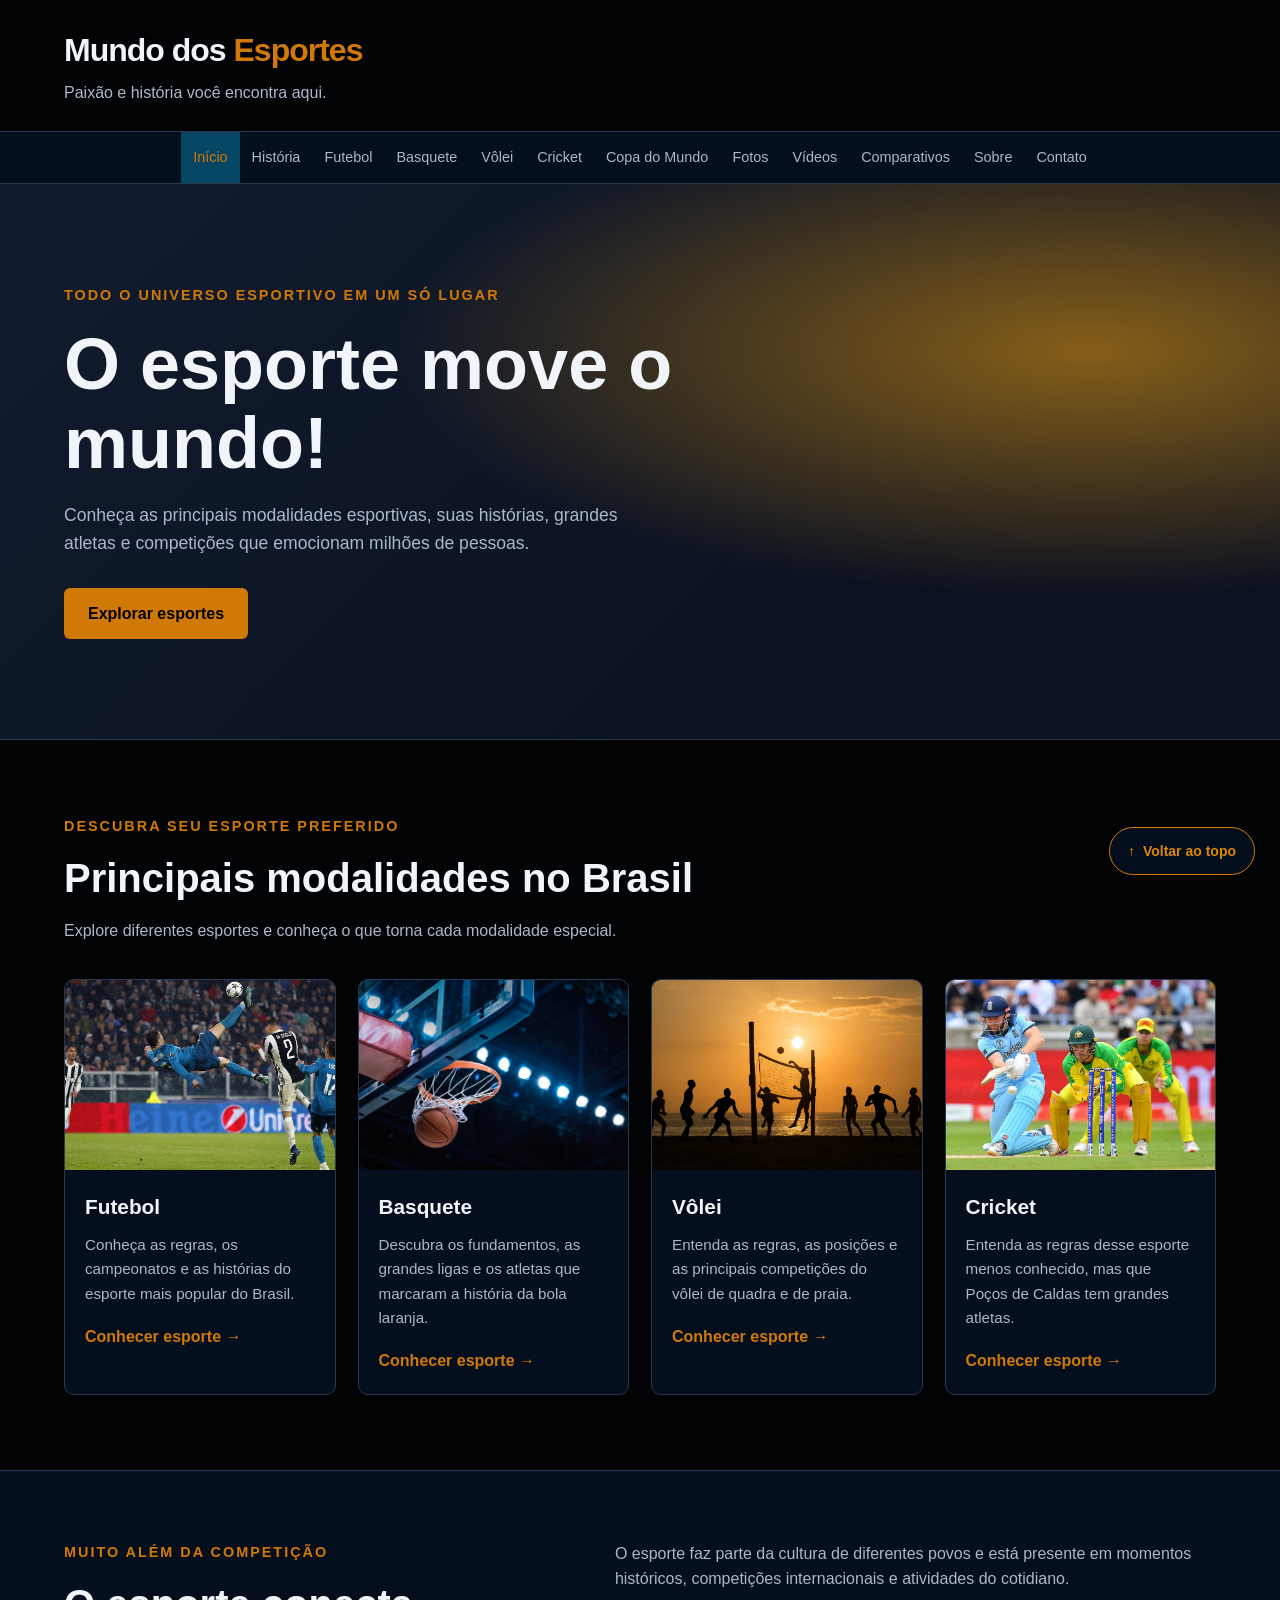
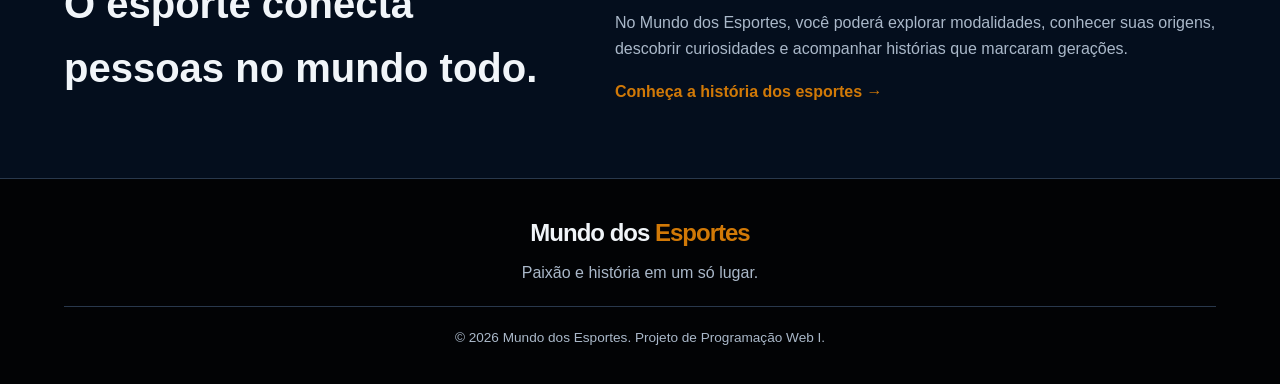
<file: index.html>
<!DOCTYPE html>
<html lang="pt-BR">
<head>
    <meta charset="UTF-8">
    <meta name="viewport" content="width=device-width, initial-scale=1.0">

    <title>Mundo dos Esportes </title>

    <meta name="description"
          content="Conheça diferentes modalidades esportivas, suas histórias, regras e algumas das principais competições.">

    <link rel="stylesheet" href="css/style.css">
</head>
<body id="topo">

    <!-- CABEÇALHO DO SITE -->
    <header class="cabecalho">
        <div class="container">
            <a class="logo" href="index.html">
                Mundo dos <span>Esportes</span>
            </a>

            <p class="subtitulo">
                Paixão e história você encontra aqui.
            </p>
        </div>
    </header>

    <!-- MENU DE NAVEGAÇÃO -->
    <nav class="menu" aria-label="Navegação principal">
        <div class="container">
            <ul class="menu-lista">
                <li><a href="index.html" aria-current="page">Início</a></li>
                <li><a href="introducao.html">História</a></li>
                <li><a href="futebol.html">Futebol</a></li>
                <li><a href="basquete.html">Basquete</a></li>
                <li><a href="volei.html">Vôlei</a></li>
                <li><a href="cricket.html">Cricket</a></li>
                <li><a href="copadomundo.html">Copa do Mundo</a></li>
                <li><a href="fotos.html">Fotos</a></li>
                <li><a href="videos.html">Vídeos</a></li>
                <li><a href="tabela.html">Comparativos</a></li>
                <li><a href="sobre.html">Sobre</a></li>
                <li><a href="formulario.html">Contato</a></li>
            </ul>
        </div>
    </nav>

    <!-- CONTEÚDO PRINCIPAL -->
    <main>

        <!-- BANNER DE DESTAQUE -->
        <section class="banner">
            <div class="container banner-conteudo">
                <p class="destaque">Todo o universo esportivo em um só lugar</p>

                <h2>
                    O esporte move o mundo!
                </h2>

                <p class="banner-texto">
                    Conheça as principais modalidades esportivas,
                    suas histórias, grandes atletas e competições
                    que emocionam milhões de pessoas.
                </p>

                <a href="#modalidades" class="botao">
                    Explorar esportes
                </a>
            </div>
        </section>

        <!-- MODALIDADES ESPORTIVAS -->
        <section class="modalidades" id="modalidades">
            <div class="container">

                <div class="titulo-secao">
                    <p class="destaque">Descubra seu esporte preferido</p>
                    <h2>Principais modalidades no Brasil</h2>
                    <p>
                        Explore diferentes esportes e conheça
                        o que torna cada modalidade especial.
                    </p>
                </div>

                <div class="cards">

                    <article class="card">
                        <img
                            src="imagens/cristiano.jpg"
                            alt="Cristiano Ronaldo minha nossa senhora"
                            loading="lazy">

                        <div class="card-conteudo">
                            <h3>Futebol</h3>
                            <p>
                                Conheça as regras, os campeonatos
                                e as histórias do esporte mais popular
                                do Brasil.
                            </p>
                            <a href="futebol.html" class="link-card">
                                Conhecer esporte →
                            </a>
                        </div>
                    </article>

                    <article class="card">
                        <img
                            src="imagens/basquete.jpg"
                            alt="Bola de basquete"
                            loading="lazy">

                        <div class="card-conteudo">
                            <h3>Basquete</h3>
                            <p>
                                Descubra os fundamentos, as grandes
                                ligas e os atletas que marcaram
                                a história da bola laranja.
                            </p>
                            <a href="basquete.html" class="link-card">
                                Conhecer esporte →
                            </a>
                        </div>
                    </article>

                    <article class="card">
                        <img
                            src="imagens/volei-de-praia.webp"
                            alt="Bola de vôlei durante uma partida"
                            loading="lazy">

                        <div class="card-conteudo">
                            <h3>Vôlei</h3>
                            <p>
                                Entenda as regras, as posições
                                e as principais competições
                                do vôlei de quadra e de praia.
                                                              

                            </p>
                            <a href="volei.html" class="link-card">
                                Conhecer esporte →
                            </a>
                        </div>
                    </article>

                    <article class="card">
                        <img
                            src="imagens/cricket.webp"
                            alt="Pessoas em uma partida de Cricket"
                            loading="lazy">

                        <div class="card-conteudo">
                            <h3>Cricket</h3>
                            <p>
                                Entenda as regras desse esporte menos conhecido, mas que Poços de Caldas tem grandes atletas.
                            </p>
                            <a href="cricket.html" class="link-card">
                                Conhecer esporte →
                            </a>
                        </div>
                    </article>

                </div>
            </div>
        </section>

        <!-- APRESENTAÇÃO DO SITE -->
        <section class="sobre-site">
            <div class="container sobre-conteudo">

                <div>
                    <p class="destaque">Muito além da competição</p>
                    <h2>O esporte conecta pessoas no mundo todo.</h2>
                </div>

                <div>
                    <p>
                        O esporte faz parte da cultura de diferentes
                        povos e está presente em momentos históricos,
                        competições internacionais e atividades do
                        cotidiano.
                    </p>

                    <p>
                        No Mundo dos Esportes, você poderá explorar
                        modalidades, conhecer suas origens, descobrir
                        curiosidades e acompanhar histórias que
                        marcaram gerações.
                    </p>

                    <a href="introducao.html" class="link-card">
                        Conheça a história dos esportes →
                    </a>
                </div>

            </div>
        </section>

    </main>

    <!-- RODAPÉ -->
    <footer class="rodape">
        <div class="container">
            <a class="logo" href="index.html">
                Mundo dos <span>Esportes</span>
            </a>

            <p>
                Paixão e história em um só lugar.
            </p>

            <p class="copyright">
                &copy; 2026 Mundo dos Esportes.
                Projeto de Programação Web I.
            </p>
        </div>
    </footer>
    
            <a href="#topo" class="voltar-topo" aria-label="Voltar para o topo da página">
                ↑ <span>Voltar ao topo</span>
            </a>



</body>
</html>
</file>
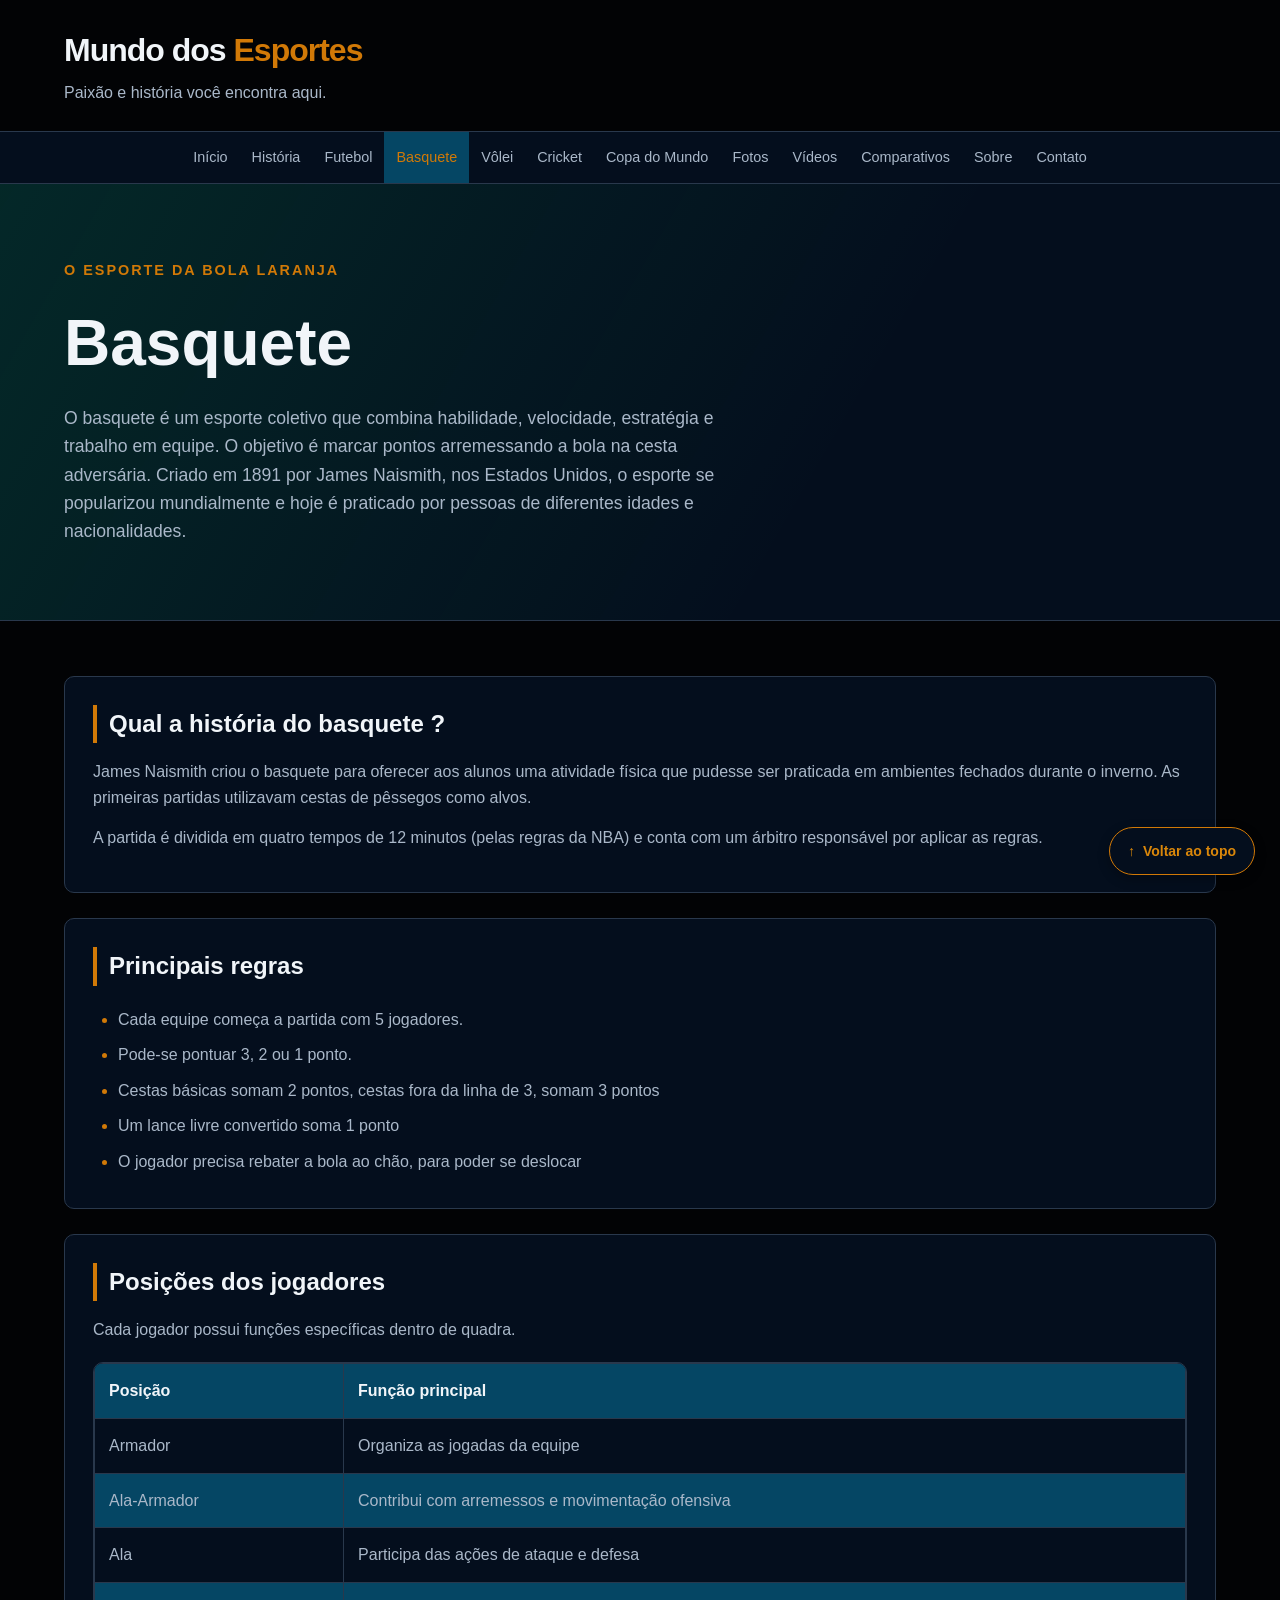
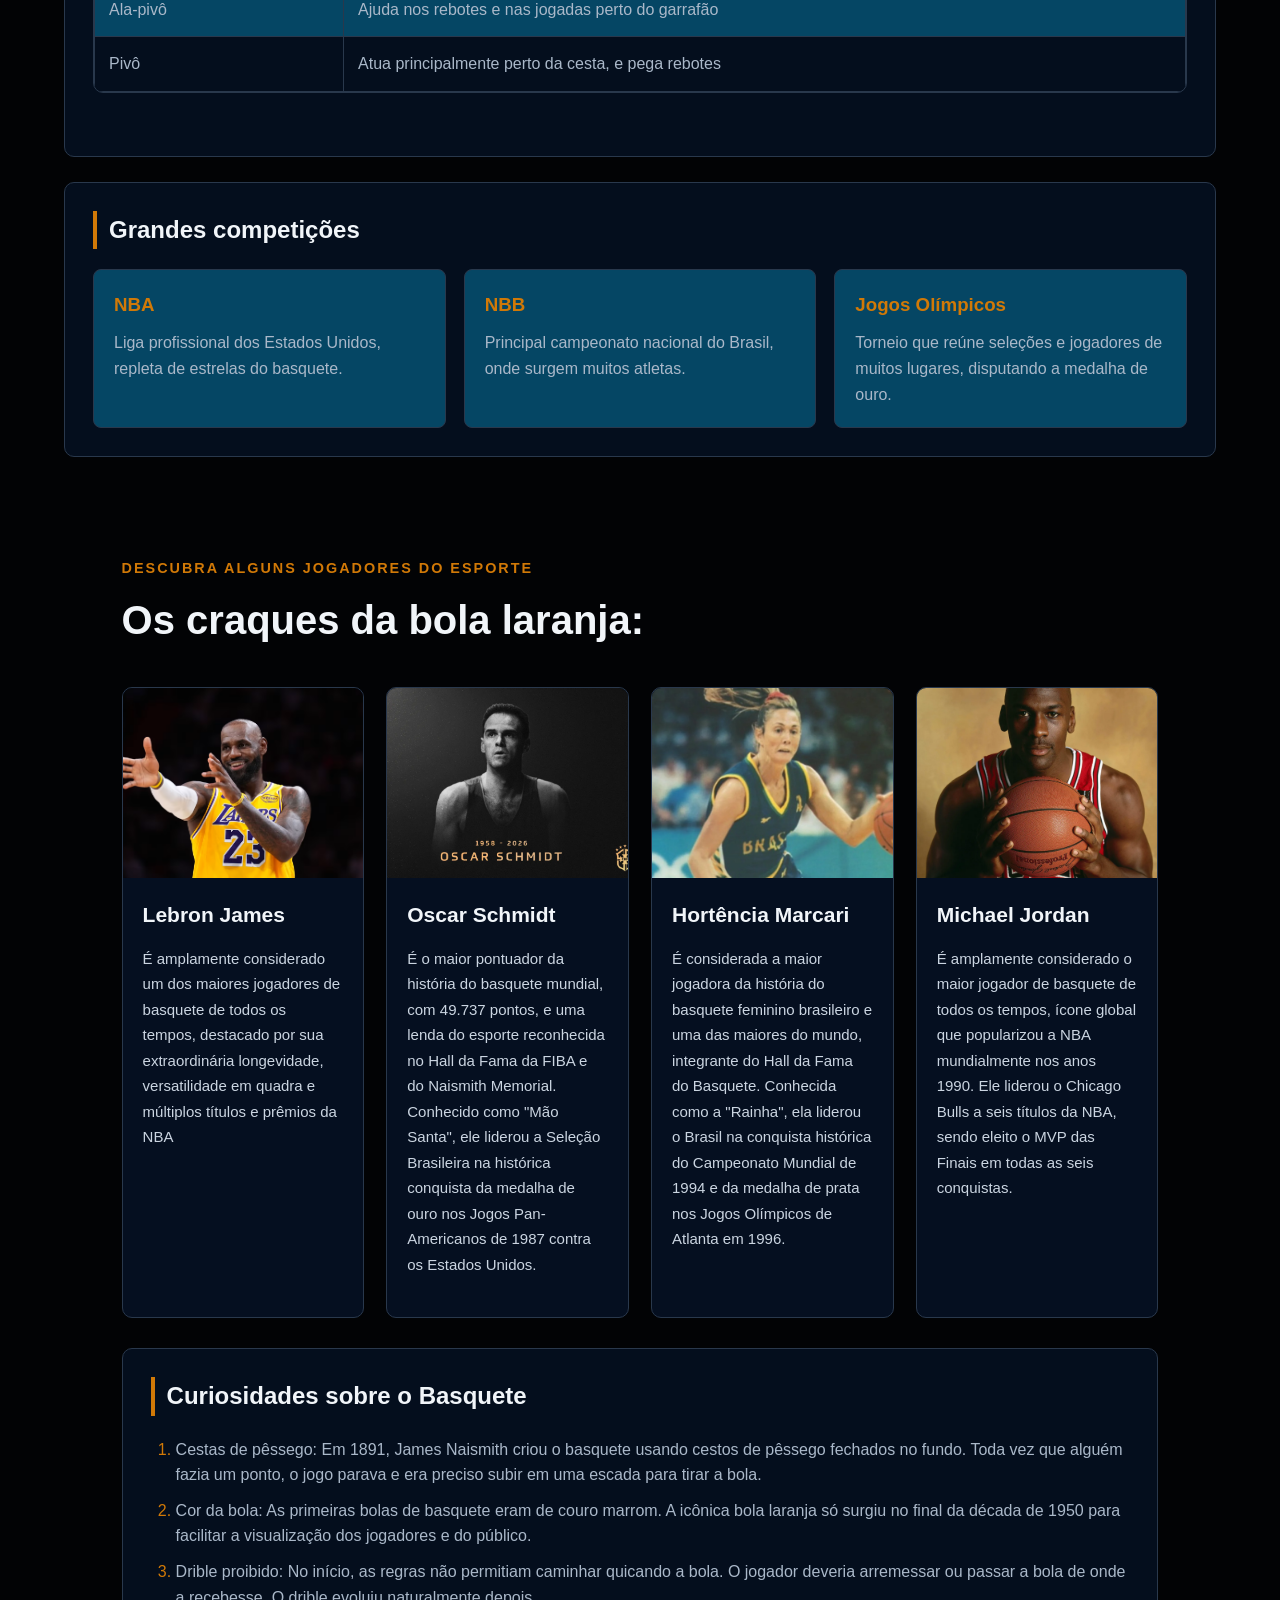
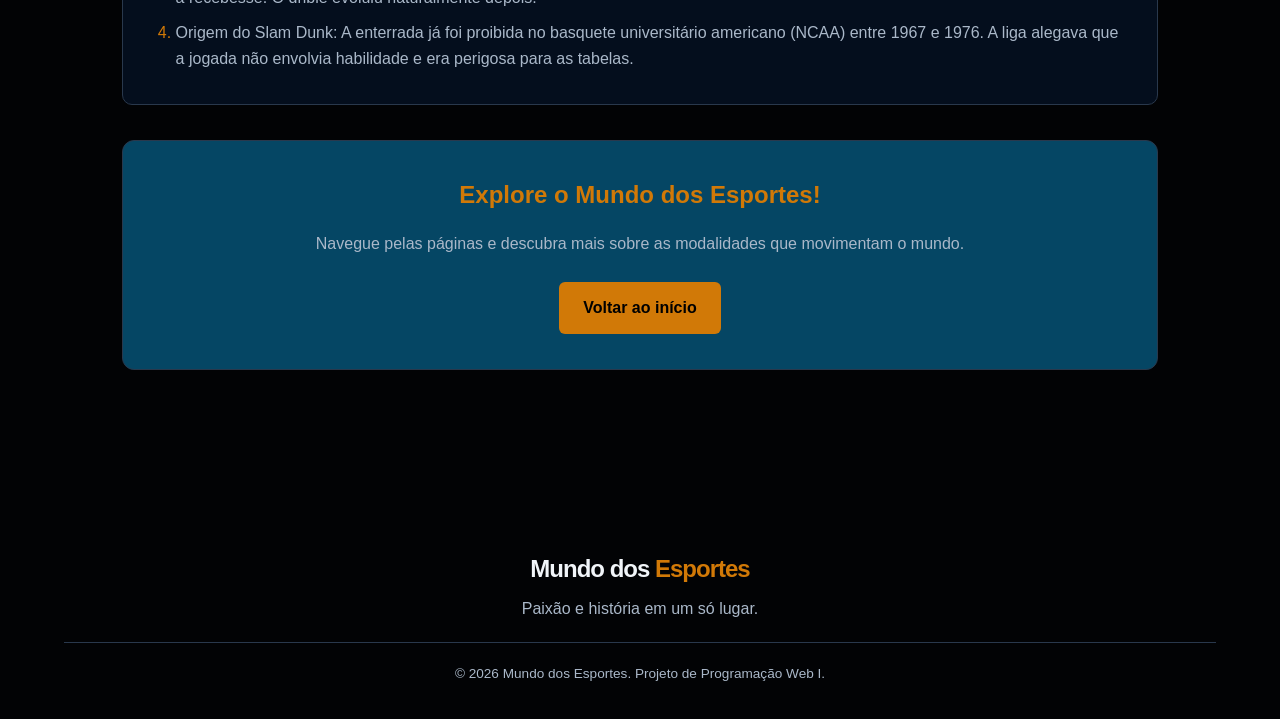
<file: basquete.html>
<!DOCTYPE html>
<html lang="pt-BR">
<head>
    <meta charset="UTF-8">
    <meta name="viewport" content="width=device-width, initial-scale=1.0">

    <title>Basquete | Mundo dos Esportes</title>

    <meta name="description"
          content="Conheça a história e as principais características do basquete.">

    <link rel="stylesheet" href="css/style.css">
</head>
<body id="topo">

    <!-- CABEÇALHO -->
    <header class="cabecalho">
        <div class="container">
            <a class="logo" href="index.html">
                Mundo dos <span>Esportes</span>
            </a>

            <p class="subtitulo">
                Paixão e história você encontra aqui.
            </p>
        </div>
    </header>

    <!-- MENU -->
    <nav class="menu" aria-label="Navegação principal">
        <div class="container">
            <ul class="menu-lista">
                <li><a href="index.html">Início</a></li>
                <li><a href="introducao.html">História</a></li>
                <li><a href="futebol.html">Futebol</a></li>
                <li><a href="basquete.html" aria-current="page">Basquete</a></li>
                <li><a href="volei.html">Vôlei</a></li>
                <li><a href="cricket.html">Cricket</a></li>
                <li><a href="copadomundo.html">Copa do Mundo</a></li>
                <li><a href="fotos.html">Fotos</a></li>
                <li><a href="videos.html">Vídeos</a></li>
                <li><a href="tabela.html">Comparativos</a></li>
                <li><a href="sobre.html">Sobre</a></li>
                <li><a href="formulario.html">Contato</a></li>
        </div>
    </nav>

    <!-- CONTEÚDO PRINCIPAL -->
    <main>

        <!-- APRESENTAÇÃO -->
        <section class="basquete-banner">
            <div class="container">
                <p class="destaque">O esporte da bola laranja</p>

                <h1>Basquete</h1>

                <p>
                    O basquete é um esporte coletivo que combina habilidade,
                    velocidade, estratégia e trabalho em equipe. O objetivo
                    é marcar pontos arremessando a bola na cesta adversária.
                
                    Criado em 1891 por James Naismith, nos Estados Unidos,
                    o esporte se popularizou mundialmente e hoje é praticado
                    por pessoas de diferentes idades e nacionalidades.    

                </p>
            </div>
        </section>

        <!-- INTRODUÇÃO -->
        <section class="secao-basquete">
            <div class="container">

                <article class="artigo-basquete">
                    <h2>Qual a história do basquete ?</h2>

                    <p>
                         James Naismith criou o basquete para oferecer aos
                        alunos uma atividade física que pudesse ser
                        praticada em ambientes fechados durante o inverno.
                        As primeiras partidas utilizavam cestas de pêssegos
                        como alvos.
                    </p>

                    <p>
                        A partida é dividida em quatro tempos de 12 minutos (pelas regras da NBA) e conta com
                        um árbitro responsável por aplicar as regras.
                    </p>
                </article>

                <article class="artigo-basquete">
                    <h2>Principais regras</h2>

                    <ul class="lista-basquete">
                        <li>Cada equipe começa a partida com 5 jogadores.</li>
                        <li>Pode-se pontuar 3, 2 ou 1 ponto.</li>
                        <li>Cestas básicas somam 2 pontos, cestas fora da linha de 3, somam 3 pontos</li>
                        <li>Um lance livre convertido soma 1 ponto</li>
                        <li>O jogador precisa rebater a bola ao chão, para poder se deslocar</li>
                    </ul>
                </article>

                <article class="artigo-basquete">
                    <h2>Posições dos jogadores</h2>

                    <p>
                        Cada jogador possui funções específicas
                        dentro de quadra.                       
                    </p>

                    <div class="tabela-responsiva">
                        <table class="tabela-basquete">
                            <thead>
                                <tr>
                                    <th>Posição</th>
                                    <th>Função principal</th>
                                </tr>
                            </thead>

                            <tbody>
                                <tr>
                                    <td>Armador</td>
                                    <td>Organiza as jogadas da equipe</td>
                                </tr>

                                <tr>
                                    <td>Ala-Armador</td>
                                    <td>Contribui com arremessos e movimentação ofensiva</td>
                                </tr>

                                <tr>
                                    <td>Ala</td>
                                    <td>Participa das ações de ataque e defesa</td>
                                </tr>

                                <tr>
                                    <td>Ala-pivô</td>
                                    <td>Ajuda nos rebotes e nas jogadas perto do garrafão</td>
                                </tr>
                                <tr>
                                    <td>Pivô</td>
                                    <td>Atua principalmente perto da cesta, e pega rebotes</td>
                                </tr>
                            </tbody>
                        </table>
                    </div>
                </article>

                <article class="artigo-basquete">
                    <h2>Grandes competições</h2>

                    <div class="competicoes-grid">

                        <section class="competicao">
                            <h3>NBA</h3>
                            <p>
                                Liga profissional dos Estados Unidos, repleta de estrelas do basquete.
                            </p>
                        </section>

                        <section class="competicao">
                            <h3>NBB</h3>
                            <p>
                                Principal campeonato nacional do Brasil,
                                onde surgem muitos atletas.
                            
                            </p>
                        </section>

                        <section class="competicao">
                            <h3>Jogos Olímpicos</h3>
                            <p>
                                Torneio que reúne seleções e jogadores de muitos lugares, disputando a medalha de ouro.
                            </p>
                        </section>

                    </div>
                </article>

                <section class="modalidades" id="modalidades">
            <div class="container">
               <div class="titulo-secao">
                    <p class="destaque">Descubra alguns jogadores do esporte</p>
                    <h2>Os craques da bola laranja: </h2>
                    
                </div>
                <section class="times">
                <article class="card-time">
                        <img
                        src="imagens/x5pvnc2jazrnlv4uktfv.avif"
                        alt="Jogador Lebron James"
                         >

                        <div class="card-time-conteudo">
                        <h2>Lebron James</h2>

                         <p>
                            É amplamente considerado um dos maiores jogadores de basquete de todos os tempos,
                            destacado por sua extraordinária longevidade,
                            versatilidade em quadra e múltiplos títulos e prêmios da NBA
                         </p>

            </div>
                </article>
                <article class="card-time">
                        <img
                        src="imagens/Oscar_Oficial_Site_918dac9bf6.webp"
                        alt="Jogador Oscar Schmidt"
                         >

                        <div class="card-time-conteudo">
                        <h2>Oscar Schmidt</h2>

                         <p>
                            É o maior pontuador da história do basquete mundial, 
                            com 49.737 pontos, e uma lenda do esporte reconhecida
                            no Hall da Fama da FIBA e do Naismith Memorial. 
                            Conhecido como "Mão Santa", 
                            ele liderou a Seleção Brasileira na histórica 
                            conquista da medalha de ouro nos Jogos Pan-Americanos de 1987 contra os Estados Unidos.
                         </p>

            </div>
                </article>
                <article class="card-time">
                        <img
                        src="imagens/hortencia.jpg"
                        alt="Hortência Marcari"
                         >

                        <div class="card-time-conteudo">
                        <h2>Hortência Marcari</h2>

                         <p>
                            É considerada a maior jogadora da história do basquete feminino brasileiro
                            e uma das maiores do mundo, integrante do Hall da Fama do Basquete.
                            Conhecida como a "Rainha", ela liderou o Brasil na conquista histórica
                            do Campeonato Mundial de 1994 e da medalha de prata nos Jogos Olímpicos de Atlanta em 1996.
                         </p>

            </div>
                </article>
                <article class="card-time">
                        <img
                        src="imagens/m_jordan.webp"
                        alt="Michael Jordan"
                         >

                        <div class="card-time-conteudo">
                        <h2>Michael Jordan</h2>

                         <p>
                            É amplamente considerado o maior jogador de basquete de todos os tempos,
                            ícone global que popularizou a NBA mundialmente nos anos 1990.
                            Ele liderou o Chicago Bulls a seis títulos da NBA, 
                            sendo eleito o MVP das Finais em todas as seis conquistas.
                         </p>

            </div>
                </article>
                </section>    

                <article class="artigo-basquete">
                    <h2>Curiosidades sobre o Basquete</h2>

                    <ol class="lista-basquete">
                        <li>Cestas de pêssego: Em 1891, James Naismith criou o basquete usando cestos de pêssego fechados no fundo. Toda vez que alguém fazia um ponto, o jogo parava e era preciso subir em uma escada para tirar a bola.</li>
                        <li>Cor da bola: As primeiras bolas de basquete eram de couro marrom. A icônica bola laranja só surgiu no final da década de 1950 para facilitar a visualização dos jogadores e do público.</li>
                        <li>Drible proibido: No início, as regras não permitiam caminhar quicando a bola. O jogador deveria arremessar ou passar a bola de onde a recebesse. O drible evoluiu naturalmente depois.</li>
                        <li>Origem do Slam Dunk: A enterrada já foi proibida no basquete universitário americano (NCAA) entre 1967 e 1976. A liga alegava que a jogada não envolvia habilidade e era perigosa para as tabelas.</li>
                    </ol>
                </article>

                <div class="sobre-convite">
                    <h2>Explore o Mundo dos Esportes!</h2>
                    <p>
                        Navegue pelas páginas e descubra mais sobre
                        as modalidades que movimentam o mundo.
                    </p>
                    <a href="index.html" class="botao">Voltar ao início</a>
                </div>

            </div>
        </section>

    </main>

    <!-- RODAPÉ -->
    <footer class="rodape">
        <div class="container">
            <a class="logo" href="index.html">
                Mundo dos <span>Esportes</span>
            </a>

            <p>
                Paixão e história em um só lugar.
            </p>

            <p class="copyright">
                &copy; 2026 Mundo dos Esportes.
                Projeto de Programação Web I.
            </p>
        </div>
    </footer>

            <a href="#topo" class="voltar-topo" aria-label="Voltar para o topo da página">
                ↑ <span>Voltar ao topo</span>
            </a>

</body>
</html>
</file>
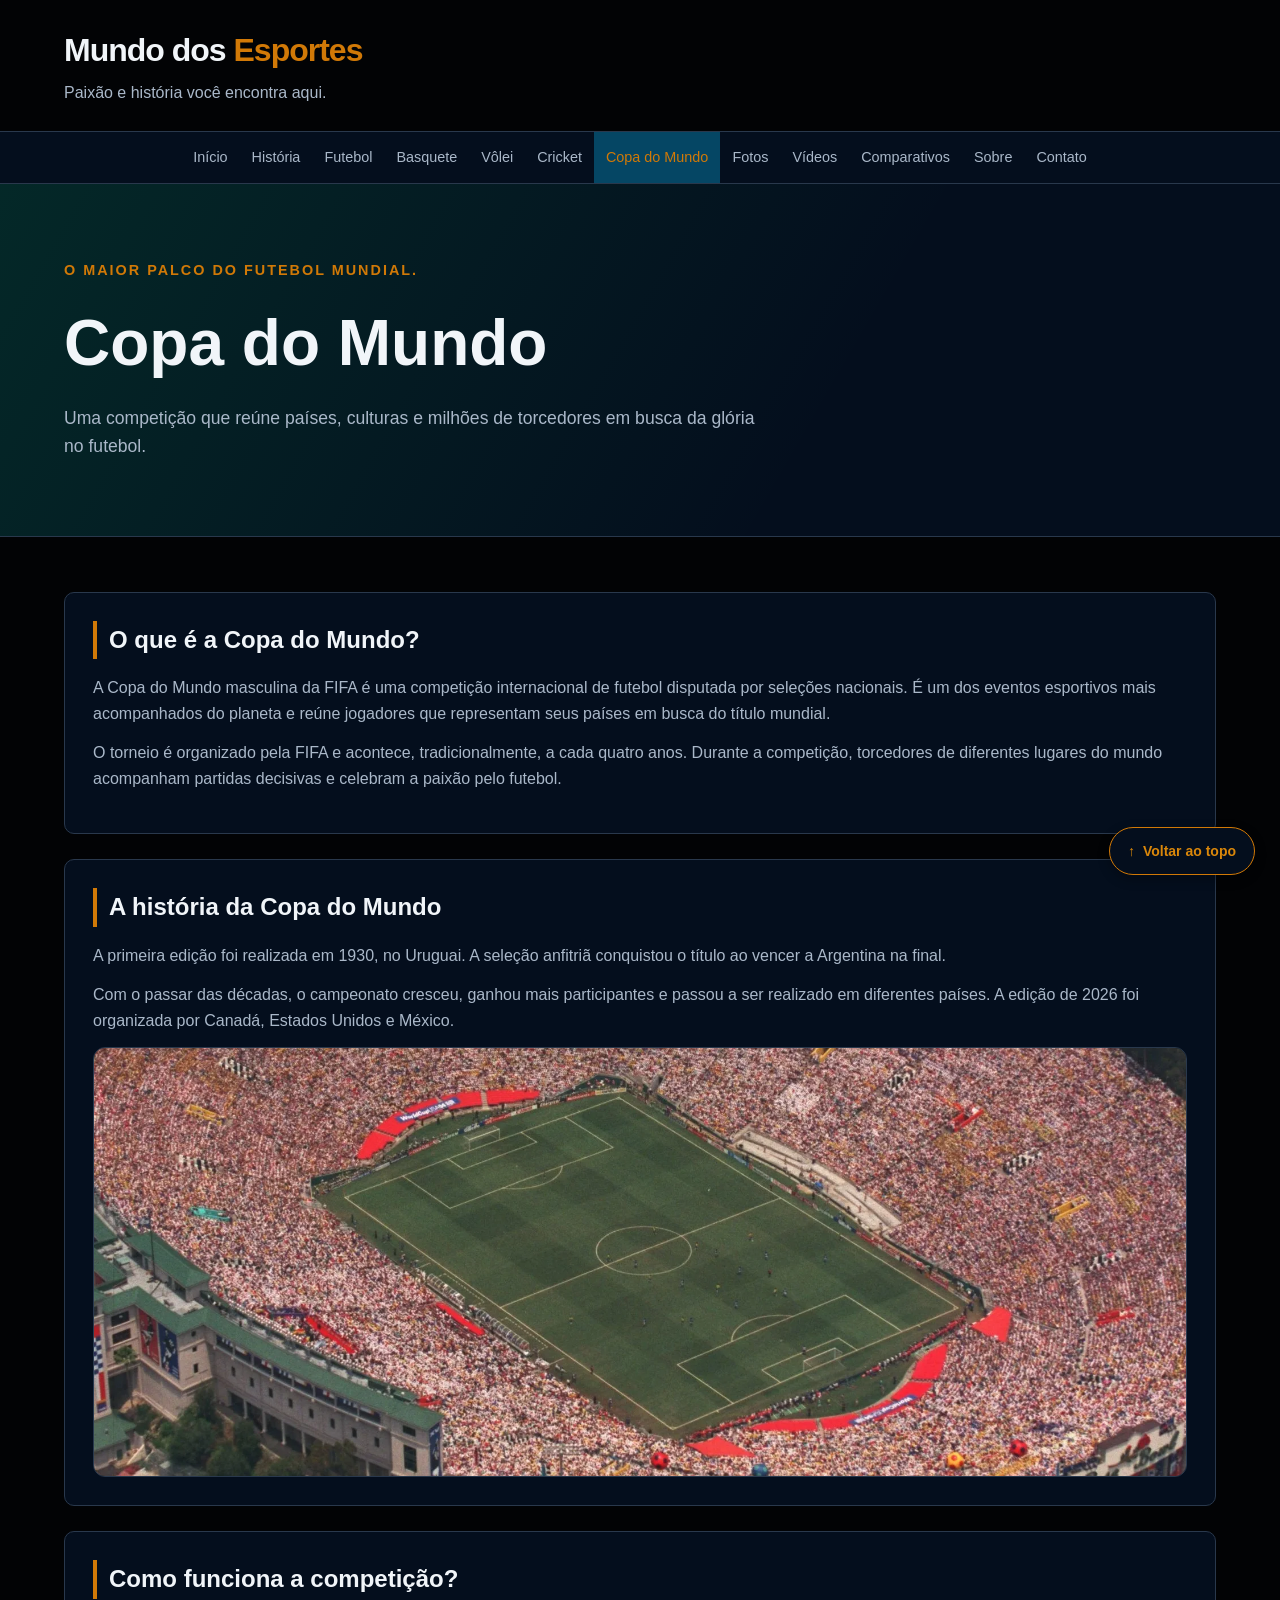
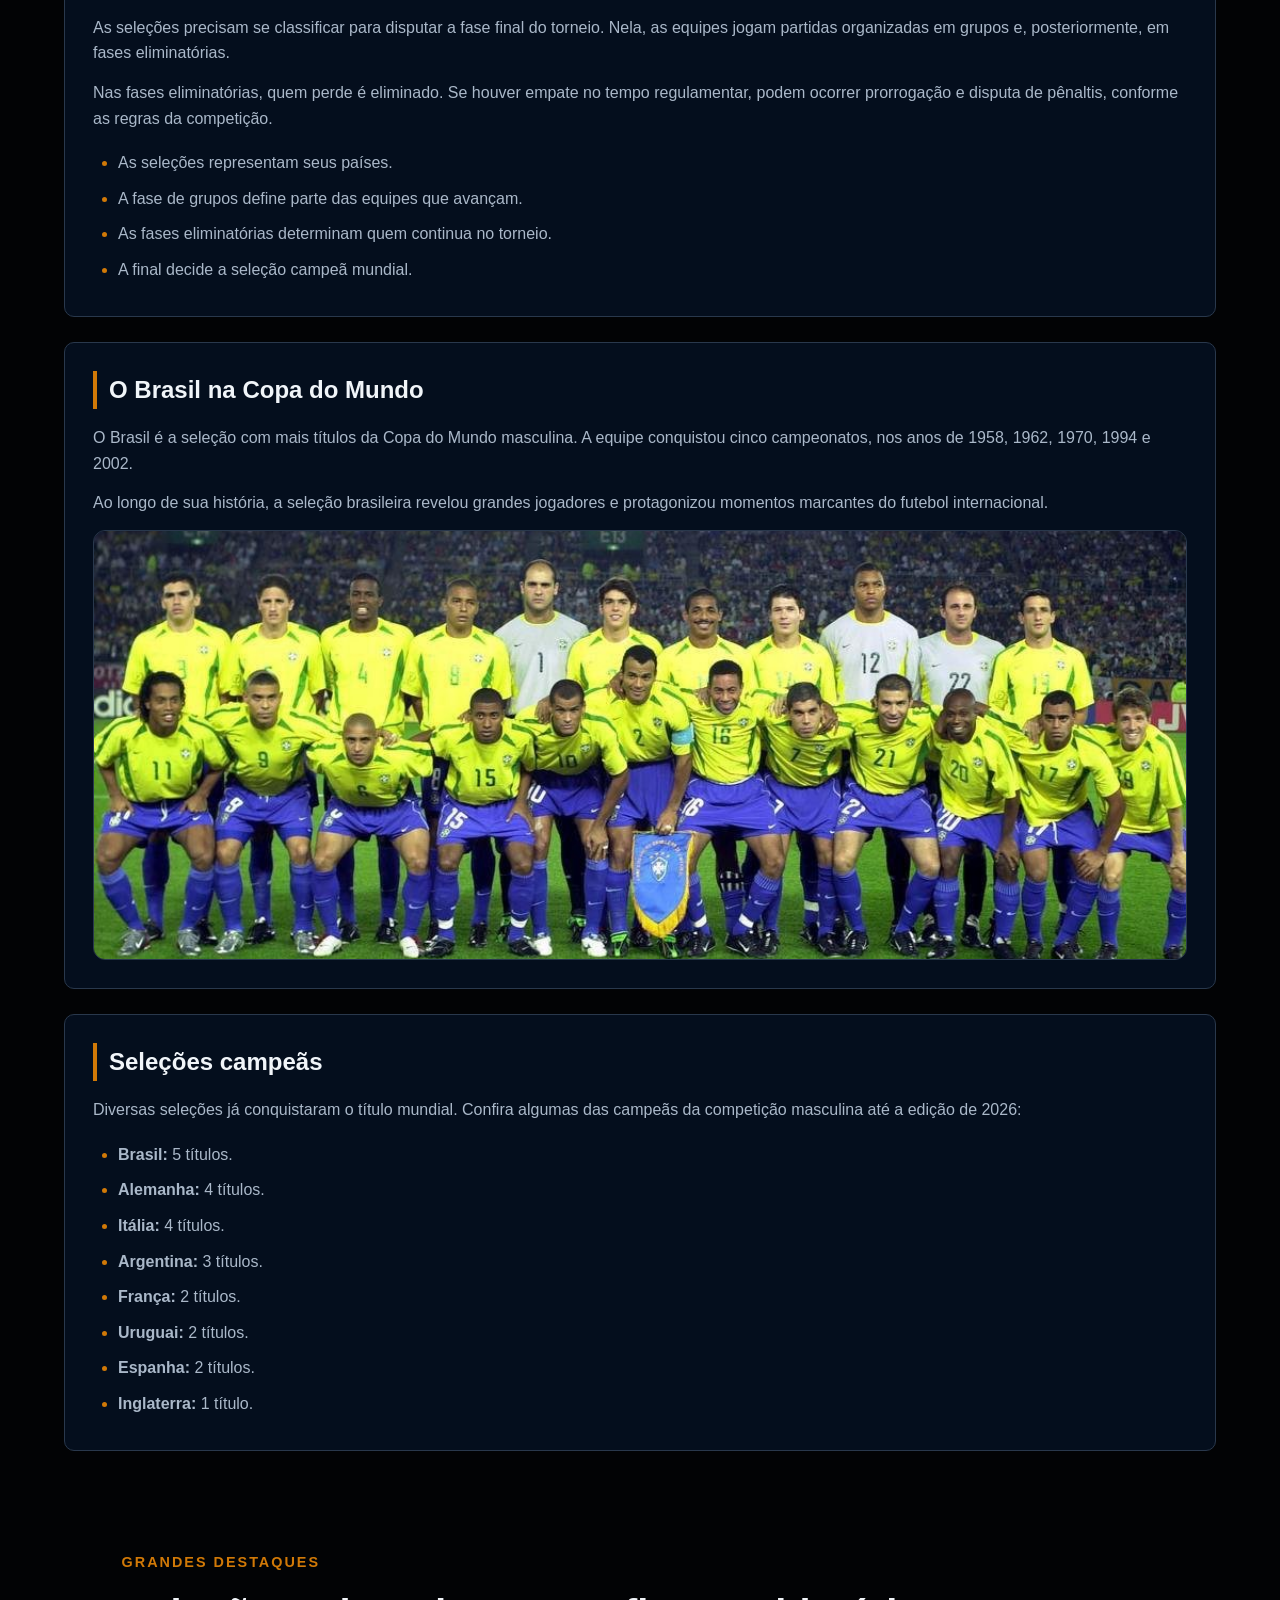
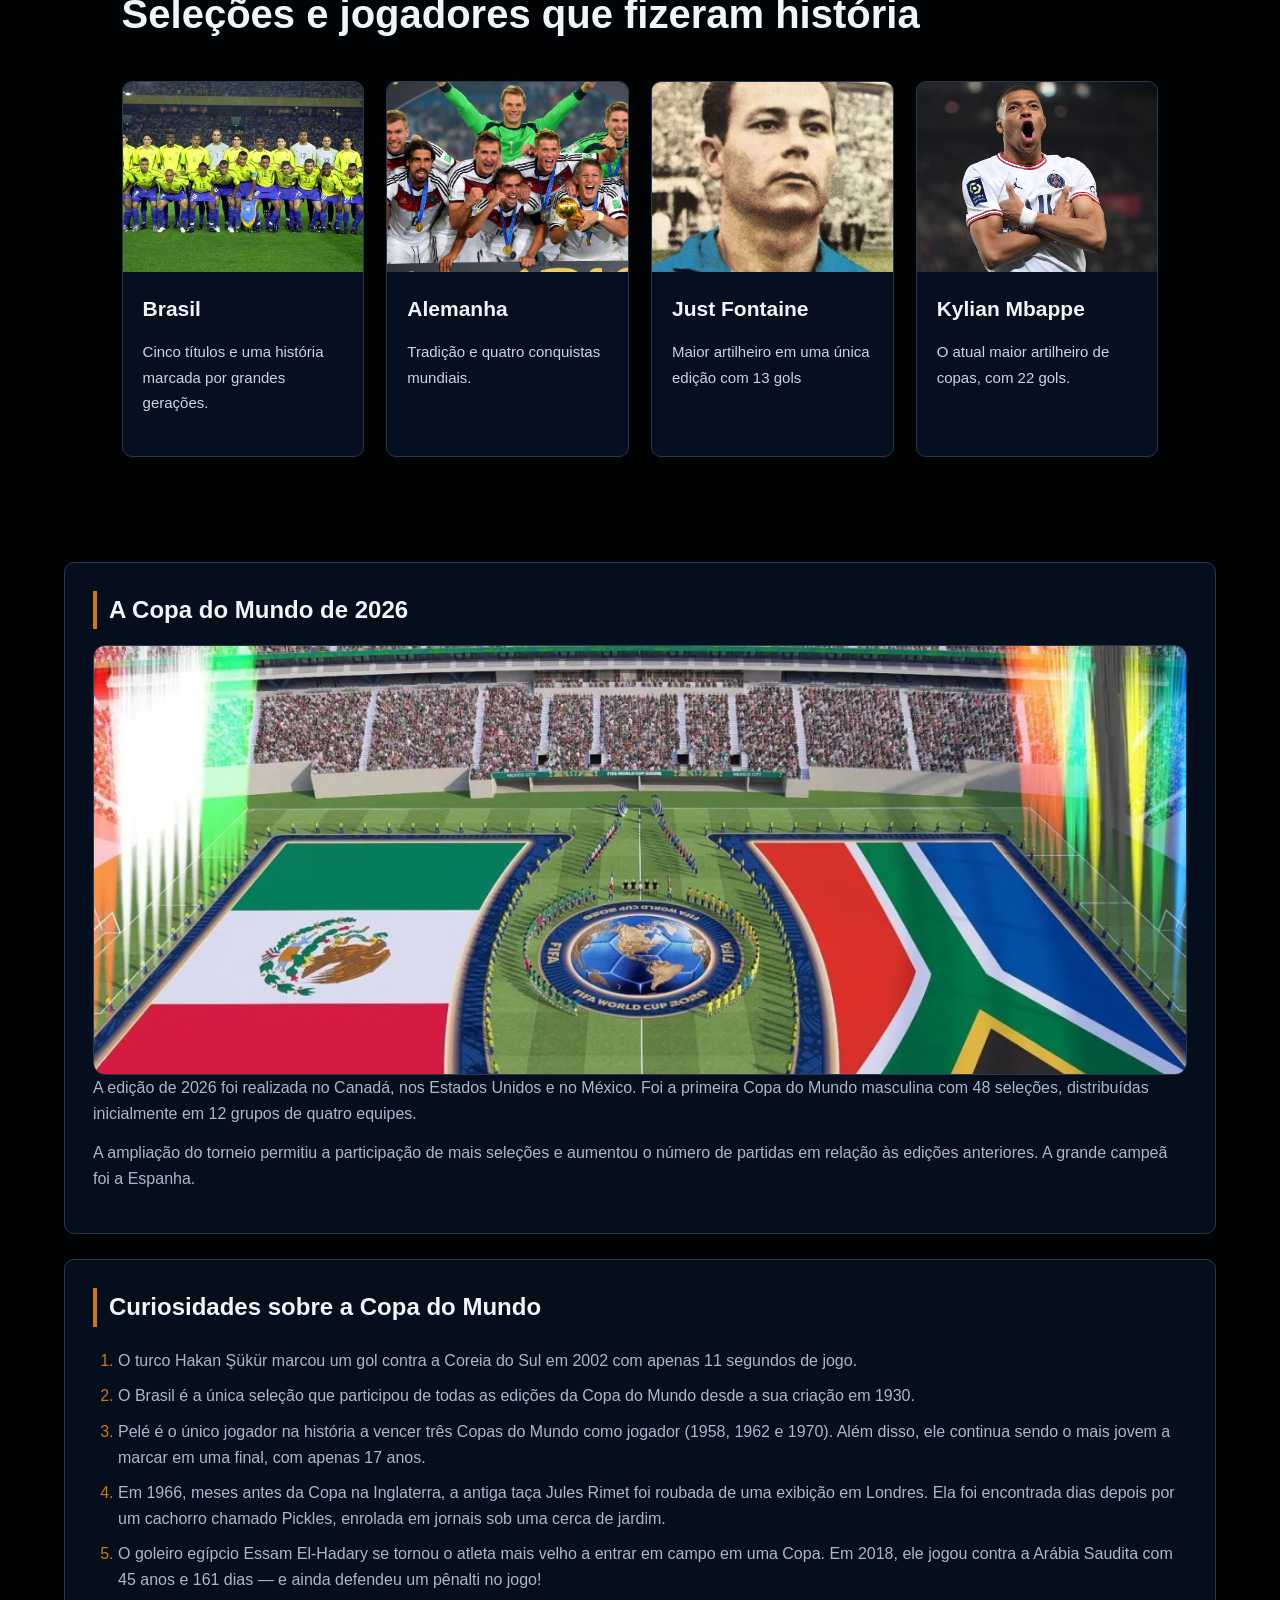
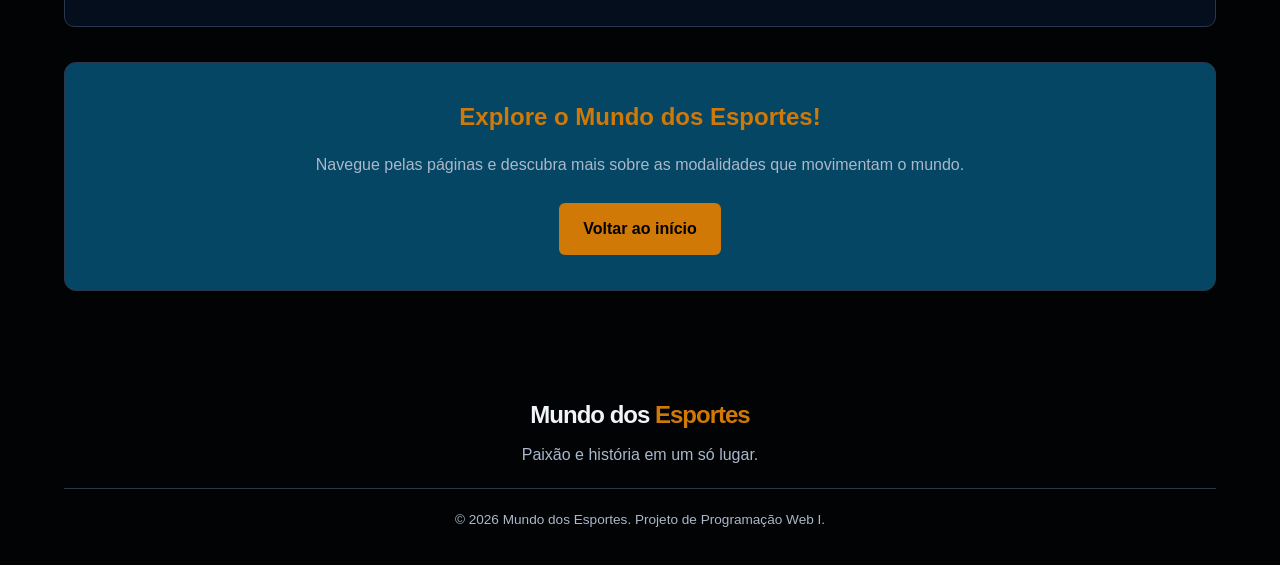
<file: copadomundo.html>
<!DOCTYPE html>
<html lang="pt-BR">

<head>
    <meta charset="UTF-8">
    <meta name="viewport" content="width=device-width, initial-scale=1.0">

    <title>Copa do Mundo | Mundo dos Esportes</title>

    <meta name="description"
          content="Conheça a história, as seleções campeãs, os formatos e as curiosidades da Copa do Mundo.">

    <link rel="stylesheet" href="css/style.css">
</head>

<body id="topo">

    <!-- CABEÇALHO -->
    <header class="cabecalho">
        <div class="container">

            <a class="logo" href="index.html">
                Mundo dos <span>Esportes</span>
            </a>

            <p class="subtitulo">
                Paixão e história você encontra aqui.
            </p>

        </div>
    </header>

    <!-- MENU -->
    <nav class="menu" aria-label="Navegação principal">
        <div class="container">
            <ul class="menu-lista">
                <li><a href="index.html">Início</a></li>
                <li><a href="introducao.html">História</a></li>
                <li><a href="futebol.html">Futebol</a></li>
                <li><a href="basquete.html">Basquete</a></li>
                <li><a href="volei.html">Vôlei</a></li>
                <li><a href="cricket.html">Cricket</a></li>
                <li><a href="copadomundo.html" aria-current="page">Copa do Mundo</a></li>
                <li><a href="fotos.html">Fotos</a></li>
                <li><a href="videos.html">Vídeos</a></li>
                <li><a href="tabela.html">Comparativos</a></li>
                <li><a href="sobre.html">Sobre</a></li>
                <li><a href="formulario.html">Contato</a></li>
            </ul>
        </div>
    </nav>

    <!-- CONTEÚDO PRINCIPAL -->
    <main>

        <!-- APRESENTAÇÃO -->
        <section class="cricket-banner">
            <div class="container">

                <p class="destaque">
                    O maior palco do futebol mundial.
                </p>

                <h1>Copa do Mundo</h1>

                <p>
                    Uma competição que reúne países, culturas e milhões
                    de torcedores em busca da glória no futebol.
                </p>

            </div>
        </section>

        <!-- INTRODUÇÃO -->
        <section class="secao-cricket">
            <div class="container">

                <article class="artigo-cricket">
                    <h2>O que é a Copa do Mundo?</h2>

                    <p>
                        A Copa do Mundo masculina da FIFA é uma competição
                        internacional de futebol disputada por seleções
                        nacionais. É um dos eventos esportivos mais
                        acompanhados do planeta e reúne jogadores que
                        representam seus países em busca do título mundial.
                    </p>

                    <p>
                        O torneio é organizado pela FIFA e acontece,
                        tradicionalmente, a cada quatro anos. Durante a
                        competição, torcedores de diferentes lugares do
                        mundo acompanham partidas decisivas e celebram
                        a paixão pelo futebol.
                    </p>

                </article>

                <article class="artigo-cricket">
                    <h2>A história da Copa do Mundo</h2>

                    <p>
                        A primeira edição foi realizada em 1930, no
                        Uruguai. A seleção anfitriã conquistou o título
                        ao vencer a Argentina na final.
                    </p>

                    <p>
                        Com o passar das décadas, o campeonato cresceu,
                        ganhou mais participantes e passou a ser realizado
                        em diferentes países. A edição de 2026 foi
                        organizada por Canadá, Estados Unidos e México.
                    </p>

                    <img
                        src="imagens/blt4a652e6c44c2e91c.webp"
                        alt="Estádio de futebol durante uma partida internacional"
                        class="imagem-intro"
                        loading="lazy"
                    >
                </article>

                <article class="artigo-cricket">
                    <h2>Como funciona a competição?</h2>

                    <p>
                        As seleções precisam se classificar para disputar
                        a fase final do torneio. Nela, as equipes jogam
                        partidas organizadas em grupos e, posteriormente,
                        em fases eliminatórias.
                    </p>

                    <p>
                        Nas fases eliminatórias, quem perde é eliminado.
                        Se houver empate no tempo regulamentar, podem
                        ocorrer prorrogação e disputa de pênaltis,
                        conforme as regras da competição.
                    </p>

                    <ul class="lista-cricket">
                        <li>As seleções representam seus países.</li>
                        <li>A fase de grupos define parte das equipes que avançam.</li>
                        <li>As fases eliminatórias determinam quem continua no torneio.</li>
                        <li>A final decide a seleção campeã mundial.</li>
                    </ul>

                </article>

                <article class="artigo-cricket">
                    <h2>O Brasil na Copa do Mundo</h2>

                    <p>
                        O Brasil é a seleção com mais títulos da Copa do
                        Mundo masculina. A equipe conquistou cinco
                        campeonatos, nos anos de 1958, 1962, 1970, 1994
                        e 2002.
                    </p>

                    <p>
                        Ao longo de sua história, a seleção brasileira
                        revelou grandes jogadores e protagonizou momentos
                        marcantes do futebol internacional.
                    </p>

                    <img
                        src="imagens/25637871.jpg"
                        alt="Seleção brasileira de futebol em campo"
                        class="imagem-intro"
                        loading="lazy"
                    >

                </article>

                <article class="artigo-cricket">
                    <h2>Seleções campeãs</h2>

                    <p>
                        Diversas seleções já conquistaram o título
                        mundial. Confira algumas das campeãs da
                        competição masculina até a edição de 2026:
                    </p>

                    <ul class="lista-cricket">
                        <li><strong>Brasil:</strong> 5 títulos.</li>
                        <li><strong>Alemanha:</strong> 4 títulos.</li>
                        <li><strong>Itália:</strong> 4 títulos.</li>
                        <li><strong>Argentina:</strong> 3 títulos.</li>
                        <li><strong>França:</strong> 2 títulos.</li>
                        <li><strong>Uruguai:</strong> 2 títulos.</li>
                        <li><strong>Espanha:</strong> 2 títulos.</li>
                        <li><strong>Inglaterra:</strong> 1 título.</li>
                    </ul>

                </article>

                <!-- CARDS DE SELEÇÕES -->
                <section class="modalidades" id="selecoes">
                    <div class="container">

                        <div class="titulo-secao">
                            <p class="destaque">Grandes destaques</p>
                            <h2>Seleções e jogadores que fizeram história</h2>
                        </div>

                        <section class="times">

                            <article class="card-time">
                                <img
                                    src="imagens/25637871.jpg"
                                    alt="Seleção brasileira de futebol"
                                    loading="lazy"
                                >

                                <div class="card-time-conteudo">
                                    <h2>Brasil</h2>
                                    <p>
                                        Cinco títulos e uma história
                                        marcada por grandes gerações.
                                    </p>
                                </div>
                            </article>

                            <article class="card-time">
                                <img
                                    src="imagens/jogadores-comemoram-no-maracana-o-tetracampeonato-da-selecao-da-alemanha-conquistado-no-dia-13-de-julho-de-2014-1626187361447_v2_1x1.jpg"
                                    alt="Seleção alemã de futebol"
                                    loading="lazy"
                                >

                                <div class="card-time-conteudo">
                                    <h2>Alemanha</h2>
                                    <p>
                                        Tradição e quatro conquistas
                                        mundiais.
                                    </p>
                                </div>
                            </article>

                            <article class="card-time">
                                <img
                                    src="imagens/Just_Fontaine_en_1958.jpg"
                                    alt="Just Fontaine"
                                    loading="lazy"
                                >

                                <div class="card-time-conteudo">
                                    <h2>Just Fontaine</h2>
                                    <p>
                                        Maior artilheiro em uma única edição com 13 gols
                                    </p>
                                </div>
                            </article>

                            <article class="card-time">
                                <img
                                    src="imagens/kylian-mbappe-comemora-um-de-seus-gols-pelo-psg-contra-o-strasbourg-no-campeonato-frances-1651264826992_v2_4x3.jpg"
                                    alt="Kylian Mbappe"
                                    loading="lazy"
                                >

                                <div class="card-time-conteudo">
                                    <h2>Kylian Mbappe</h2>
                                    <p>
                                        O atual maior artilheiro de copas,
                                        com 22 gols.
                                    </p>
                                </div>
                            </article>

                        </section>
                    </div>
                </section>

                <article class="artigo-cricket">
                    <h2>A Copa do Mundo de 2026</h2>

                    <img
                        src="imagens/Fifa-anuncia-mudancas-na-entrada-das-selecoes-para-a-Copa.webp"
                        alt="Estádio preparado para uma partida de futebol"
                        class="imagem-intro"
                        loading="lazy"
                    >

                    <p>
                        A edição de 2026 foi realizada no Canadá,
                        nos Estados Unidos e no México. Foi a primeira
                        Copa do Mundo masculina com 48 seleções,
                        distribuídas inicialmente em 12 grupos de
                        quatro equipes.
                    </p>

                    <p>
                        A ampliação do torneio permitiu a participação
                        de mais seleções e aumentou o número de partidas
                        em relação às edições anteriores. A grande campeã foi a Espanha.
                    </p>

                </article>

                <article class="artigo-cricket">
                    <h2>Curiosidades sobre a Copa do Mundo</h2>

                    <ol class="lista-cricket">
                        <li>O turco Hakan Şükür marcou um gol contra a Coreia do Sul em 2002 com apenas 11 segundos de jogo.</li>
                        <li>O Brasil é a única seleção que participou de todas as edições da Copa do Mundo desde a sua criação em 1930.</li>
                        <li>Pelé é o único jogador na história a vencer três Copas do Mundo como jogador (1958, 1962 e 1970). Além disso, ele continua sendo o mais jovem a marcar em uma final, com apenas 17 anos.</li>
                        <li>Em 1966, meses antes da Copa na Inglaterra, a antiga taça Jules Rimet foi roubada de uma exibição em Londres. Ela foi encontrada dias depois por um cachorro chamado Pickles, enrolada em jornais sob uma cerca de jardim.</li>
                        <li>O goleiro egípcio Essam El-Hadary se tornou o atleta mais velho a entrar em campo em uma Copa. Em 2018, ele jogou contra a Arábia Saudita com 45 anos e 161 dias — e ainda defendeu um pênalti no jogo!</li>
                    </ol>

                </article>

                <div class="sobre-convite">
                    <h2>Explore o Mundo dos Esportes!</h2>
                    <p>
                        Navegue pelas páginas e descubra mais sobre
                        as modalidades que movimentam o mundo.
                    </p>
                    <a href="index.html" class="botao">Voltar ao início</a>
                </div>

            </div>
        </section>

    </main>

    <!-- RODAPÉ -->
    <footer class="rodape">
        <div class="container">

            <a class="logo" href="index.html">
                Mundo dos <span>Esportes</span>
            </a>

            <p>
                Paixão e história em um só lugar.
            </p>

            <p class="copyright">
                &copy; 2026 Mundo dos Esportes.
                Projeto de Programação Web I.
            </p>

        </div>
    </footer>

         <a href="#topo" class="voltar-topo" aria-label="Voltar para o topo da página">
                ↑ <span>Voltar ao topo</span>
        </a>

</body>
</html>
</file>
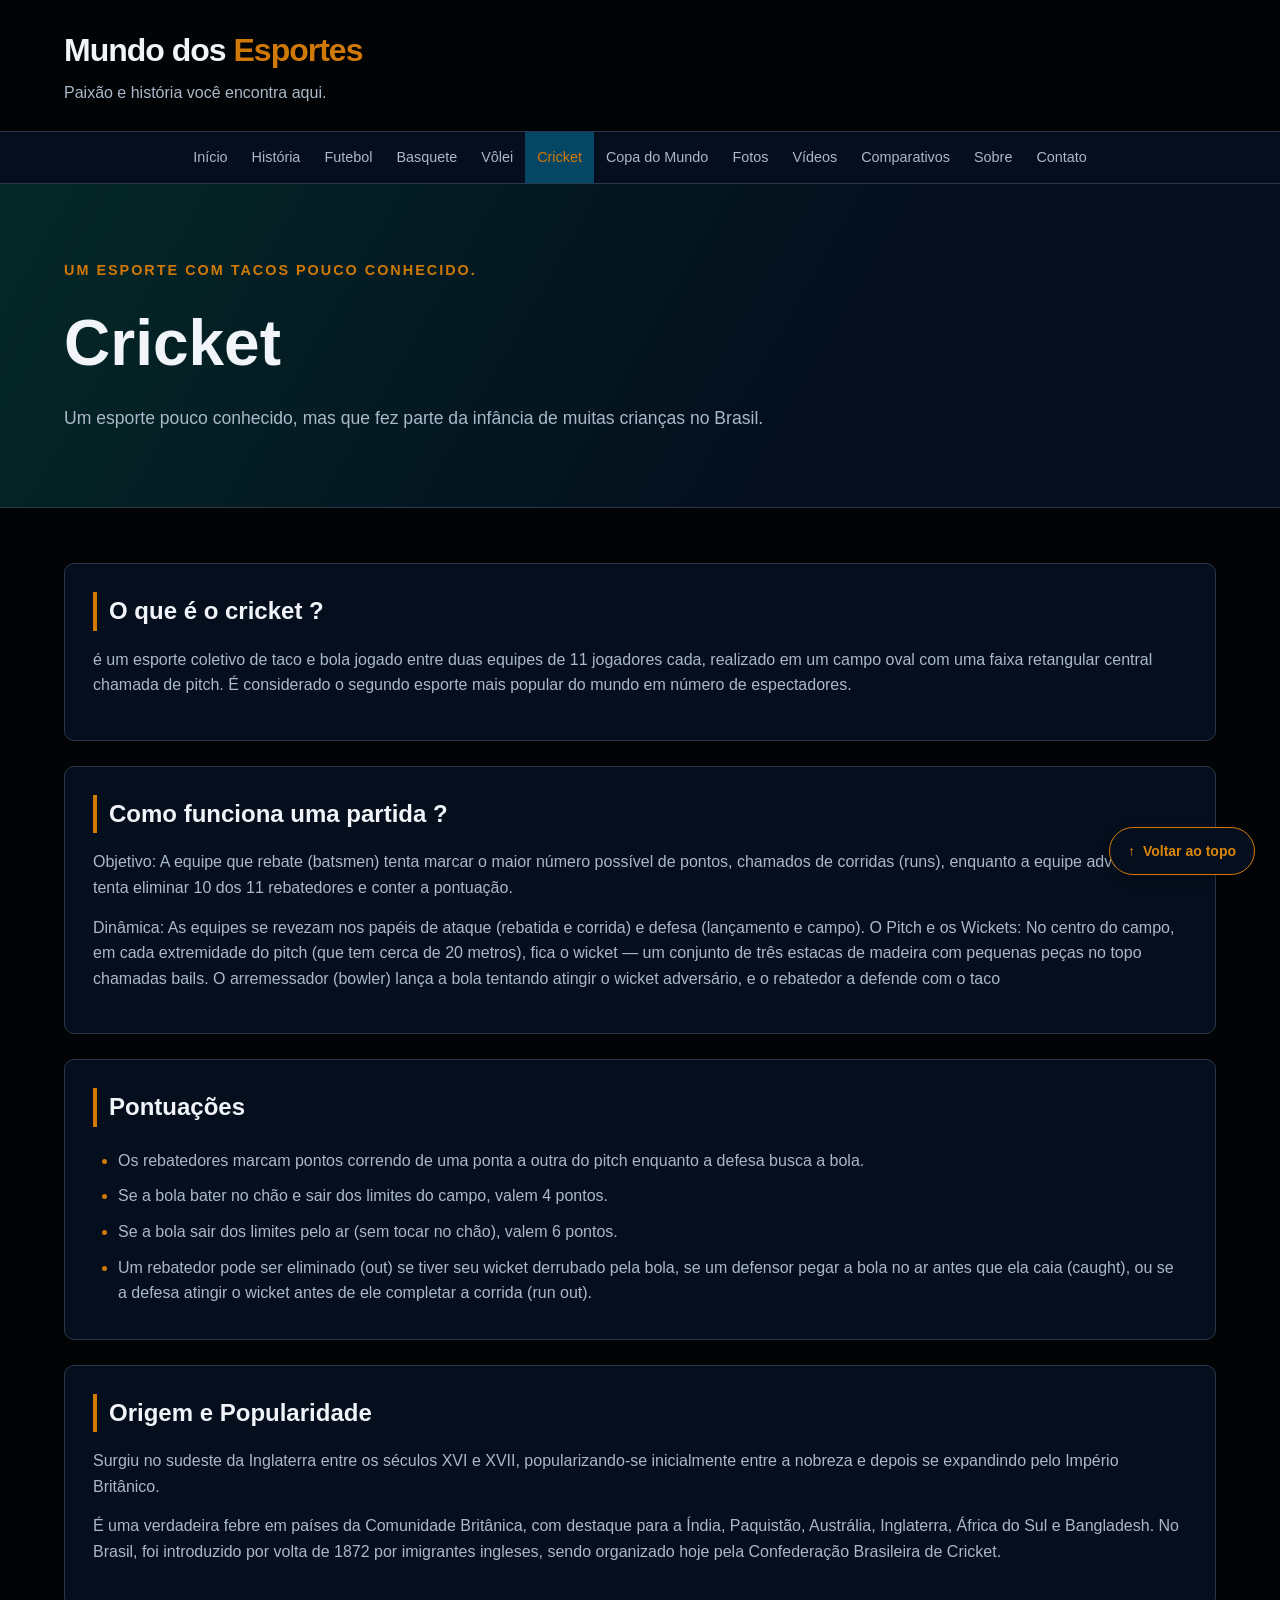
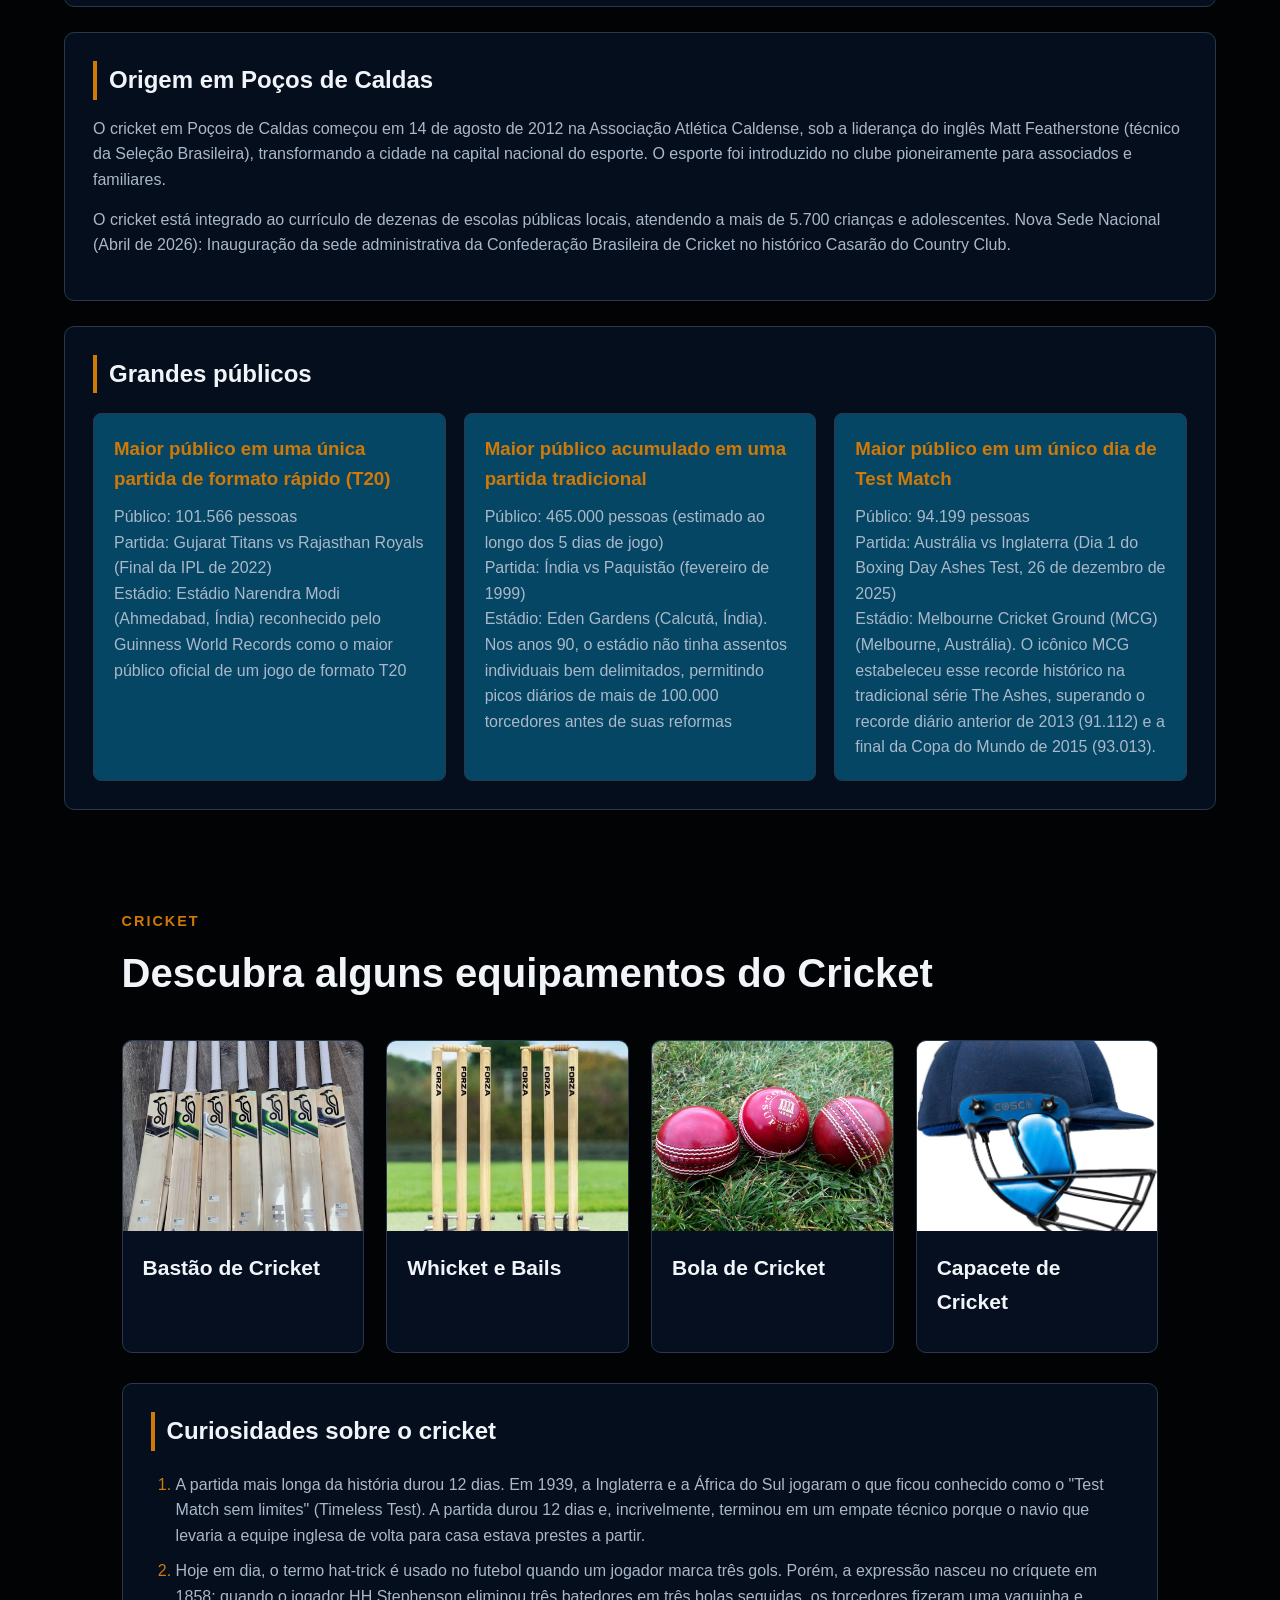
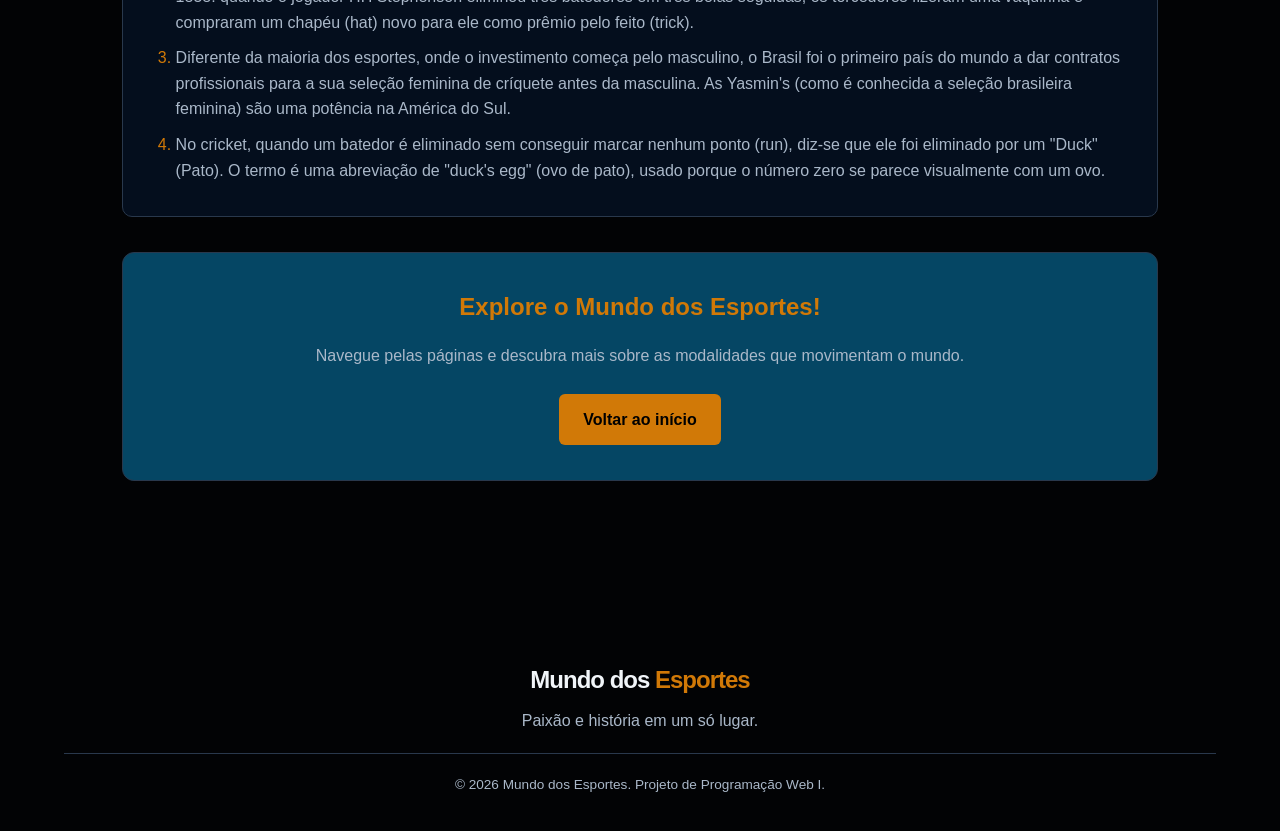
<file: cricket.html>
<!DOCTYPE html>
<html lang="pt-BR">
<head>
    <meta charset="UTF-8">
    <meta name="viewport" content="width=device-width, initial-scale=1.0">

    <title>Cricket | Mundo dos Esportes</title>

    <meta name="description"
          content="Conheça as regras, posições, competições e curiosidades do cricket.">

    <link rel="stylesheet" href="css/style.css">
</head>
<body id="topo">

    <!-- CABEÇALHO -->
    <header class="cabecalho">
        <div class="container">
            <a class="logo" href="index.html">
                Mundo dos <span>Esportes</span>
            </a>

            <p class="subtitulo">
                Paixão e história você encontra aqui.
            </p>
        </div>
    </header>

    <!-- MENU -->
    <nav class="menu" aria-label="Navegação principal">
        <div class="container">
            <ul class="menu-lista">
                <li><a href="index.html">Início</a></li>
                <li><a href="introducao.html">História</a></li>
                <li><a href="futebol.html" >Futebol</a></li>
                <li><a href="basquete.html">Basquete</a></li>
                <li><a href="volei.html">Vôlei</a></li>
                <li><a href="cricket.html" aria-current="page" >Cricket</a></li>
                <li><a href="copadomundo.html">Copa do Mundo</a></li>
                <li><a href="fotos.html">Fotos</a></li>
                <li><a href="videos.html">Vídeos</a></li>
                <li><a href="tabela.html">Comparativos</a></li>
                <li><a href="sobre.html">Sobre</a></li>
                <li><a href="formulario.html">Contato</a></li>
        </div>
    </nav>

    <!-- CONTEÚDO PRINCIPAL -->
    <main>

        <!-- APRESENTAÇÃO -->
        <section class="cricket-banner">
            <div class="container">
                <p class="destaque">Um esporte com tacos pouco conhecido.</p>

                <h1>Cricket</h1>

                <p>
                    Um esporte pouco conhecido, mas que fez parte da infância de muitas crianças no Brasil.
                </p>
            </div>
        </section>

        <!-- INTRODUÇÃO -->
        <section class="secao-cricket">
            <div class="container">

                <article class="artigo-cricket">
                    <h2>O que é o cricket ?</h2>

                    <p>
                       é um esporte coletivo de taco e bola jogado entre duas equipes de 11 jogadores cada, 
                       realizado em um campo oval com uma faixa retangular central chamada de pitch. 
                       É considerado o segundo esporte mais popular do mundo em número de espectadores.
                    </p>

                </article>

                 <article class="artigo-cricket">
                    <h2>Como funciona uma partida ?</h2>

                    <p>
                       Objetivo: A equipe que rebate (batsmen) tenta marcar o maior número possível de pontos, 
                       chamados de corridas (runs), 
                       enquanto a equipe adversária tenta eliminar 10 dos 11 rebatedores e conter a pontuação.
                    </p>

                    <p>
                        Dinâmica: As equipes se revezam nos papéis de ataque (rebatida e corrida) e defesa (lançamento e campo).
                        O Pitch e os Wickets: No centro do campo, em cada extremidade do pitch 
                        (que tem cerca de 20 metros), fica o wicket 
                        — um conjunto de três estacas de madeira com pequenas peças no topo chamadas bails. 
                        O arremessador (bowler) lança a bola tentando atingir o wicket adversário, 
                        e o rebatedor a defende com o taco    

                    </p>

                </article>

                <article class="artigo-cricket">
                    <h2>Pontuações</h2>

                    <ul class="lista-cricket">
                        <li>Os rebatedores marcam pontos correndo de uma ponta a outra do pitch enquanto a defesa busca a bola.</li>
                        <li>Se a bola bater no chão e sair dos limites do campo, valem 4 pontos.</li>
                        <li>Se a bola sair dos limites pelo ar (sem tocar no chão), valem 6 pontos.</li>
                        <li>Um rebatedor pode ser eliminado (out) se tiver seu wicket derrubado pela bola, se um defensor pegar a bola no ar antes que ela caia (caught), ou se a defesa atingir o wicket antes de ele completar a corrida (run out).</li>
                    </ul>
                </article>

                <article class="artigo-cricket">
                    <h2>Origem e Popularidade</h2>

                    <p>
                       Surgiu no sudeste da Inglaterra entre os séculos XVI e XVII, 
                       popularizando-se inicialmente entre a nobreza e depois se expandindo pelo Império Britânico.
                    </p>

                    <p>
                         É uma verdadeira febre em países da Comunidade Britânica, com destaque para a Índia, 
                         Paquistão, Austrália, Inglaterra, África do Sul e Bangladesh. 
                         No Brasil, foi introduzido por volta de 1872 por imigrantes ingleses, 
                         sendo organizado hoje pela Confederação Brasileira de Cricket.    

                    </p>

                </article>

                <article class="artigo-cricket">
                    <h2>Origem em Poços de Caldas</h2>

                    <p>
                       O cricket em Poços de Caldas começou em 14 de agosto de 2012 na Associação Atlética Caldense, 
                       sob a liderança do inglês Matt Featherstone (técnico da Seleção Brasileira), 
                       transformando a cidade na capital nacional do esporte.
                       O esporte foi introduzido no clube pioneiramente para associados e familiares.
                    </p>

                    <p>
                         O cricket está integrado ao currículo de dezenas de escolas públicas locais, 
                         atendendo a mais de 5.700 crianças e adolescentes.
                        Nova Sede Nacional (Abril de 2026): Inauguração da sede administrativa da Confederação 
                        Brasileira de Cricket no histórico Casarão do Country Club.    

                    </p>

                </article>
                
                <article class="artigo-cricket">
                    <h2>Grandes públicos</h2>

                    <div class="competicoes-grid">

                        <section class="competicao">
                            <h3>Maior público em uma única partida de formato rápido (T20)</h3>
                            <p>
                                Público: 101.566 pessoas
                            </p>
                            <p>
                                Partida: Gujarat Titans vs Rajasthan Royals (Final da IPL de 2022)
                            </p>  

                            <p>
                                Estádio: Estádio Narendra Modi (Ahmedabad, Índia)                           
                                reconhecido pelo Guinness World Records como o maior público oficial de um jogo de formato T20
                            </p>
                        </section>

                        <section class="competicao">
                            <h3>Maior público acumulado em uma partida tradicional</h3>
                            <p>
                               Público: 465.000 pessoas (estimado ao longo dos 5 dias de jogo) 
                            </p>
                            <p>
                               Partida: Índia vs Paquistão (fevereiro de 1999) 
                            </p>
                            <p>
                               Estádio: Eden Gardens (Calcutá, Índia). 
                               Nos anos 90, o estádio não tinha assentos individuais bem delimitados, 
                               permitindo picos diários de mais de 100.000 torcedores antes de suas reformas 
                            </p>
                        </section>

                        <section class="competicao">
                            <h3>Maior público em um único dia de Test Match</h3>
                            <p>
                                Público: 94.199 pessoas
                            </p>

                            <p>
                                Partida: Austrália vs Inglaterra (Dia 1 do Boxing Day Ashes Test, 26 de dezembro de 2025)
                            </p>

                            <p>
                                Estádio: Melbourne Cricket Ground (MCG) (Melbourne, Austrália). 
                                O icônico MCG estabeleceu esse recorde histórico na tradicional série The Ashes, 
                                superando o recorde diário anterior de 2013 (91.112) e a final da Copa do Mundo de 2015 (93.013).
                            </p>
                        </section>

                    </div>
                </article>

                <section class="modalidades" id="modalidades">
            <div class="container">
               <div class="titulo-secao">
                    <p class="destaque">Cricket</p>
                    <h2>Descubra alguns equipamentos do Cricket </h2>
                    
                </div>
                <section class="times">
                <article class="card-time">
                        <img
                        src="imagens/English-Willow-Cricket-Bat-Short-Handel-Light-Weight.avif"
                        alt="Tacos do Cricket"
                         >

                        <div class="card-time-conteudo">
                        <h2>Bastão de Cricket</h2>

            </div>
                </article>
                <article class="card-time">
                        <img
                        src="imagens/forza-spring-back-cricket-stumps-mains.webp"
                        alt="Whicket e Bails"
                         >

                        <div class="card-time-conteudo">
                        <h2>Whicket e Bails</h2>

            </div>
                </article>
                <article class="card-time">
                        <img
                        src="imagens/cache_1818127.jpg"
                        alt="Cricket Balls"
                         >

                        <div class="card-time-conteudo">
                        <h2> Bola de Cricket</h2>

            </div>
                </article>
                <article class="card-time">
                        <img
                        src="imagens/county1559_final__2__13990414190.jpg"
                        alt=""
                         >

                        <div class="card-time-conteudo">
                        <h2> Capacete de Cricket</h2>

            </div>
                </article>
                </section>    

                <article class="artigo-cricket">
                    <h2>Curiosidades sobre o cricket</h2>

                    <ol class="lista-cricket">
                        <li>A partida mais longa da história durou 12 dias. Em 1939, a Inglaterra e a África do Sul jogaram o que ficou conhecido como o "Test Match sem limites" (Timeless Test). A partida durou 12 dias e, incrivelmente, terminou em um empate técnico porque o navio que levaria a equipe inglesa de volta para casa estava prestes a partir.</li>
                        <li>Hoje em dia, o termo hat-trick é usado no futebol quando um jogador marca três gols. Porém, a expressão nasceu no críquete em 1858: quando o jogador HH Stephenson eliminou três batedores em três bolas seguidas, os torcedores fizeram uma vaquinha e compraram um chapéu (hat) novo para ele como prêmio pelo feito (trick).</li>
                        <li>Diferente da maioria dos esportes, onde o investimento começa pelo masculino, o Brasil foi o primeiro país do mundo a dar contratos profissionais para a sua seleção feminina de críquete antes da masculina. As Yasmin's (como é conhecida a seleção brasileira feminina) são uma potência na América do Sul.</li>
                        <li>No cricket, quando um batedor é eliminado sem conseguir marcar nenhum ponto (run), diz-se que ele foi eliminado por um "Duck" (Pato). O termo é uma abreviação de "duck's egg" (ovo de pato), usado porque o número zero se parece visualmente com um ovo.</li>
                    </ol>
                </article>

                <div class="sobre-convite">
                    <h2>Explore o Mundo dos Esportes!</h2>
                    <p>
                        Navegue pelas páginas e descubra mais sobre
                        as modalidades que movimentam o mundo.
                    </p>
                    <a href="index.html" class="botao">Voltar ao início</a>
                </div>

            </div>
        </section>

    </main>

    <!-- RODAPÉ -->
    <footer class="rodape">
        <div class="container">
            <a class="logo" href="index.html">
                Mundo dos <span>Esportes</span>
            </a>

            <p>
                Paixão e história em um só lugar.
            </p>

            <p class="copyright">
                &copy; 2026 Mundo dos Esportes.
                Projeto de Programação Web I.
            </p>
        </div>
    </footer>

            <a href="#topo" class="voltar-topo" aria-label="Voltar para o topo da página">
                ↑ <span>Voltar ao topo</span>
            </a>

</body>
</html>
</file>
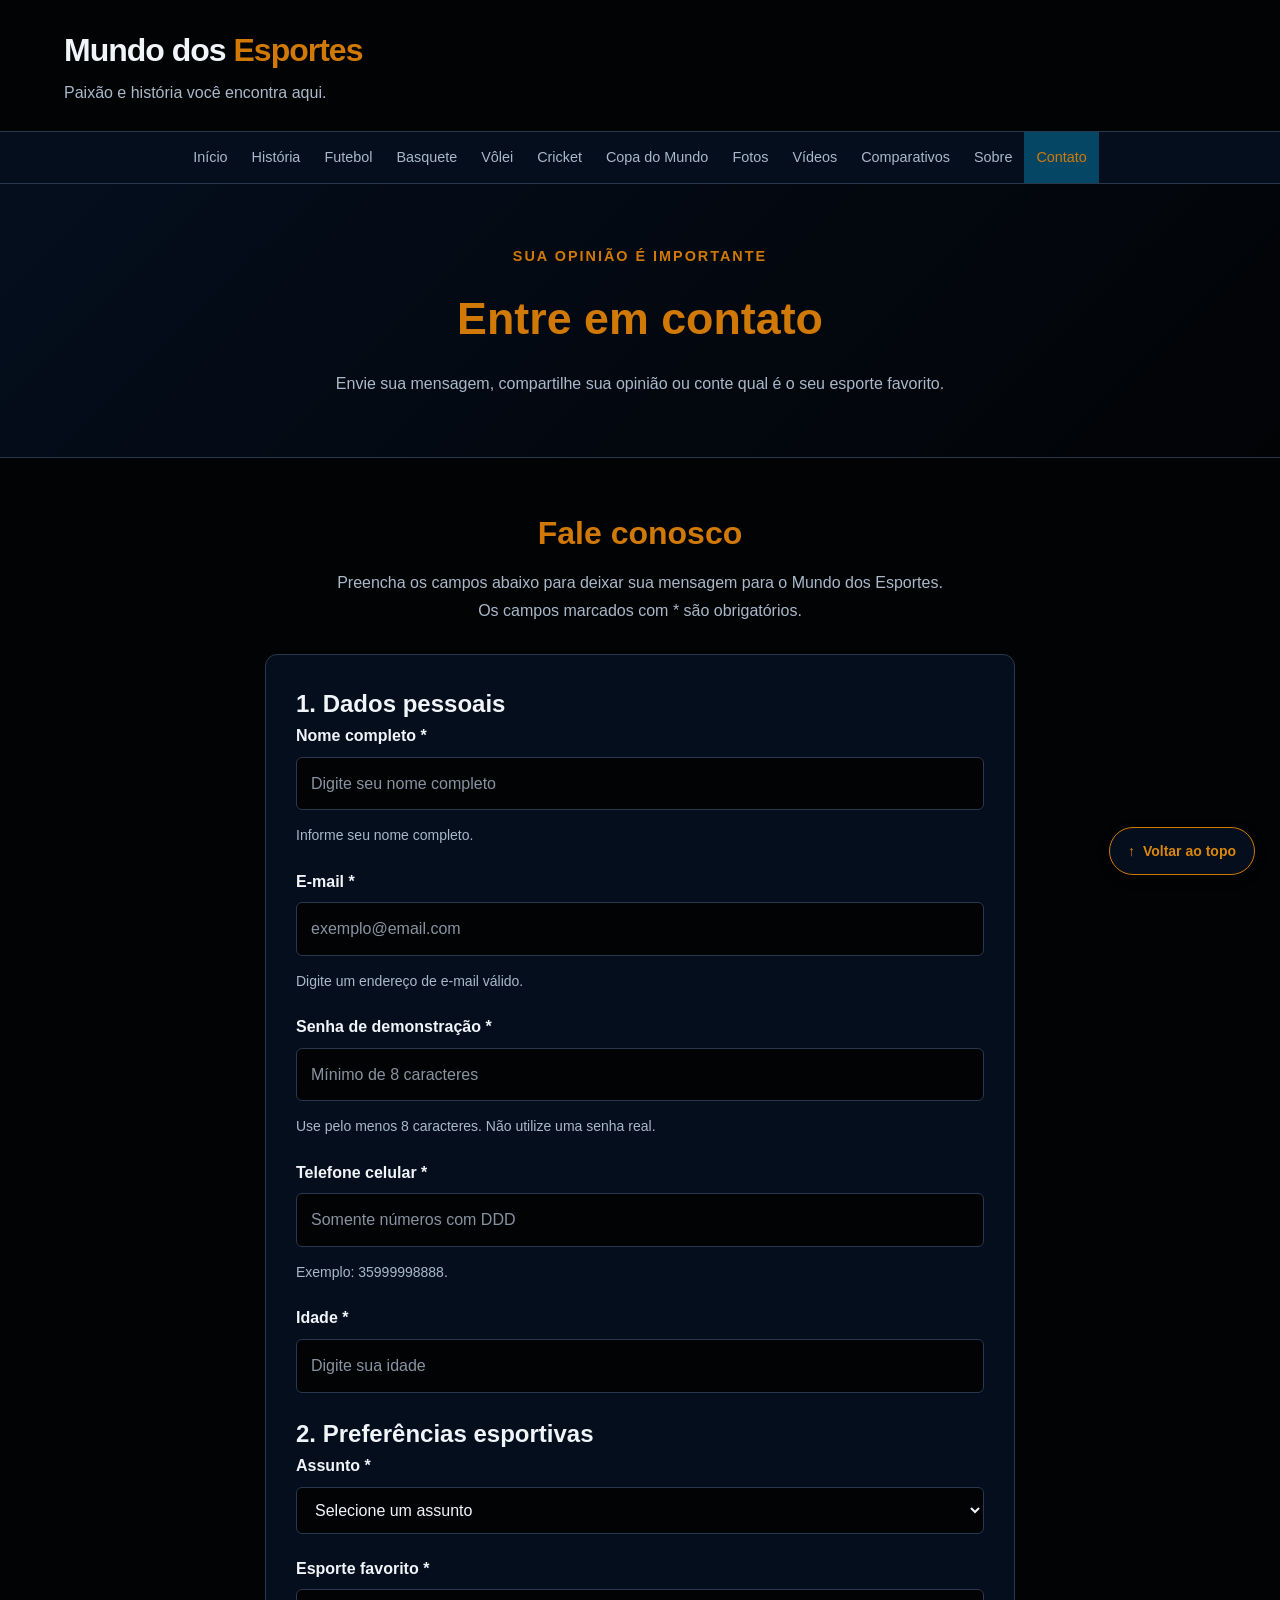
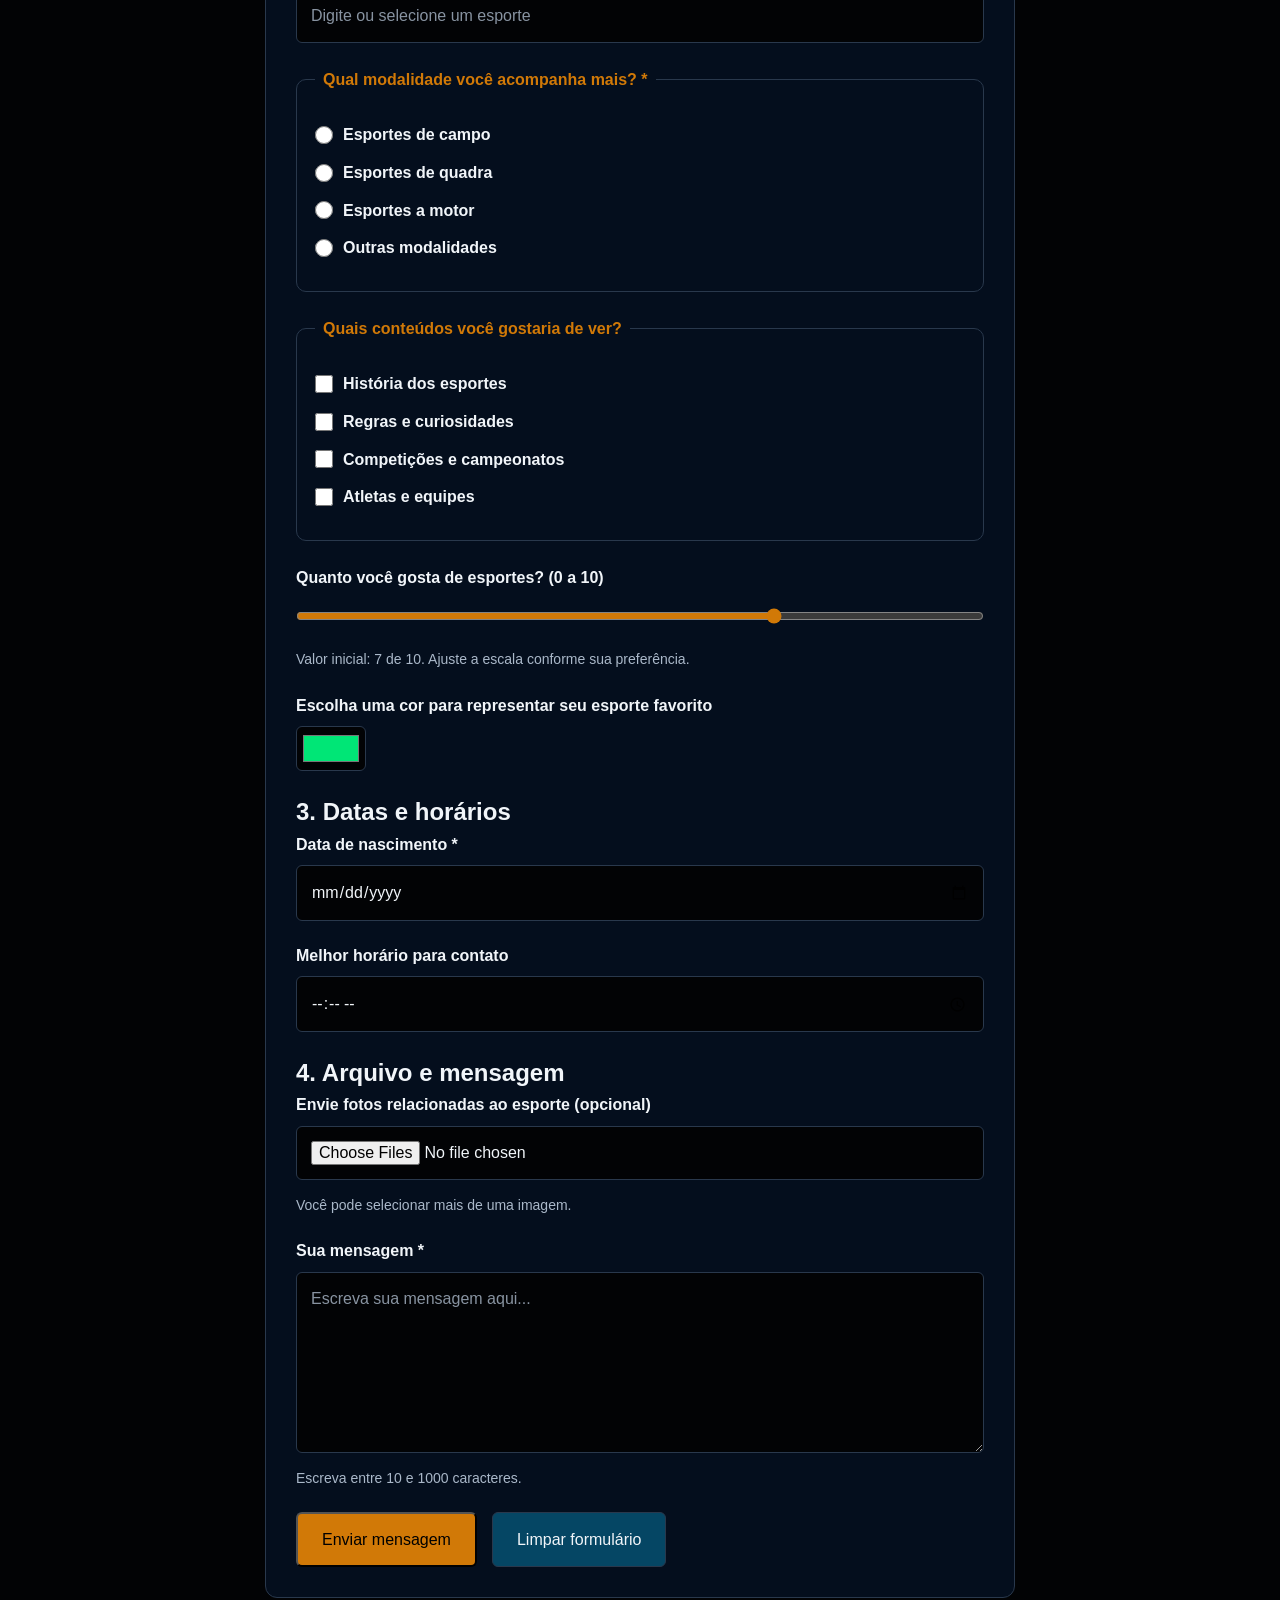
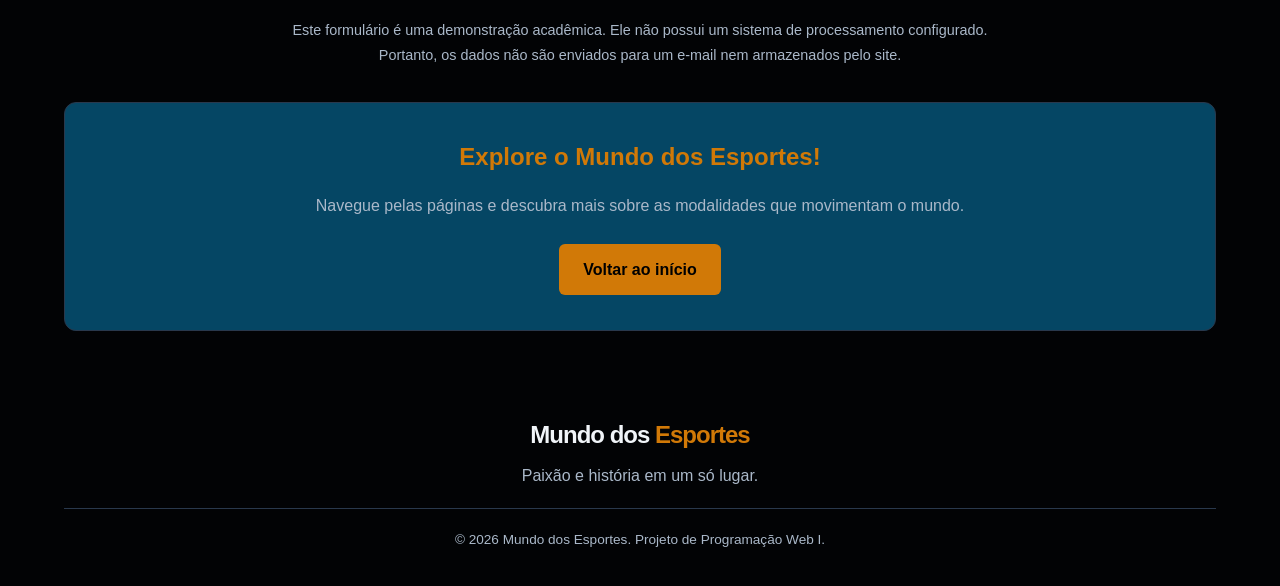
<file: formulario.html>
<!DOCTYPE html>
<html lang="pt-BR">
<head>
    <meta charset="UTF-8">
    <meta name="viewport" content="width=device-width, initial-scale=1.0">
    <meta name="description" content="Entre em contato com o Mundo dos Esportes.">
    <title>Formulário | Mundo dos Esportes</title>
    <link rel="stylesheet" href="css/style.css">
</head>
<body id="topo">

    <header class="cabecalho">
        <div class="container">
            <a class="logo" href="index.html">
                Mundo dos <span>Esportes</span>
            </a>
            <p class="subtitulo">
                Paixão e história você encontra aqui.
            </p>
        </div>
    </header>

    <nav class="menu" aria-label="Navegação principal">
        <div class="container">
            <ul class="menu-lista">
                <li><a href="index.html">Início</a></li>
                <li><a href="introducao.html">História</a></li>
                <li><a href="futebol.html">Futebol</a></li>
                <li><a href="basquete.html">Basquete</a></li>
                <li><a href="volei.html">Vôlei</a></li>
                <li><a href="cricket.html">Cricket</a></li>
                <li><a href="copadomundo.html">Copa do Mundo</a></li>
                <li><a href="fotos.html">Fotos</a></li>
                <li><a href="videos.html">Vídeos</a></li>
                <li><a href="tabela.html">Comparativos</a></li>
                <li><a href="sobre.html">Sobre</a></li>
                <li><a href="formulario.html" aria-current="page">Contato</a></li>
            </ul>
        </div>
    </nav>

    <main>
        <section class="formulario-banner">
            <div class="container">
                <p class="destaque">Sua opinião é importante</p>
                <h1>Entre em contato</h1>
                <p>
                    Envie sua mensagem, compartilhe sua opinião
                    ou conte qual é o seu esporte favorito.
                </p>
            </div>
        </section>

        <section class="secao-formulario">
            <div class="container">

                <div class="formulario-introducao">
                    <h2>Fale conosco</h2>
                    <p>
                        Preencha os campos abaixo para deixar
                        sua mensagem para o Mundo dos Esportes.
                    </p>
                    <p>Os campos marcados com * são obrigatórios.</p>
                </div>

                <form class="formulario-contato">

                    <!-- Campo oculto -->
                    <input
                        type="hidden"
                        id="origem"
                        name="origem"
                        value="Mundo dos Esportes">

                    <h2>1. Dados pessoais</h2>

                    <div class="campo-formulario">
                        <label for="nome">Nome completo *</label>
                        <input
                            type="text"
                            id="nome"
                            name="nome"
                            placeholder="Digite seu nome completo"
                            autocomplete="name"
                            minlength="3"
                            required>
                        <small>Informe seu nome completo.</small>
                    </div>

                    <div class="campo-formulario">
                        <label for="email">E-mail *</label>
                        <input
                            type="email"
                            id="email"
                            name="email"
                            placeholder="exemplo@email.com"
                            autocomplete="email"
                            required>
                        <small>Digite um endereço de e-mail válido.</small>
                    </div>

                    <div class="campo-formulario">
                        <label for="senha">Senha de demonstração *</label>
                        <input
                            type="password"
                            id="senha"
                            name="senha"
                            placeholder="Mínimo de 8 caracteres"
                            minlength="8"
                            autocomplete="new-password"
                            required>
                        <small>Use pelo menos 8 caracteres. Não utilize uma senha real.</small>
                    </div>

                    <div class="campo-formulario">
                        <label for="telefone">Telefone celular *</label>
                        <input
                            type="tel"
                            id="telefone"
                            name="telefone"
                            placeholder="Somente números com DDD"
                            autocomplete="tel"
                            pattern="[0-9]{10,11}"
                            title="Digite 10 ou 11 números, incluindo o DDD."
                            inputmode="numeric"
                            required>
                        <small>Exemplo: 35999998888.</small>
                    </div>

                    <div class="campo-formulario">
                        <label for="idade">Idade *</label>
                        <input
                            type="number"
                            id="idade"
                            name="idade"
                            min="10"
                            max="120"
                            step="1"
                            placeholder="Digite sua idade"
                            required>
                    </div>

                    <h2>2. Preferências esportivas</h2>

                    <div class="campo-formulario">
                        <label for="assunto">Assunto *</label>
                        <select id="assunto" name="assunto" required>
                            <option value="">Selecione um assunto</option>
                            <option value="duvida">Dúvida</option>
                            <option value="sugestao">Sugestão</option>
                            <option value="elogio">Elogio</option>
                            <option value="correcao">Correção de informação</option>
                            <option value="outro">Outro</option>
                        </select>
                    </div>

                    <div class="campo-formulario">
                        <label for="esporte">Esporte favorito *</label>
                        <input
                            type="text"
                            id="esporte"
                            name="esporte"
                            list="lista-esportes"
                            placeholder="Digite ou selecione um esporte"
                            required>

                        <datalist id="lista-esportes">
                            <option value="Futebol">
                            <option value="Basquete">
                            <option value="Vôlei">
                            <option value="Cricket">
                            <option value="Fórmula 1">
                            <option value="Tênis">
                            <option value="Rugby">
                            <option value="Natação">
                        </datalist>
                    </div>

                    <fieldset>
                        <legend>Qual modalidade você acompanha mais? *</legend>

                        <div class="campo-formulario">
                            <input
                                type="radio"
                                id="acompanha-campo"
                                name="modalidade"
                                value="campo"
                                required>
                            <label for="acompanha-campo">Esportes de campo</label>
                        </div>

                        <div class="campo-formulario">
                            <input
                                type="radio"
                                id="acompanha-quadra"
                                name="modalidade"
                                value="quadra">
                            <label for="acompanha-quadra">Esportes de quadra</label>
                        </div>

                        <div class="campo-formulario">
                            <input
                                type="radio"
                                id="acompanha-motor"
                                name="modalidade"
                                value="motor">
                            <label for="acompanha-motor">Esportes a motor</label>
                        </div>

                        <div class="campo-formulario">
                            <input
                                type="radio"
                                id="acompanha-outros"
                                name="modalidade"
                                value="outros">
                            <label for="acompanha-outros">Outras modalidades</label>
                        </div>
                    </fieldset>

                    <fieldset>
                        <legend>Quais conteúdos você gostaria de ver?</legend>

                        <div class="campo-formulario">
                            <input
                                type="checkbox"
                                id="interesse-historia"
                                name="interesses"
                                value="historia">
                            <label for="interesse-historia">História dos esportes</label>
                        </div>

                        <div class="campo-formulario">
                            <input
                                type="checkbox"
                                id="interesse-regras"
                                name="interesses"
                                value="regras">
                            <label for="interesse-regras">Regras e curiosidades</label>
                        </div>

                        <div class="campo-formulario">
                            <input
                                type="checkbox"
                                id="interesse-competicoes"
                                name="interesses"
                                value="competicoes">
                            <label for="interesse-competicoes">Competições e campeonatos</label>
                        </div>

                        <div class="campo-formulario">
                            <input
                                type="checkbox"
                                id="interesse-atletas"
                                name="interesses"
                                value="atletas">
                            <label for="interesse-atletas">Atletas e equipes</label>
                        </div>
                    </fieldset>

                    <div class="campo-formulario">
                        <label for="interesse">Quanto você gosta de esportes? (0 a 10)</label>
                        <input
                            type="range"
                            id="interesse"
                            name="interesse"
                            min="0"
                            max="10"
                            step="1"
                            value="7"
                            aria-describedby="ajuda-interesse">
                        <small id="ajuda-interesse">
                            Valor inicial: 7 de 10. Ajuste a escala conforme sua preferência.
                        </small>
                    </div>

                    <div class="campo-formulario">
                        <label for="cor">Escolha uma cor para representar seu esporte favorito</label>
                        <input
                            type="color"
                            id="cor"
                            name="cor"
                            value="#00e676">
                    </div>

                    <h2>3. Datas e horários</h2>

                    <div class="campo-formulario">
                        <label for="data">Data de nascimento *</label>
                        <input
                            type="date"
                            id="data"
                            name="data"
                            autocomplete="bday"
                            required>
                    </div>

                    <div class="campo-formulario">
                        <label for="horario">Melhor horário para contato</label>
                        <input
                            type="time"
                            id="horario"
                            name="horario">
                    </div>

                    <h2>4. Arquivo e mensagem</h2>

                    <div class="campo-formulario">
                        <label for="arquivo">Envie fotos relacionadas ao esporte (opcional)</label>
                        <input
                            type="file"
                            id="arquivo"
                            name="arquivo"
                            accept="image/*"
                            multiple>
                        <small>Você pode selecionar mais de uma imagem.</small>
                    </div>

                    <div class="campo-formulario">
                        <label for="mensagem">Sua mensagem *</label>
                        <textarea
                            id="mensagem"
                            name="mensagem"
                            rows="6"
                            minlength="10"
                            maxlength="1000"
                            placeholder="Escreva sua mensagem aqui..."
                            required></textarea>
                        <small>Escreva entre 10 e 1000 caracteres.</small>
                    </div>

                    <div class="botoes-formulario">
                        <button type="submit" class="botao">
                            Enviar mensagem
                        </button>

                        <button type="reset" class="botao botao-secundario">
                            Limpar formulário
                        </button>
                    </div>

                </form>

                <p class="aviso-formulario">
                    Este formulário é uma demonstração acadêmica.
                    Ele não possui um sistema de processamento configurado.
                    Portanto, os dados não são enviados para um e-mail
                    nem armazenados pelo site.
                </p>

                <div class="sobre-convite">
                    <h2>Explore o Mundo dos Esportes!</h2>
                    <p>
                        Navegue pelas páginas e descubra mais sobre
                        as modalidades que movimentam o mundo.
                    </p>
                    <a href="index.html" class="botao">Voltar ao início</a>
                </div>

            </div>
        </section>
    </main>

    <footer class="rodape">
        <div class="container">
            <a class="logo" href="index.html">
                Mundo dos <span>Esportes</span>
            </a>
            <p>Paixão e história em um só lugar.</p>
            <p class="copyright">
                &copy; 2026 Mundo dos Esportes.
                Projeto de Programação Web I.
            </p>
        </div>
    </footer>

            <a href="#topo" class="voltar-topo" aria-label="Voltar para o topo da página">
                ↑ <span>Voltar ao topo</span>
            </a>

</body>
</html>
</file>
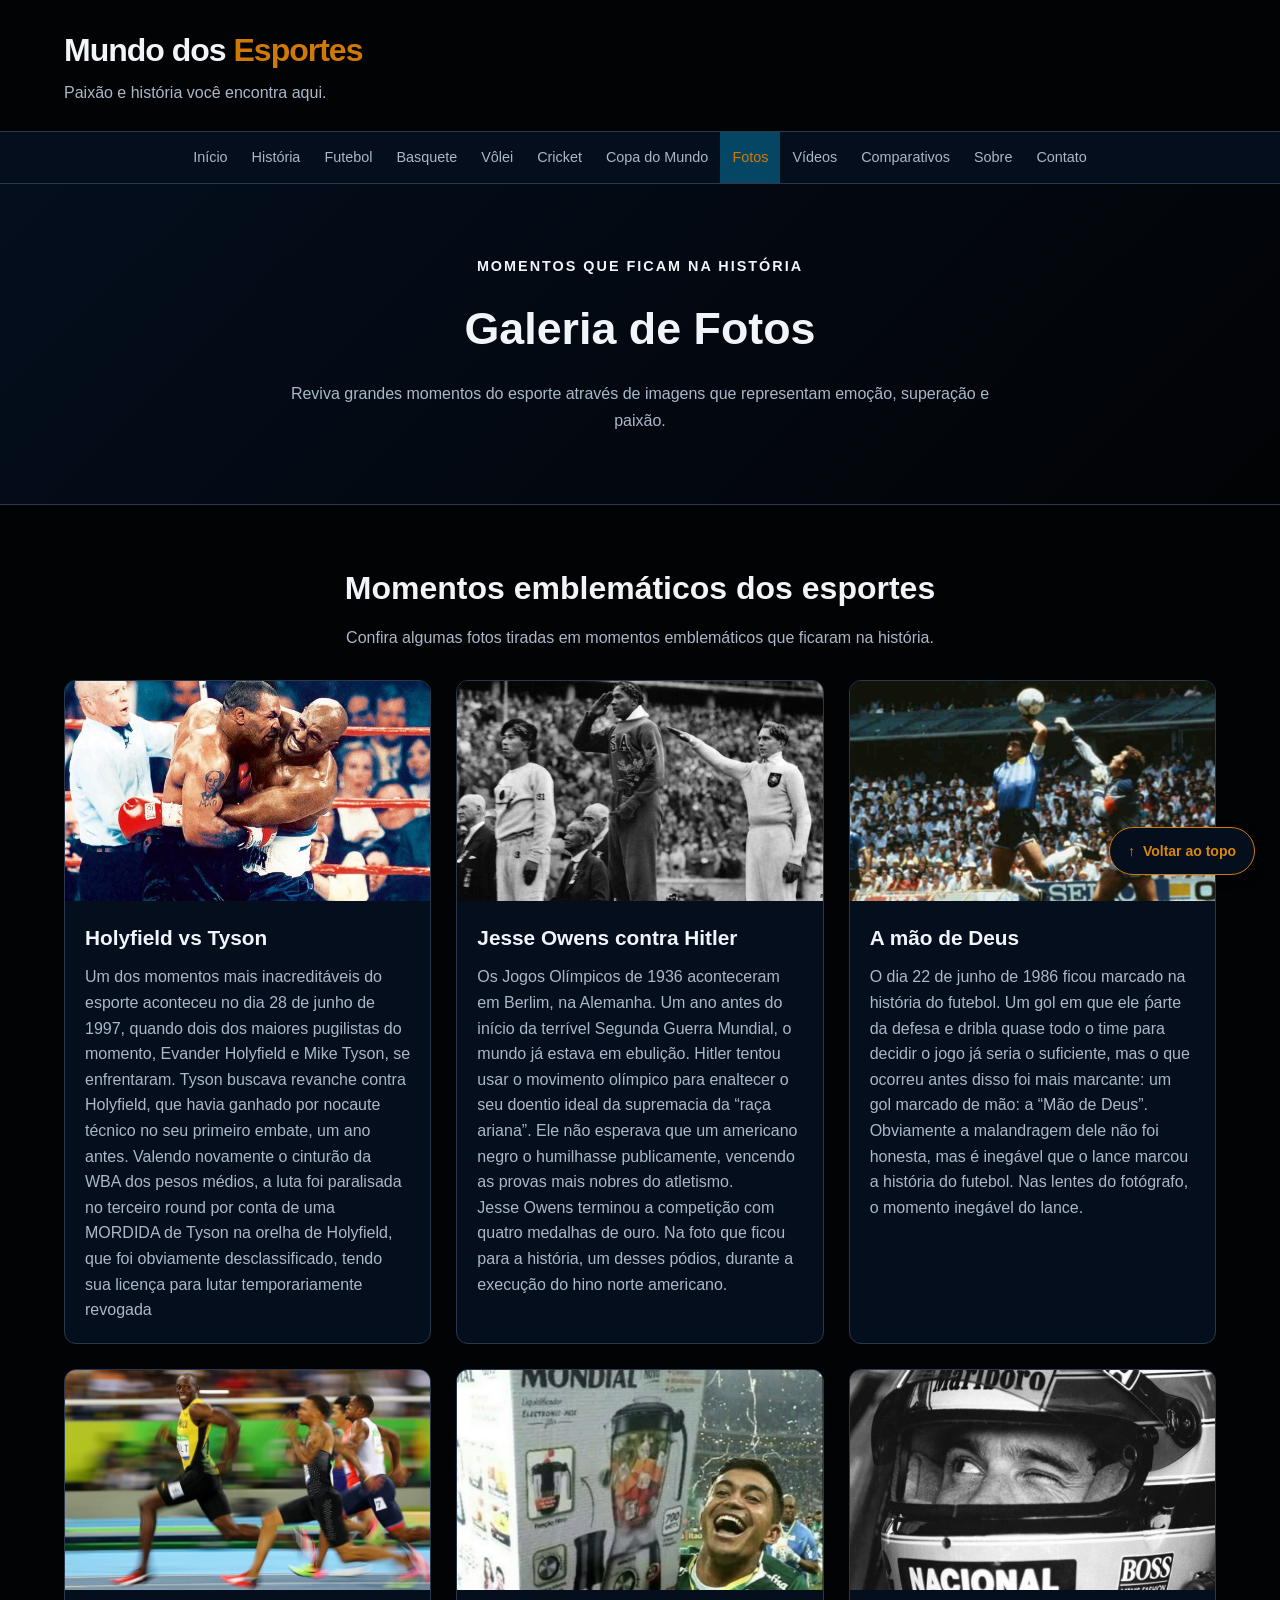
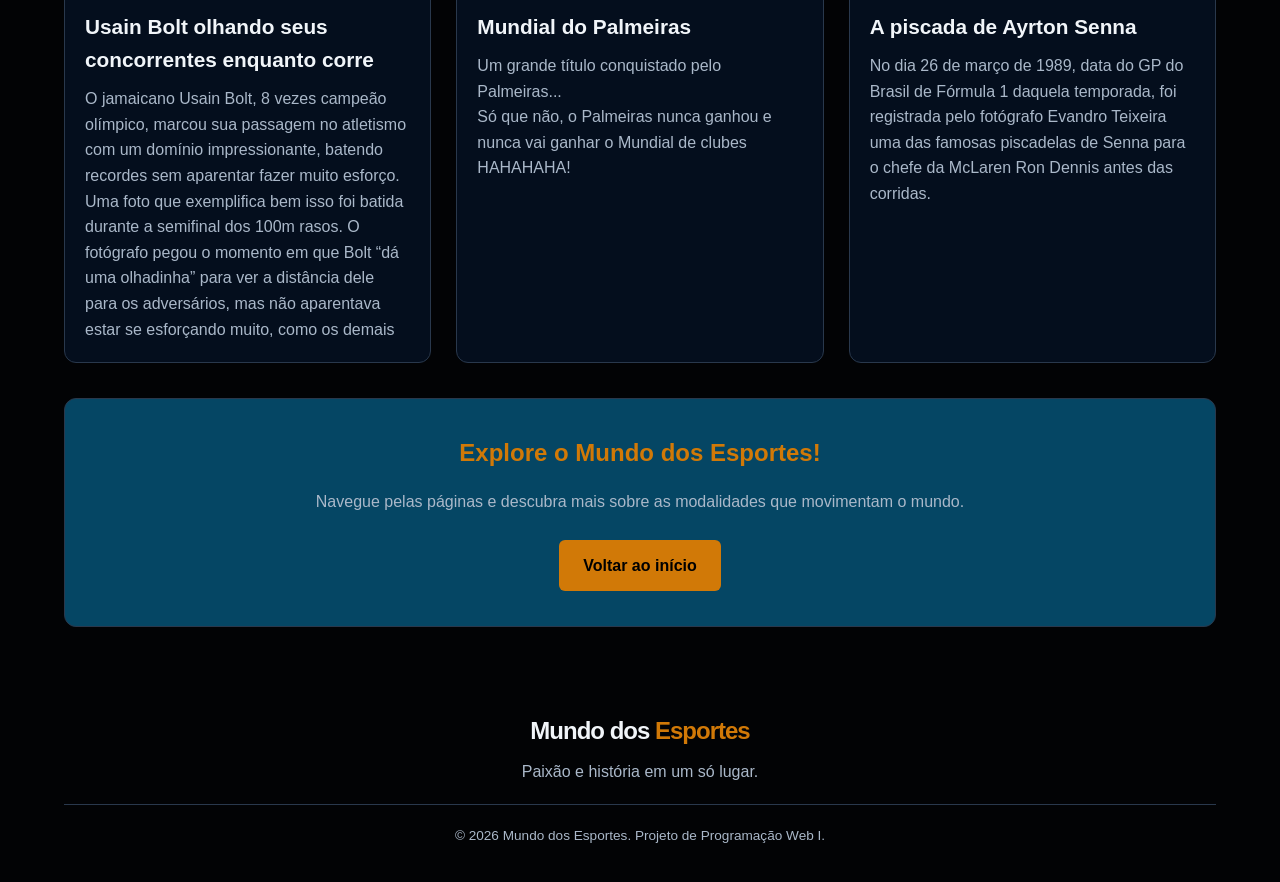
<file: fotos.html>
<!DOCTYPE html>
<html lang="pt-BR">
<head>
    <meta charset="UTF-8">
    <meta name="viewport" content="width=device-width, initial-scale=1.0">
    <meta name="description" content="Galeria de fotos do Mundo dos Esportes.">
    <title>Galeria de Fotos | Mundo dos Esportes</title>
    <link rel="stylesheet" href="css/style.css">
</head>
<body id="topo">

    <header class="cabecalho">
        <div class="container">
            <a class="logo" href="index.html">
                Mundo dos <span>Esportes</span>
            </a>
            <p class="subtitulo">
                Paixão e história você encontra aqui.
            </p>
        </div>
    </header>

    <nav class="menu" aria-label="Navegação principal">
        <div class="container">
            <ul class="menu-lista">
                <li><a href="index.html">Início</a></li>
                <li><a href="introducao.html">História</a></li>
                <li><a href="futebol.html">Futebol</a></li>
                <li><a href="basquete.html">Basquete</a></li>
                <li><a href="volei.html">Vôlei</a></li>
                <li><a href="cricket.html">Cricket</a></li>
                <li><a href="copadomundo.html">Copa do Mundo</a></li>
                <li><a href="fotos.html" aria-current="page">Fotos</a></li>
                <li><a href="videos.html">Vídeos</a></li>
                <li><a href="tabela.html">Comparativos</a></li>
                <li><a href="sobre.html">Sobre</a></li>
                <li><a href="formulario.html">Contato</a></li>
            </ul>
        </div>
    </nav>

    <main>
        <section class="fotos-banner">
            <div class="container">
                <p class="destaque">Momentos que ficam na história</p>
                <h1>Galeria de Fotos</h1>
                <p>
                    Reviva grandes momentos do esporte através de imagens
                    que representam emoção, superação e paixão.
                </p>
            </div>
        </section>

        <section class="secao-fotos">
            <div class="container">

                <div class="titulo-secao">
                    <h2>Momentos emblemáticos dos esportes</h2>
                    <p>
                        Confira algumas fotos tiradas em momentos emblemáticos que ficaram na história.
                    </p>
                </div>

                <div class="galeria-fotos">

                    <figure class="foto-item">
                        <img src="imagens/bite-holyfield-tyson.jpg"
                             alt="Luta de boxe">
                        <figcaption>
                            <h3>Holyfield vs Tyson</h3>
                            <p> 
                                Um dos momentos mais inacreditáveis do esporte aconteceu no dia 28 de junho de 1997, 
                                quando dois dos maiores pugilistas do momento, Evander Holyfield e Mike Tyson, se enfrentaram. 
                                Tyson buscava revanche contra Holyfield, que havia ganhado por nocaute técnico no seu primeiro embate, 
                                um ano antes. Valendo novamente o cinturão da WBA dos pesos médios, 
                                a luta foi paralisada no terceiro round por conta de uma MORDIDA de Tyson na orelha de Holyfield, 
                                que foi obviamente desclassificado, tendo sua licença para lutar temporariamente revogada
                            
                            </p>
                        </figcaption>
                    </figure>

                    <figure class="foto-item">
                        <img src="imagens/16084112_401.jpg"
                             alt="Jesse Owens contra Hitler">
                        <figcaption>
                            <h3>Jesse Owens contra Hitler</h3>
                            <p>
                                Os  Jogos Olímpicos de 1936 aconteceram em Berlim, na Alemanha. 
                                Um ano antes do início da terrível Segunda Guerra Mundial, o mundo já estava em ebulição.
                                Hitler tentou usar o movimento  olímpico para enaltecer o seu doentio ideal da supremacia 
                                da “raça ariana”. Ele não esperava que um americano negro o humilhasse publicamente, 
                                vencendo as provas mais nobres do atletismo.

                            </p>       

                            <p>
                                Jesse Owens terminou a competição com quatro medalhas de ouro. 
                                Na foto que ficou para a história, um desses pódios, durante a execução do hino norte americano.
                            </p>
                        </figcaption>
                    </figure>

                    <figure class="foto-item">
                        <img src="imagens/maradona.jpg"
                             alt="La mano de Dios">
                        <figcaption>
                            <h3>A mão de Deus</h3>
                            <p>
                                O dia 22 de junho de 1986 ficou marcado na história do futebol.
                                Um gol em que ele ṕarte da defesa e dribla quase todo o time para decidir o jogo já seria o suficiente,
                                mas o que ocorreu antes disso foi mais marcante: um gol marcado de mão: a “Mão de Deus”.
                                
                            </p> 
                            <p>
                                Obviamente a malandragem dele não foi honesta, mas é inegável que o lance marcou a história do futebol. 
                                Nas lentes do fotógrafo, o momento inegável do lance.
                            </p>
                        </figcaption>
                    </figure>

                    <figure class="foto-item">
                        <img src="imagens/esporte-usain-bolt-20160815-112-768x512.jpg"
                             alt="Usain Bolt">
                        <figcaption>
                            <h3>Usain Bolt olhando seus concorrentes enquanto corre</h3>
                            <p>
                                O jamaicano Usain Bolt, 8 vezes campeão  olímpico, marcou sua passagem no atletismo com um domínio impressionante, 
                                batendo recordes sem aparentar fazer muito esforço.
                                Uma foto que exemplifica bem isso foi batida durante a semifinal dos 100m rasos. 
                                O fotógrafo pegou o momento em que Bolt “dá uma olhadinha” para ver a distância dele para os adversários, 
                                mas não aparentava estar se esforçando muito, como os demais    
                            
                            </p>
                        </figcaption>
                    </figure>

                    <figure class="foto-item">
                        <img src="imagens/rivais-zoam-o-palmeiras-apos-perder-o-mundial-para-o-chelsea.webp"
                             alt="Mundial">
                        <figcaption>
                            <h3>Mundial do Palmeiras</h3>
                            <p>
                                Um grande título conquistado pelo Palmeiras...
                            </p>

                            <p>
                                Só que não, o Palmeiras nunca ganhou e nunca vai ganhar o Mundial de clubes HAHAHAHA!

                            </p>

                        </figcaption>
                    </figure>

                    <figure class="foto-item">
                        <img src="imagens/SENNA.jpeg"
                             alt="Senna">
                        <figcaption>
                            <h3>A piscada de Ayrton Senna</h3>
                            <p>
                                No dia 26 de março de 1989, data do GP do Brasil de Fórmula 1 daquela temporada, 
                                foi registrada pelo fotógrafo Evandro Teixeira uma das famosas piscadelas de Senna 
                                para o chefe da McLaren Ron Dennis antes das corridas. 
                                    
                            </p>
                        </figcaption>
                    </figure>

                </div>

                <div class="sobre-convite">
                    <h2>Explore o Mundo dos Esportes!</h2>
                    <p>
                        Navegue pelas páginas e descubra mais sobre
                        as modalidades que movimentam o mundo.
                    </p>
                    <a href="index.html" class="botao">Voltar ao início</a>
                </div>

            </div>
        </section>
    </main>

    <footer class="rodape">
        <div class="container">
            <a class="logo" href="index.html">
                Mundo dos <span>Esportes</span>
            </a>
            <p>Paixão e história em um só lugar.</p>
            <p class="copyright">
                &copy; 2026 Mundo dos Esportes. Projeto de Programação Web I.
            </p>
        </div>
    </footer>

            <a href="#topo" class="voltar-topo" aria-label="Voltar para o topo da página">
                ↑ <span>Voltar ao topo</span>
            </a>

</body>
</html>
</file>
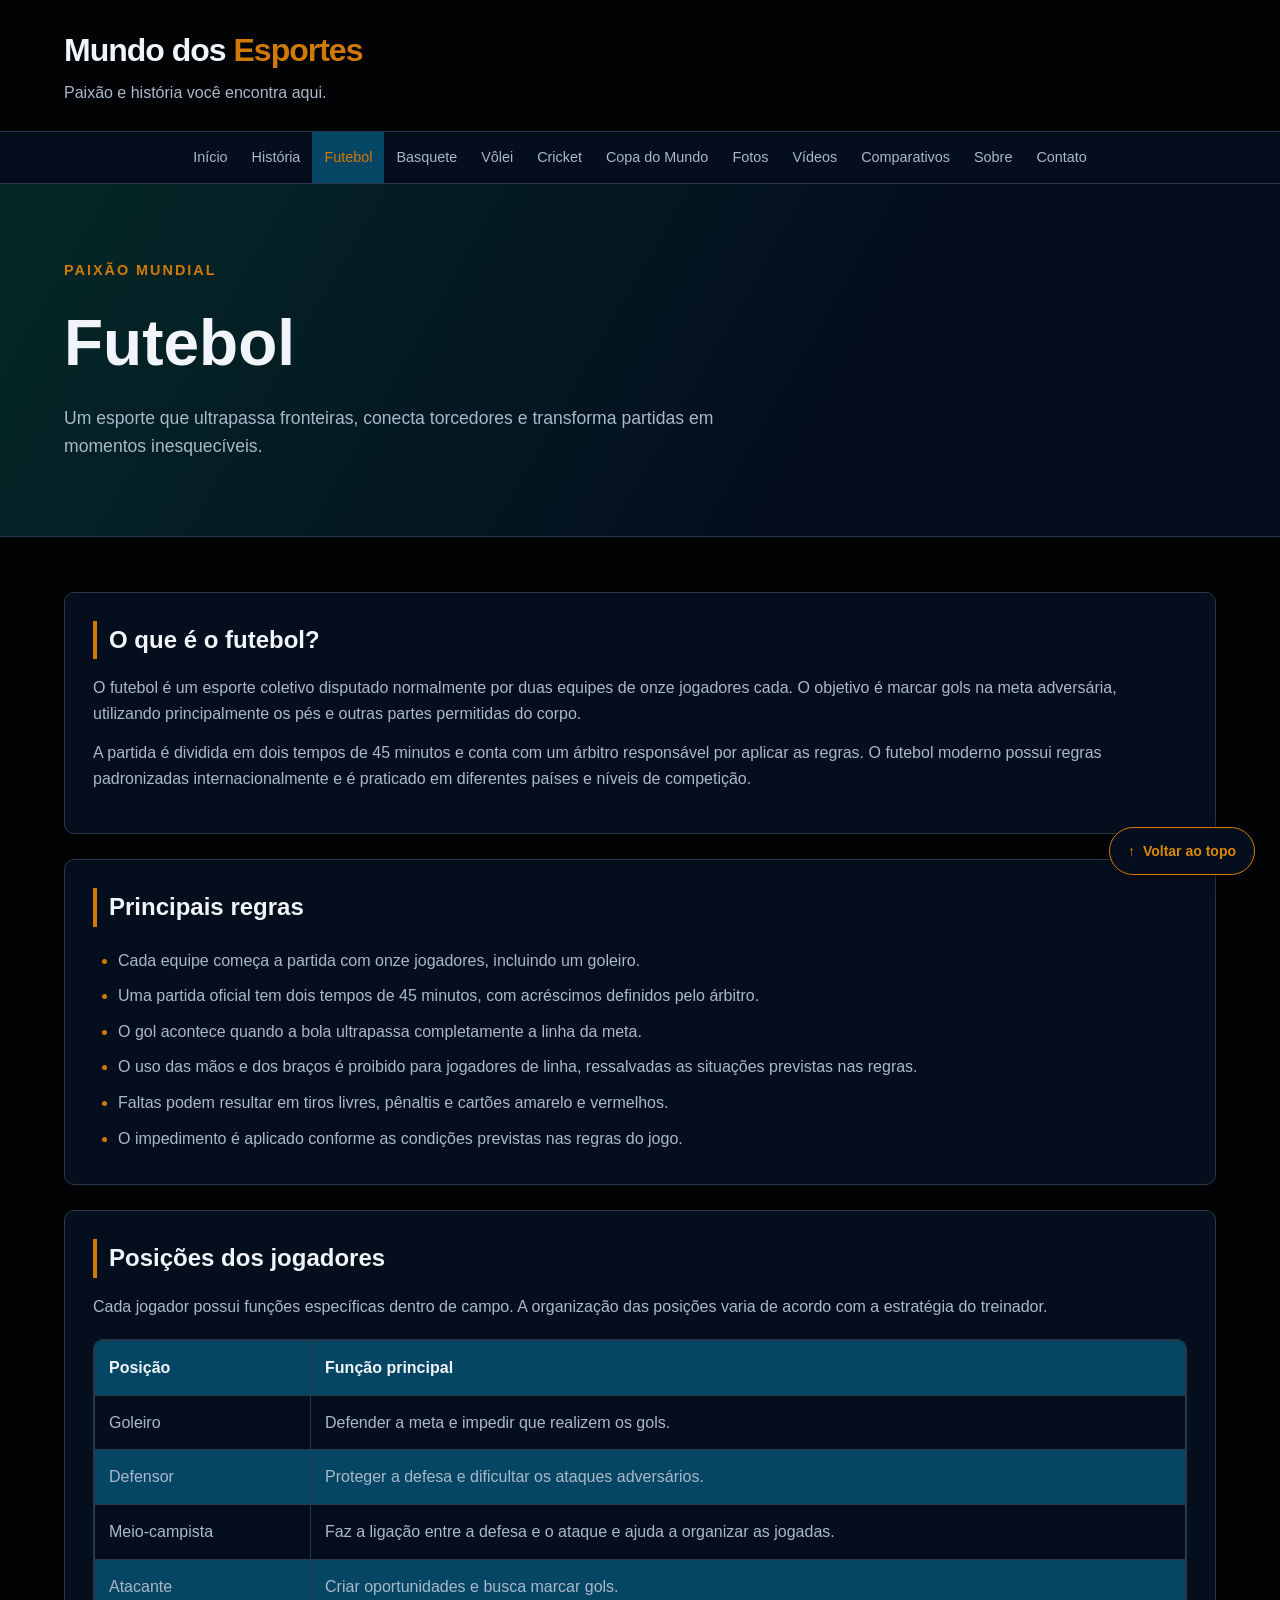
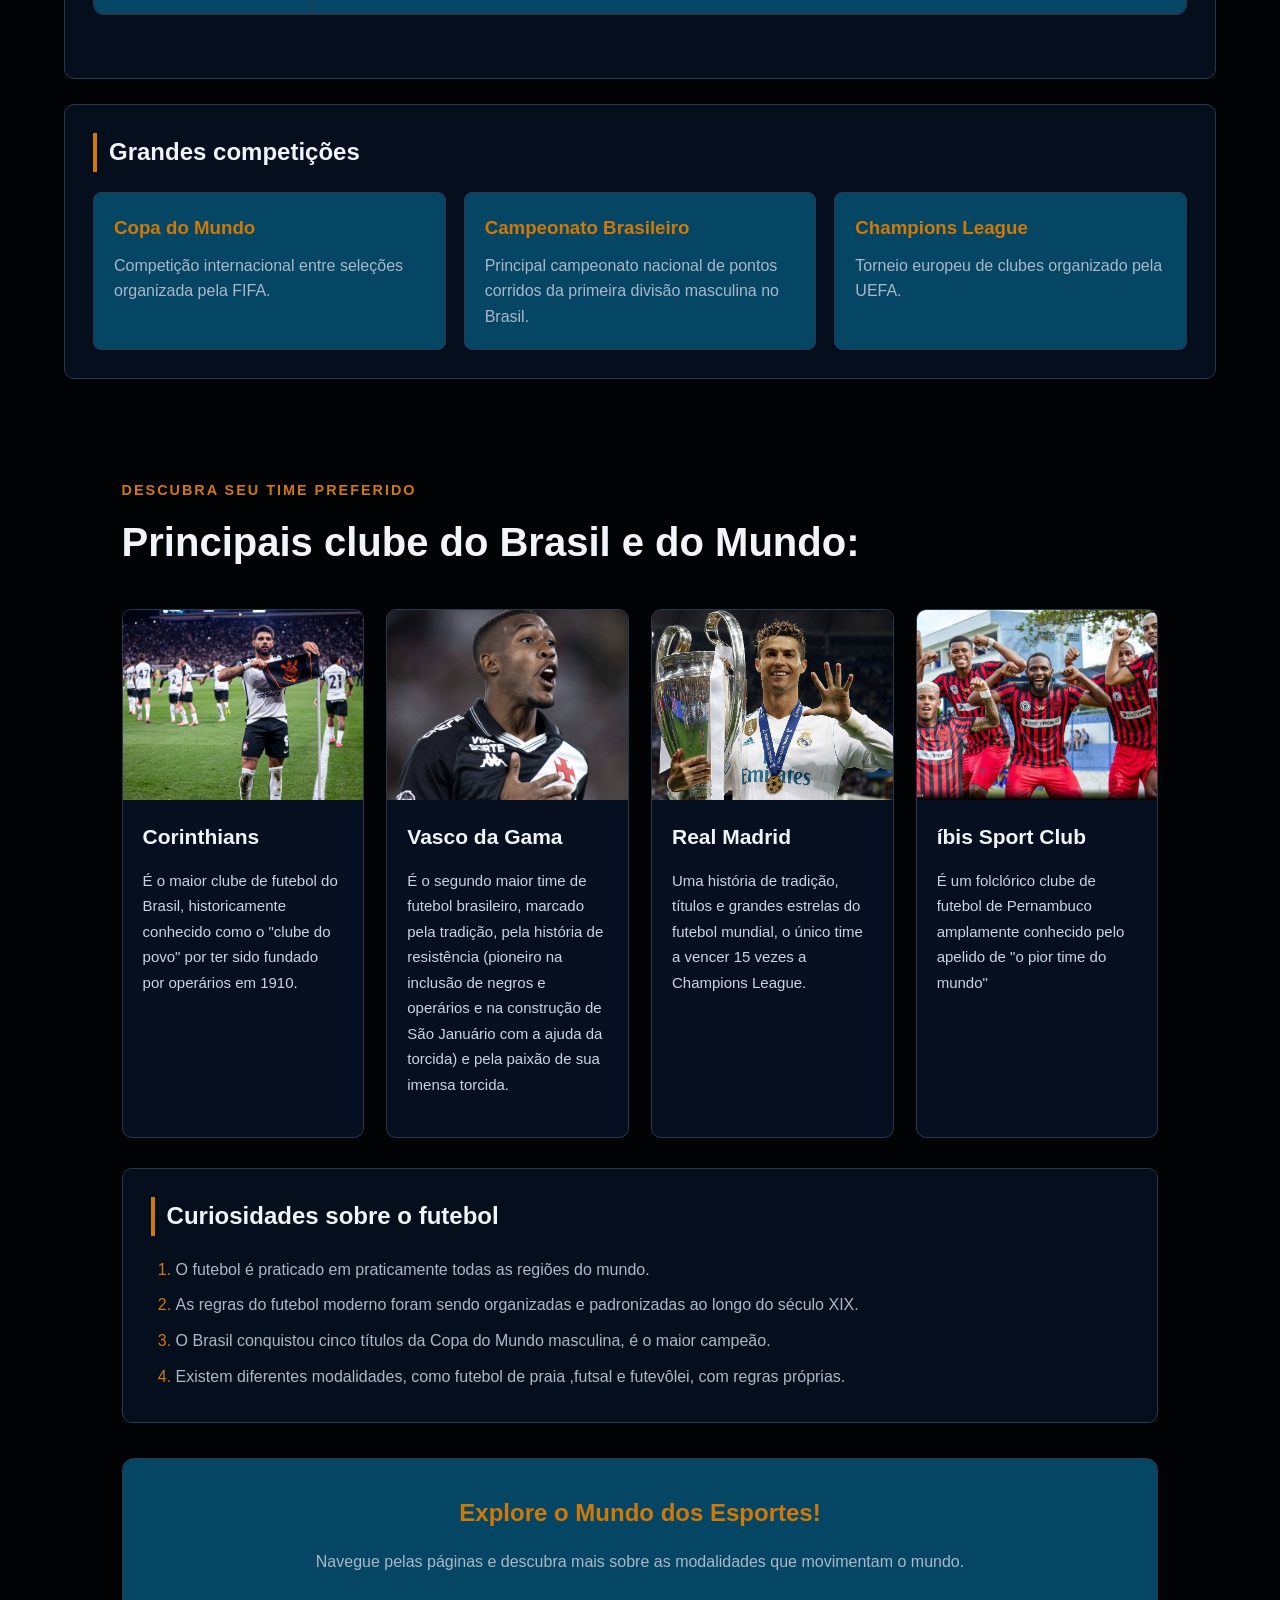
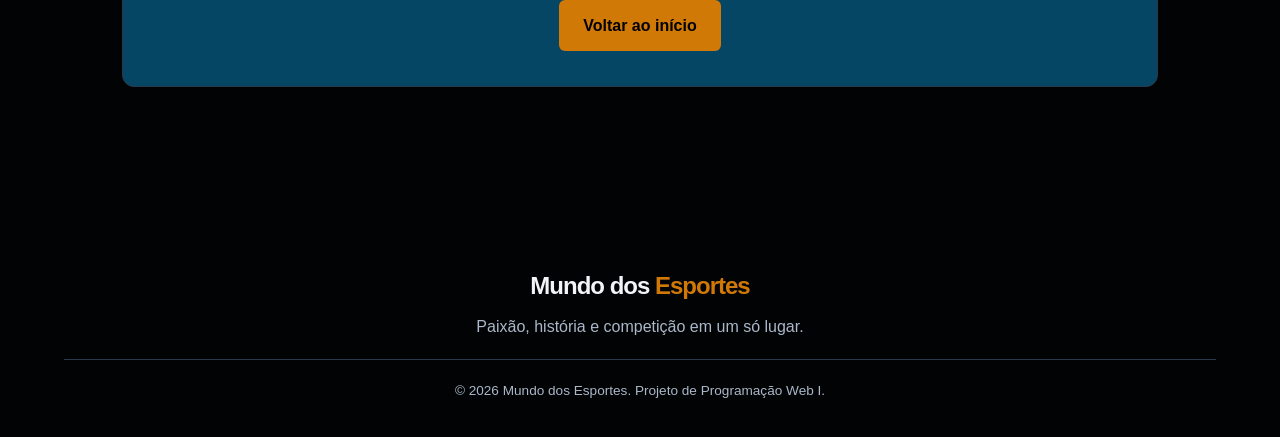
<file: futebol.html>
<!DOCTYPE html>
<html lang="pt-BR">
<head>
    <meta charset="UTF-8">
    <meta name="viewport" content="width=device-width, initial-scale=1.0">

    <title>Futebol | Mundo dos Esportes</title>

    <meta name="description"
          content="Conheça as regras, posições, competições e curiosidades do futebol.">

    <link rel="stylesheet" href="css/style.css">
</head>
<body id="topo">

    <!-- CABEÇALHO -->
    <header class="cabecalho">
        <div class="container">
            <a class="logo" href="index.html">
                Mundo dos <span>Esportes</span>
            </a>

            <p class="subtitulo">
                Paixão e história você encontra aqui.
            </p>
        </div>
    </header>

    <!-- MENU -->
    <nav class="menu" aria-label="Navegação principal">
        <div class="container">
            <ul class="menu-lista">
                <li><a href="index.html">Início</a></li>
                <li><a href="introducao.html">História</a></li>
                <li><a href="futebol.html" aria-current="page">Futebol</a></li>
                <li><a href="basquete.html">Basquete</a></li>
                <li><a href="volei.html">Vôlei</a></li>
                <li><a href="cricket.html">Cricket</a></li>
                <li><a href="copadomundo.html">Copa do Mundo</a></li>
                <li><a href="fotos.html">Fotos</a></li>
                <li><a href="videos.html">Vídeos</a></li>
                <li><a href="tabela.html">Comparativos</a></li>
                <li><a href="sobre.html">Sobre</a></li>
                <li><a href="formulario.html">Contato</a></li>
        </div>
    </nav>

    <!-- CONTEÚDO PRINCIPAL -->
    <main>

        <!-- APRESENTAÇÃO -->
        <section class="futebol-banner">
            <div class="container">
                <p class="destaque">Paixão mundial</p>

                <h1>Futebol</h1>

                <p>
                    Um esporte que ultrapassa fronteiras, conecta
                    torcedores e transforma partidas em momentos
                    inesquecíveis.
                </p>
            </div>
        </section>

        <!-- INTRODUÇÃO -->
        <section class="secao-futebol">
            <div class="container">

                <article class="artigo-futebol">
                    <h2>O que é o futebol?</h2>

                    <p>
                        O futebol é um esporte coletivo disputado
                        normalmente por duas equipes de onze jogadores
                        cada. O objetivo é marcar gols na meta adversária,
                        utilizando principalmente os pés e outras partes
                        permitidas do corpo.
                    </p>

                    <p>
                        A partida é dividida em dois tempos de 45 minutos e conta com
                        um árbitro responsável por aplicar as regras.
                        O futebol moderno possui regras padronizadas
                        internacionalmente e é praticado em diferentes
                        países e níveis de competição.
                    </p>
                </article>

                <article class="artigo-futebol">
                    <h2>Principais regras</h2>

                    <ul class="lista-futebol">
                        <li>Cada equipe começa a partida com onze jogadores, incluindo um goleiro.</li>
                        <li>Uma partida oficial tem dois tempos de 45 minutos, com acréscimos definidos pelo árbitro.</li>
                        <li>O gol acontece quando a bola ultrapassa completamente a linha da meta.</li>
                        <li>O uso das mãos e dos braços é proibido para jogadores de linha, ressalvadas as situações previstas nas regras.</li>
                        <li>Faltas podem resultar em tiros livres, pênaltis e cartões amarelo e vermelhos.</li>
                        <li>O impedimento é aplicado conforme as condições previstas nas regras do jogo.</li>
                    </ul>
                </article>

                <article class="artigo-futebol">
                    <h2>Posições dos jogadores</h2>

                    <p>
                        Cada jogador possui funções específicas
                        dentro de campo. A organização das posições
                        varia de acordo com a estratégia do treinador.
                    </p>

                    <div class="tabela-responsiva">
                        <table class="tabela-futebol">
                            <thead>
                                <tr>
                                    <th>Posição</th>
                                    <th>Função principal</th>
                                </tr>
                            </thead>

                            <tbody>
                                <tr>
                                    <td>Goleiro</td>
                                    <td>Defender a meta e impedir que realizem os gols.</td>
                                </tr>

                                <tr>
                                    <td>Defensor</td>
                                    <td>Proteger a defesa e dificultar os ataques adversários.</td>
                                </tr>

                                <tr>
                                    <td>Meio-campista</td>
                                    <td>Faz a ligação entre a defesa e o ataque e ajuda a organizar as jogadas.</td>
                                </tr>

                                <tr>
                                    <td>Atacante</td>
                                    <td>Criar oportunidades e busca marcar gols.</td>
                                </tr>
                            </tbody>
                        </table>
                    </div>
                </article>

                <article class="artigo-futebol">
                    <h2>Grandes competições</h2>

                    <div class="competicoes-grid">

                        <section class="competicao">
                            <h3>Copa do Mundo</h3>
                            <p>
                                Competição internacional entre seleções
                                organizada pela FIFA.
                            </p>
                        </section>

                        <section class="competicao">
                            <h3>Campeonato Brasileiro</h3>
                            <p>
                                Principal campeonato nacional de
                                pontos corridos da primeira divisão
                                masculina no Brasil.
                            </p>
                        </section>

                        <section class="competicao">
                            <h3>Champions League</h3>
                            <p>
                                Torneio europeu de clubes organizado
                                pela UEFA.
                            </p>
                        </section>

                    </div>
                </article>

                <section class="modalidades" id="modalidades">
            <div class="container">
               <div class="titulo-secao">
                    <p class="destaque">Descubra seu time preferido</p>
                    <h2>Principais clube do Brasil e do Mundo: </h2>
                    
                </div>
                <section class="times">
                <article class="card-time">
                        <img
                        src="imagens/yuri.jpg"
                        alt="Jogador Yuri Alberto"
                         >

                        <div class="card-time-conteudo">
                        <h2>Corinthians</h2>

                         <p>
                            É o maior clube de futebol do Brasil, 
                            historicamente conhecido como o "clube do povo" 
                            por ter sido fundado por operários em 1910.
                         </p>

            </div>
                </article>
                <article class="card-time">
                        <img
                        src="imagens/Rayan-Vasco-Gol-scaled-e1768508496198.jpeg"
                        alt="Jogador Rayan"
                         >

                        <div class="card-time-conteudo">
                        <h2>Vasco da Gama</h2>

                         <p>
                            É o segundo maior time de futebol brasileiro, marcado pela tradição, 
                            pela história de resistência 
                            (pioneiro na inclusão de negros e operários e na construção de 
                            São Januário com a ajuda da torcida) 
                            e pela paixão de sua imensa torcida.
                         </p>

            </div>
                </article>
                <article class="card-time">
                        <img
                        src="imagens/cris2.jpg"
                        alt="O Goat dos jogadores"
                         >

                        <div class="card-time-conteudo">
                        <h2>Real Madrid</h2>

                         <p>
                            Uma história de tradição, títulos e grandes
                            estrelas do futebol mundial, o único time a vencer 15 vezes a Champions League.
                         </p>

            </div>
                </article>
                <article class="card-time">
                        <img
                        src="imagens/ibis.jpg"
                        alt="Elenco do íbis, o pior time do mundo"
                         >

                        <div class="card-time-conteudo">
                        <h2>íbis Sport Club</h2>

                         <p>
                            É um folclórico clube de futebol de Pernambuco
                            amplamente conhecido pelo apelido de "o pior time do mundo"
                         </p>

            </div>
                </article>
                </section>    

                <article class="artigo-futebol">
                    <h2>Curiosidades sobre o futebol</h2>

                    <ol class="lista-futebol">
                        <li>O futebol é praticado em praticamente todas as regiões do mundo.</li>
                        <li>As regras do futebol moderno foram sendo organizadas e padronizadas ao longo do século XIX.</li>
                        <li>O Brasil conquistou cinco títulos da Copa do Mundo masculina, é o maior campeão.</li>
                        <li>Existem diferentes modalidades, como futebol de praia ,futsal e futevôlei, com regras próprias.</li>
                    </ol>
                </article>

                <div class="sobre-convite">
                    <h2>Explore o Mundo dos Esportes!</h2>
                    <p>
                        Navegue pelas páginas e descubra mais sobre
                        as modalidades que movimentam o mundo.
                    </p>
                    <a href="index.html" class="botao">Voltar ao início</a>
                </div>

            </div>
        </section>

    </main>

    <!-- RODAPÉ -->
    <footer class="rodape">
        <div class="container">
            <a class="logo" href="index.html">
                Mundo dos <span>Esportes</span>
            </a>

            <p>
                Paixão, história e competição em um só lugar.
            </p>

            <p class="copyright">
                &copy; 2026 Mundo dos Esportes.
                Projeto de Programação Web I.
            </p>
        </div>
    </footer>

            <a href="#topo" class="voltar-topo" aria-label="Voltar para o topo da página">
                ↑ <span>Voltar ao topo</span>
            </a>


</body>
</html>
</file>
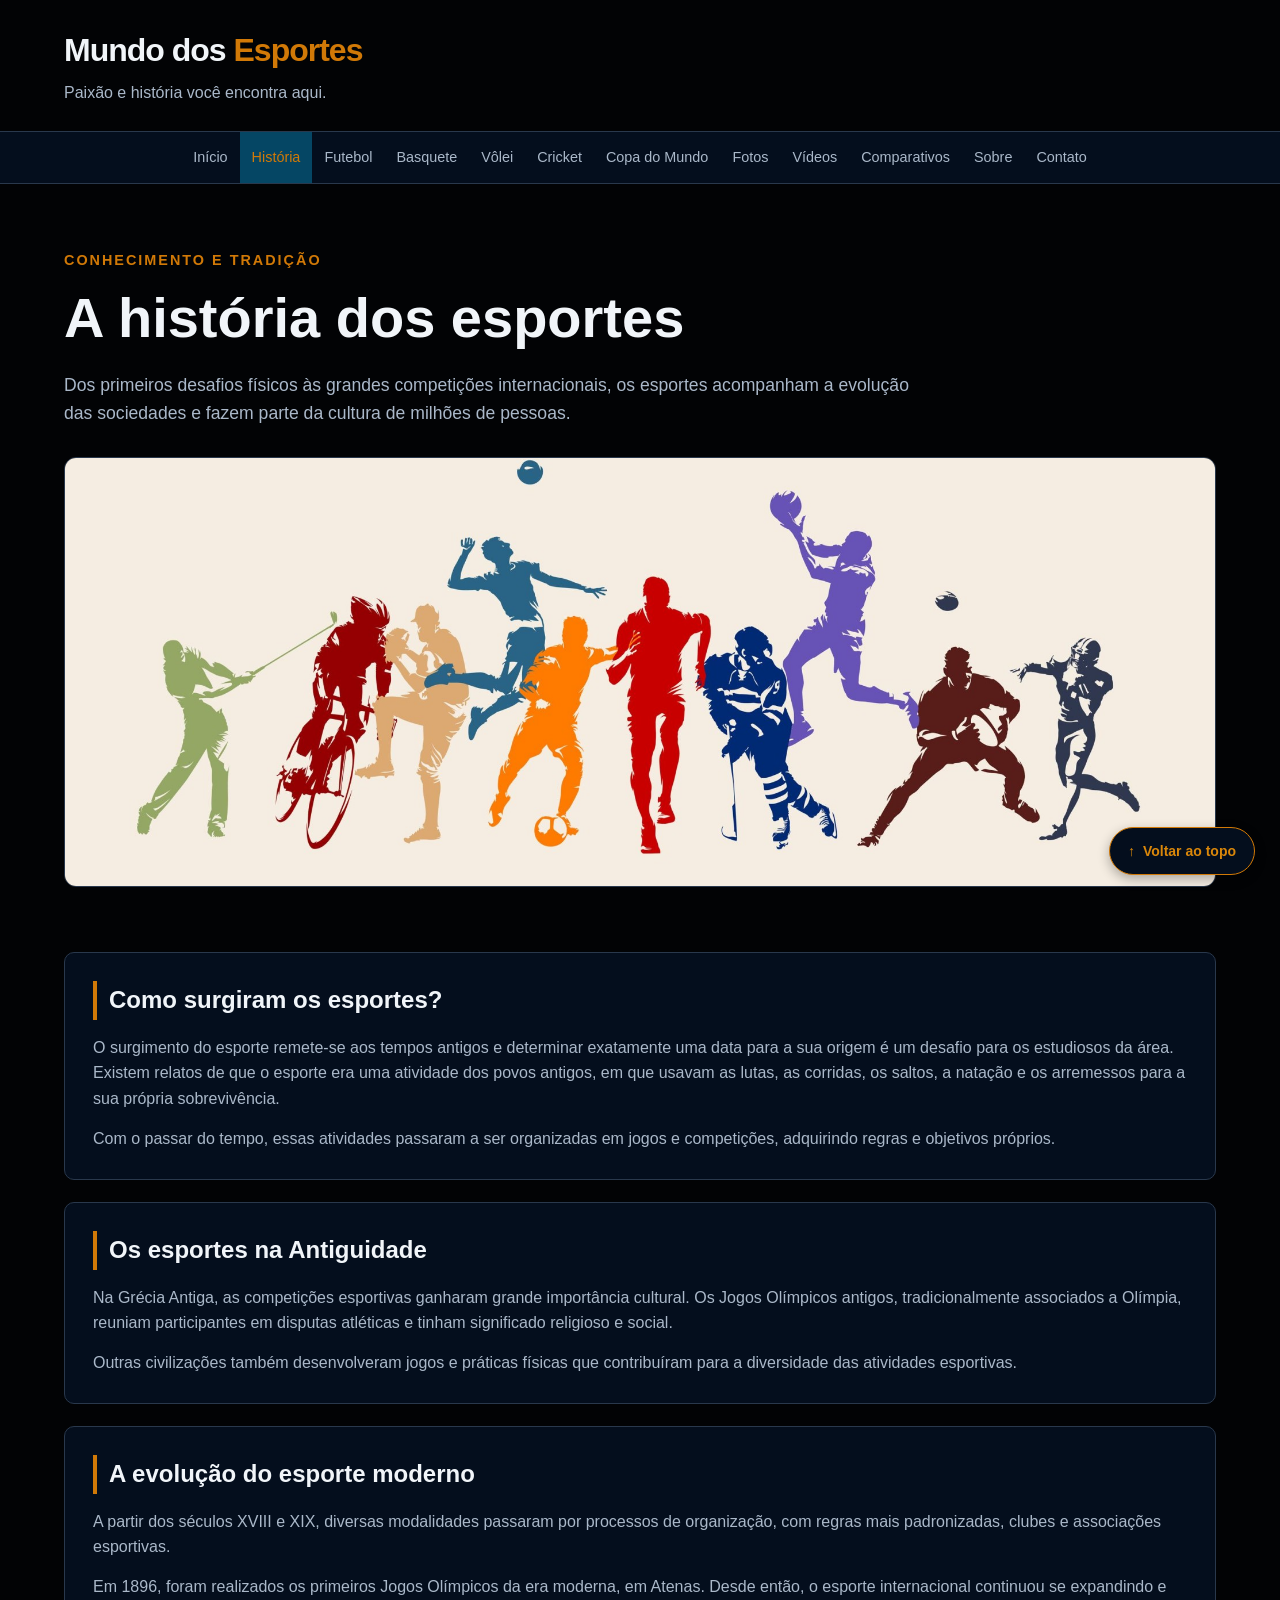
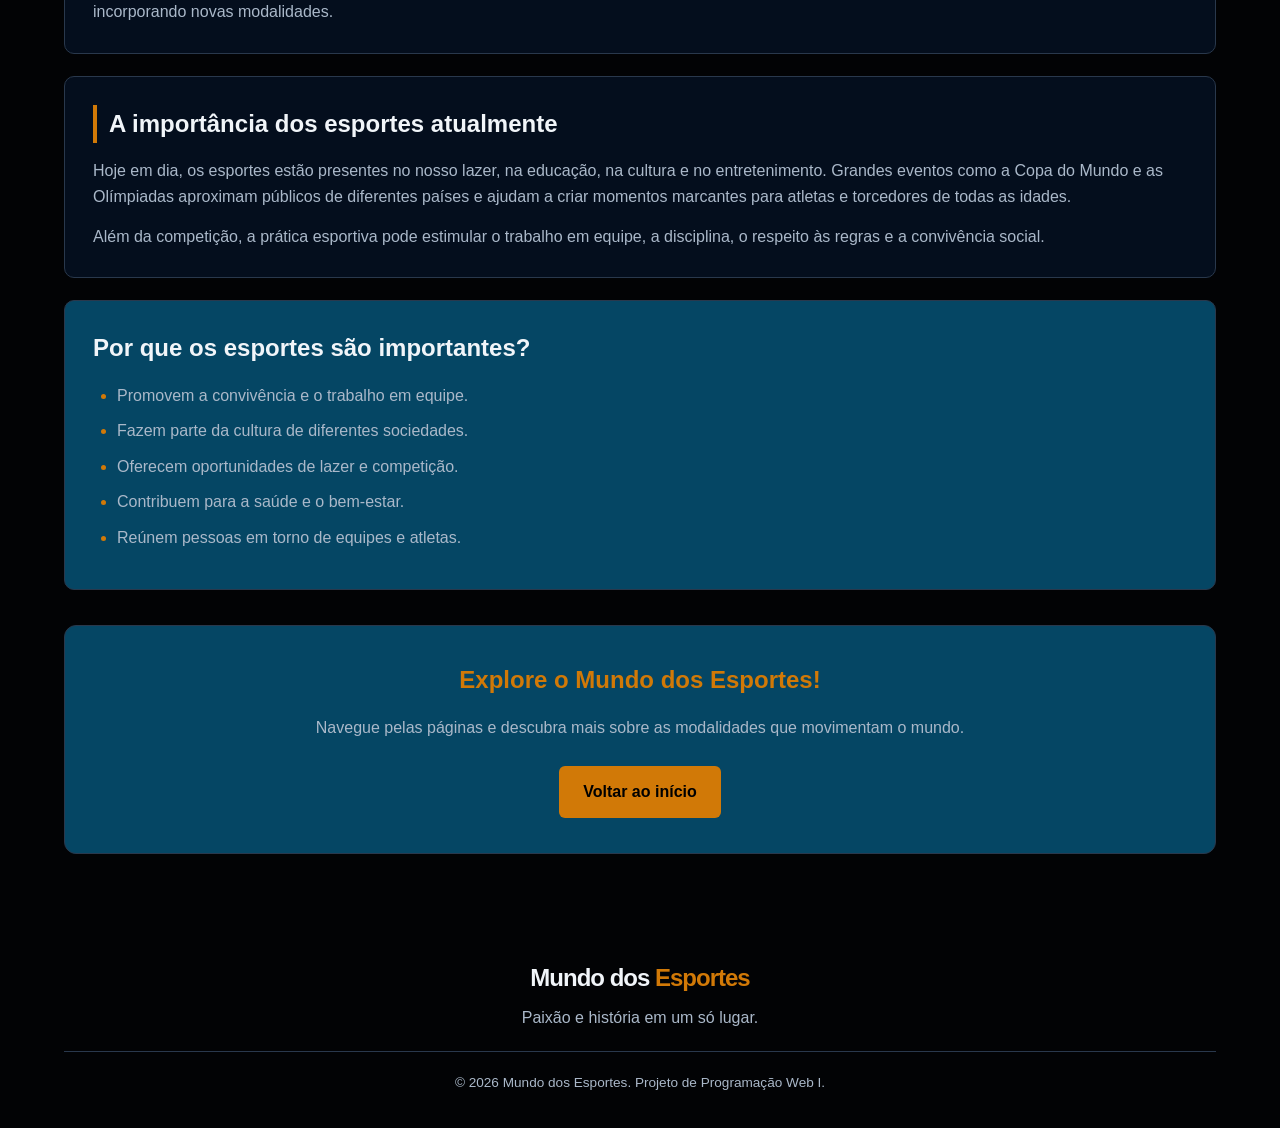
<file: introducao.html>
<!DOCTYPE html>
<html lang="pt-br">
<head>
    <meta charset="UTF-8">
    <meta name="viewport" content="width=device-width, initial-scale=1.0">

    <title>História dos Esportes | Mundo dos Esportes</title>

    <meta name="description"
          content="Conheça a origem, a evolução e a importância dos esportes no mundo.">

    <link rel="stylesheet" href="css/style.css">
</head>
<body id="topo">

    <!-- CABEÇALHO -->
    <header class="cabecalho">
        <div class="container">
            <a class="logo" href="index.html">
                Mundo dos <span>Esportes</span>
            </a>

            <p class="subtitulo">
                Paixão e história você encontra aqui.
            </p>
        </div>
    </header>

    <!-- NAVEGAÇÃO -->
    <nav class="menu" aria-label="Navegação principal">
        <div class="container">
            <ul class="menu-lista">
                <li><a href="index.html">Início</a></li>
                <li><a href="introducao.html" aria-current="page">História</a></li>
                <li><a href="futebol.html">Futebol</a></li>
                <li><a href="basquete.html">Basquete</a></li>
                <li><a href="volei.html">Vôlei</a></li>
                <li><a href="cricket.html">Cricket</a></li>
                <li><a href="copadomundo.html">Copa do Mundo</a></li>
                <li><a href="fotos.html">Fotos</a></li>
                <li><a href="videos.html">Vídeos</a></li>
                <li><a href="tabela.html">Comparativos</a></li>
                <li><a href="sobre.html">Sobre</a></li>
                <li><a href="formulario.html">Contato</a></li>
            </ul>
        </div>
    </nav>

    <!-- CONTEÚDO PRINCIPAL -->
    <main>

        <section class="pagina-intro">
            <div class="container">

                <p class="destaque">Conhecimento e tradição</p>

                <h1>A história dos esportes</h1>

                <p class="texto-intro">
                    Dos primeiros desafios físicos às grandes competições
                    internacionais, os esportes acompanham a evolução
                    das sociedades e fazem parte da cultura de milhões
                    de pessoas.
                </p>

                <img
                    class="imagem-intro"
                    src="imagens/IMPORTANCIA-DO-ESPORTE-PARA-SAUDE-7DkFiJ20qT.jpeg"
                    alt="Variedades de esportes">

            </div>
        </section>

        <section class="conteudo-historia">
            <div class="container">

                <article class="bloco-texto">
                    <h2>Como surgiram os esportes?</h2>

                    <p>
                        O surgimento do esporte remete-se aos tempos antigos 
                        e determinar exatamente uma data para a sua origem
                         é um desafio para os estudiosos da área. 
                         Existem relatos de que o esporte era uma atividade dos povos antigos,
                        em que usavam as lutas, as corridas, os saltos, a natação e os arremessos para a sua própria sobrevivência.
                    </p>

                    <p>
                        Com o passar do tempo, essas atividades
                        passaram a ser organizadas em jogos e
                        competições, adquirindo regras e objetivos
                        próprios.
                    </p>
                </article>

                <article class="bloco-texto">
                    <h2>Os esportes na Antiguidade</h2>

                    <p>
                        Na Grécia Antiga, as competições esportivas
                        ganharam grande importância cultural.
                        Os Jogos Olímpicos antigos, tradicionalmente
                        associados a Olímpia, reuniam participantes
                        em disputas atléticas e tinham significado
                        religioso e social.
                    </p>

                    <p>
                        Outras civilizações também desenvolveram
                        jogos e práticas físicas que contribuíram
                        para a diversidade das atividades esportivas.
                    </p>
                </article>

                <article class="bloco-texto">
                    <h2>A evolução do esporte moderno</h2>

                    <p>
                        A partir dos séculos XVIII e XIX, diversas
                        modalidades passaram por processos de
                        organização, com regras mais padronizadas,
                        clubes e associações esportivas.
                    </p>

                    <p>
                        Em 1896, foram realizados os primeiros
                        Jogos Olímpicos da era moderna, em Atenas.
                        Desde então, o esporte internacional
                        continuou se expandindo e incorporando
                        novas modalidades.
                    </p>
                </article>

                <article class="bloco-texto">
                    <h2>A importância dos esportes atualmente</h2>

                    <p>
                        Hoje em dia, os esportes estão presentes no nosso lazer,
                        na educação, na cultura e no entretenimento.
                        Grandes eventos como a Copa do Mundo e as Olímpiadas aproximam públicos de
                        diferentes países e ajudam a criar momentos
                        marcantes para atletas e torcedores de todas as idades.
                    </p>

                    <p>
                        Além da competição, a prática esportiva pode
                        estimular o trabalho em equipe, a disciplina,
                        o respeito às regras e a convivência social.
                    </p>
                </article>

                <section class="lista-curiosidades">
                    <h2>Por que os esportes são importantes?</h2>

                    <ul>
                        <li>Promovem a convivência e o trabalho em equipe.</li>
                        <li>Fazem parte da cultura de diferentes sociedades.</li>
                        <li>Oferecem oportunidades de lazer e competição.</li>
                        <li>Contribuem para a saúde e o bem-estar.</li>
                        <li>Reúnem pessoas em torno de equipes e atletas.</li>
                    </ul>
                </section>

                <div class="sobre-convite">
                    <h2>Explore o Mundo dos Esportes!</h2>
                    <p>
                        Navegue pelas páginas e descubra mais sobre
                        as modalidades que movimentam o mundo.
                    </p>
                    <a href="index.html" class="botao">Voltar ao início</a>
                </div>

            </div>
        </section>

    </main>

    <!-- RODAPÉ -->
    <footer class="rodape">
        <div class="container">
            <a class="logo" href="index.html">
                Mundo dos <span>Esportes</span>
            </a>

            <p>
                Paixão e história em um só lugar.
            </p>

            <p class="copyright">
                &copy; 2026 Mundo dos Esportes.
                Projeto de Programação Web I.
            </p>
        </div>
    </footer>

            <a href="#topo" class="voltar-topo" aria-label="Voltar para o topo da página">
                ↑ <span>Voltar ao topo</span>
            </a>

</body>
</html>
</file>
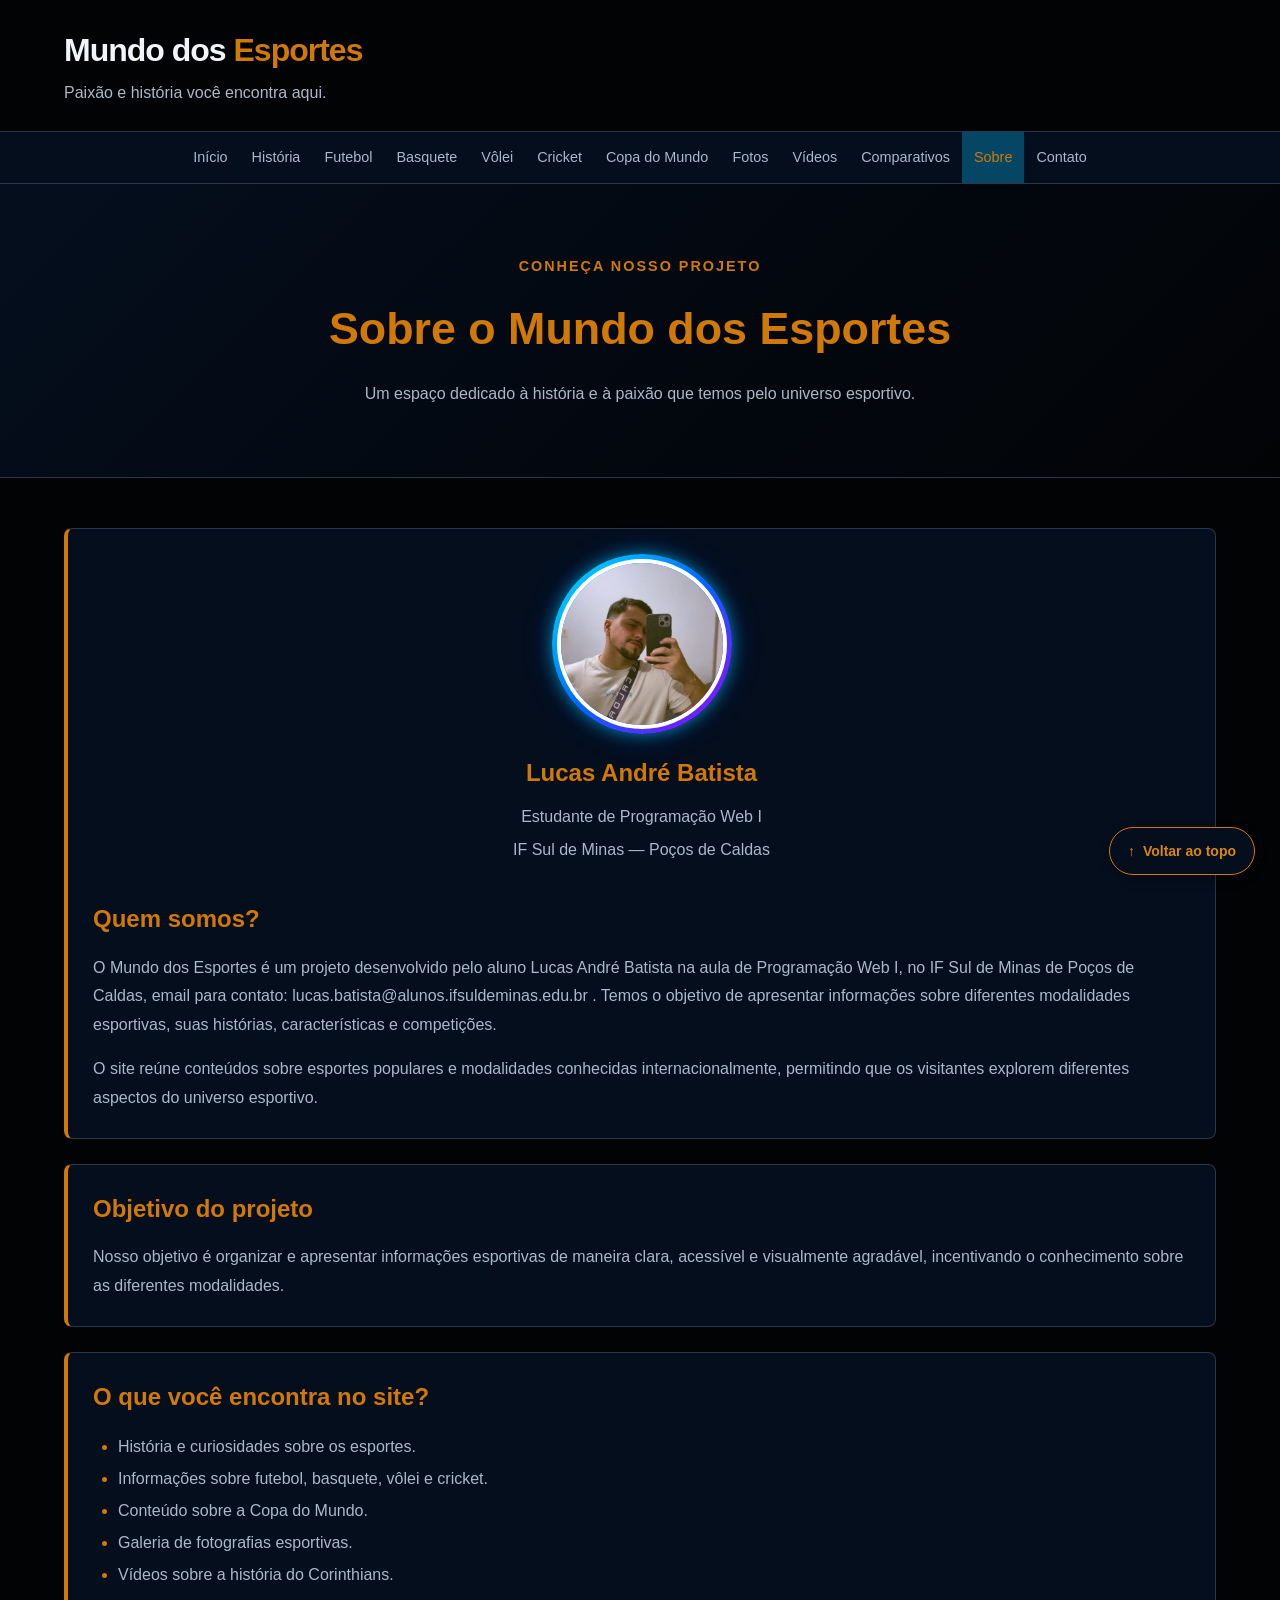
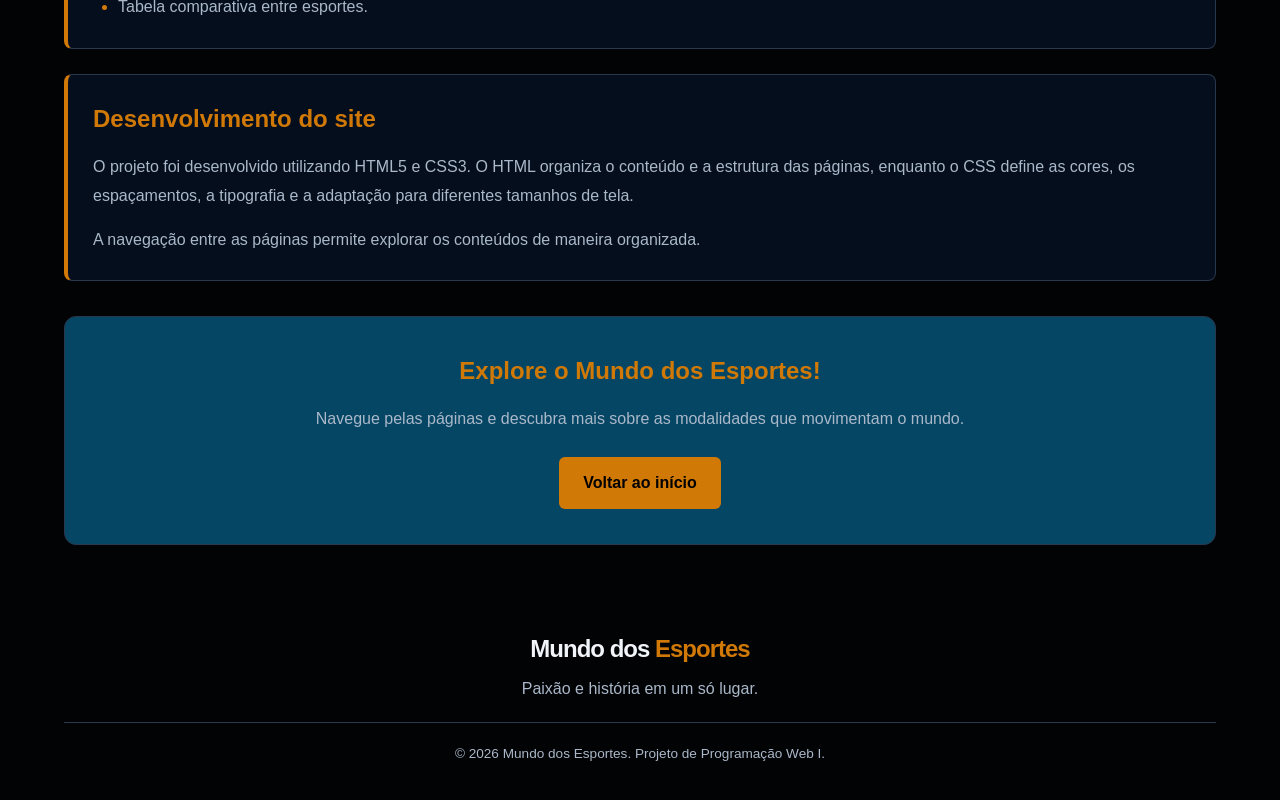
<file: sobre.html>
<!DOCTYPE html>
<html lang="pt-BR">
<head>
    <meta charset="UTF-8">
    <meta name="viewport" content="width=device-width, initial-scale=1.0">
    <meta name="description" content="Conheça o projeto Mundo dos Esportes e seus objetivos.">
    <title>Sobre | Mundo dos Esportes</title>
    <link rel="stylesheet" href="css/style.css">
</head>
<body id="topo">

    <header class="cabecalho">
        <div class="container">
            <a class="logo" href="index.html">
                Mundo dos <span>Esportes</span>
            </a>
            <p class="subtitulo">
                Paixão e história você encontra aqui.
            </p>
        </div>
    </header>

    <nav class="menu" aria-label="Navegação principal">
        <div class="container">
            <ul class="menu-lista">
                <li><a href="index.html">Início</a></li>
                <li><a href="introducao.html">História</a></li>
                <li><a href="futebol.html">Futebol</a></li>
                <li><a href="basquete.html">Basquete</a></li>
                <li><a href="volei.html">Vôlei</a></li>
                <li><a href="cricket.html">Cricket</a></li>
                <li><a href="copadomundo.html">Copa do Mundo</a></li>
                <li><a href="fotos.html">Fotos</a></li>
                <li><a href="videos.html">Vídeos</a></li>
                <li><a href="tabela.html">Comparativos</a></li>
                <li><a href="sobre.html" aria-current="page">Sobre</a></li>
                <li><a href="formulario.html">Contato</a></li>
            </ul>
        </div>
    </nav>

    <main>
        <section class="sobre-banner">
            <div class="container">
                <p class="destaque">Conheça nosso projeto</p>
                <h1>Sobre o Mundo dos Esportes</h1>
                <p>
                    Um espaço dedicado à história e à paixão que temos pelo universo esportivo.
                </p>
            </div>
        </section>

        <section class="secao-sobre">
            <div class="container">

                <article class="sobre-bloco">
                    <div class="perfil">
                    <div class="perfil-foto">
                            <img src="imagens/WhatsApp Image 2026-10-15 at 14.50.52.jpeg" alt="Foto de Lucas André Batista">
                    </div>
                            <h2>Lucas André Batista</h2>
                            <p>Estudante de Programação Web I</p>
                            <p>IF Sul de Minas — Poços de Caldas</p>
                    </div>
                    <h2>Quem somos?</h2>
                    <p>
                        O Mundo dos Esportes é um projeto desenvolvido pelo aluno Lucas André Batista
                        na aula de Programação Web I, no IF Sul de Minas de Poços de Caldas, email para contato: lucas.batista@alunos.ifsuldeminas.edu.br .
                        Temos o objetivo de apresentar informações sobre
                        diferentes modalidades esportivas, suas histórias,
                        características e competições.
                    </p>
                    <p>
                        O site reúne conteúdos sobre esportes populares
                        e modalidades conhecidas internacionalmente,
                        permitindo que os visitantes explorem diferentes
                        aspectos do universo esportivo.
                    </p>
                </article>

                <article class="sobre-bloco">
                    <h2>Objetivo do projeto</h2>
                    <p>
                        Nosso objetivo é organizar e apresentar informações
                        esportivas de maneira clara, acessível e visualmente
                        agradável, incentivando o conhecimento sobre as
                        diferentes modalidades.
                    </p>
                </article>

                <article class="sobre-bloco">
                    <h2>O que você encontra no site?</h2>

                    <ul class="sobre-lista">
                        <li>História e curiosidades sobre os esportes.</li>
                        <li>Informações sobre futebol, basquete, vôlei e cricket.</li>
                        <li>Conteúdo sobre a Copa do Mundo.</li>
                        <li>Galeria de fotografias esportivas.</li>
                        <li>Vídeos sobre a história do Corinthians.</li>
                        <li>Tabela comparativa entre esportes.</li>
                    </ul>
                </article>

                <article class="sobre-bloco">
                    <h2>Desenvolvimento do site</h2>
                    <p>
                        O projeto foi desenvolvido utilizando HTML5 e CSS3.
                        O HTML organiza o conteúdo e a estrutura das páginas,
                        enquanto o CSS define as cores, os espaçamentos,
                        a tipografia e a adaptação para diferentes tamanhos
                        de tela.
                    </p>
                    <p>
                        A navegação entre as páginas permite explorar
                        os conteúdos de maneira organizada.
                    </p>
                </article>

                <div class="sobre-convite">
                    <h2>Explore o Mundo dos Esportes!</h2>
                    <p>
                        Navegue pelas páginas e descubra mais sobre
                        as modalidades que movimentam o mundo.
                    </p>
                    <a href="index.html" class="botao">Voltar ao início</a>
                </div>

            </div>
        </section>
    </main>

    <footer class="rodape">
        <div class="container">
            <a class="logo" href="index.html">
                Mundo dos <span>Esportes</span>
            </a>
            <p>Paixão e história em um só lugar.</p>
            <p class="copyright">
                &copy; 2026 Mundo dos Esportes.
                Projeto de Programação Web I.
            </p>
        </div>
    </footer>

            <a href="#topo" class="voltar-topo" aria-label="Voltar para o topo da página">
                ↑ <span>Voltar ao topo</span>
            </a>

</body>
</html>
</file>
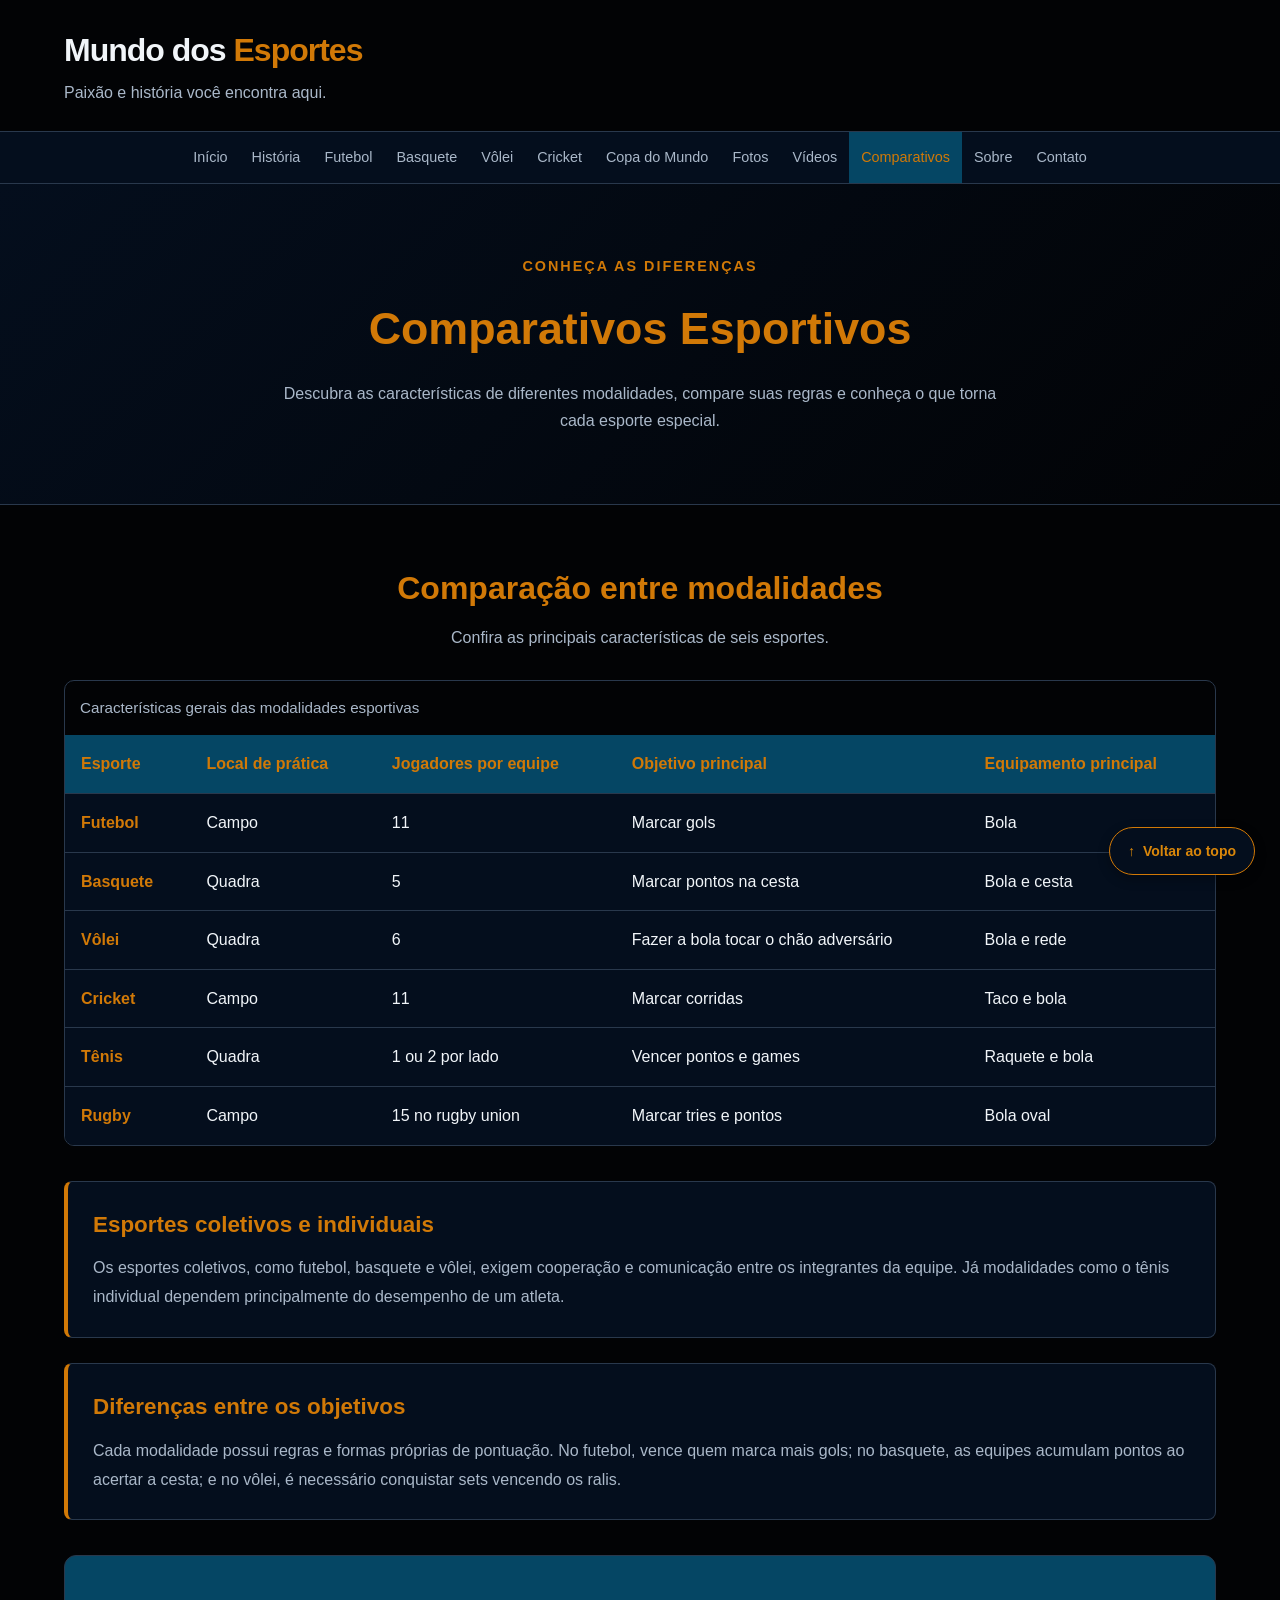
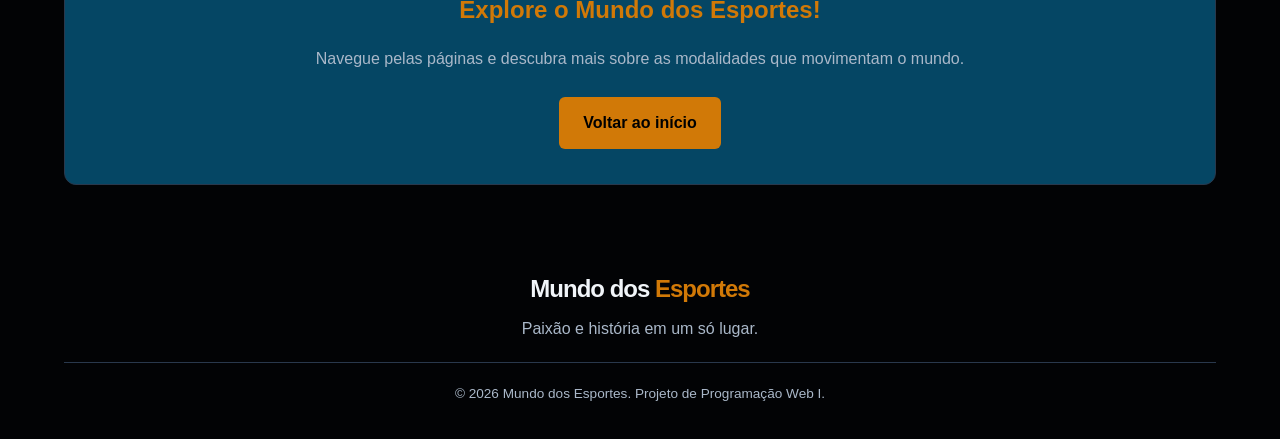
<file: tabela.html>
<!DOCTYPE html>
<html lang="pt-BR">
<head>
    <meta charset="UTF-8">
    <meta name="viewport" content="width=device-width, initial-scale=1.0">
    <meta name="description" content="Compare características de diferentes modalidades esportivas.">
    <title>Comparativos | Mundo dos Esportes</title>
    <link rel="stylesheet" href="css/style.css">
</head>
<body id="topo">

    <header class="cabecalho">
        <div class="container">
            <a class="logo" href="index.html">
                Mundo dos <span>Esportes</span>
            </a>
            <p class="subtitulo">
                Paixão e história você encontra aqui.
            </p>
        </div>
    </header>

    <nav class="menu" aria-label="Navegação principal">
        <div class="container">
            <ul class="menu-lista">
                <li><a href="index.html">Início</a></li>
                <li><a href="introducao.html">História</a></li>
                <li><a href="futebol.html">Futebol</a></li>
                <li><a href="basquete.html">Basquete</a></li>
                <li><a href="volei.html">Vôlei</a></li>
                <li><a href="cricket.html">Cricket</a></li>
                <li><a href="copadomundo.html">Copa do Mundo</a></li>
                <li><a href="fotos.html">Fotos</a></li>
                <li><a href="videos.html">Vídeos</a></li>
                <li><a href="tabela.html" aria-current="page">Comparativos</a></li>
                <li><a href="sobre.html">Sobre</a></li>
                <li><a href="formulario.html">Contato</a></li>
            </ul>
        </div>
    </nav>

    <main>
        <section class="comparativos-banner">
            <div class="container">
                <p class="destaque">Conheça as diferenças</p>
                <h1>Comparativos Esportivos</h1>
                <p>
                    Descubra as características de diferentes modalidades,
                    compare suas regras e conheça o que torna cada esporte
                    especial.
                </p>
            </div>
        </section>

        <section class="secao-comparativos">
            <div class="container">

                <div class="titulo-secao">
                    <h2>Comparação entre modalidades</h2>
                    <p>
                        Confira as principais características de seis esportes.
                    </p>
                </div>

                <div class="tabela-responsiva">
                    <table class="tabela-esportes">
                        <caption>
                            Características gerais das modalidades esportivas
                        </caption>

                        <thead>
                            <tr>
                                <th scope="col">Esporte</th>
                                <th scope="col">Local de prática</th>
                                <th scope="col">Jogadores por equipe</th>
                                <th scope="col">Objetivo principal</th>
                                <th scope="col">Equipamento principal</th>
                            </tr>
                        </thead>

                        <tbody>
                            <tr>
                                <th scope="row">Futebol</th>
                                <td>Campo</td>
                                <td>11</td>
                                <td>Marcar gols</td>
                                <td>Bola</td>
                            </tr>

                            <tr>
                                <th scope="row">Basquete</th>
                                <td>Quadra</td>
                                <td>5</td>
                                <td>Marcar pontos na cesta</td>
                                <td>Bola e cesta</td>
                            </tr>

                            <tr>
                                <th scope="row">Vôlei</th>
                                <td>Quadra</td>
                                <td>6</td>
                                <td>Fazer a bola tocar o chão adversário</td>
                                <td>Bola e rede</td>
                            </tr>

                            <tr>
                                <th scope="row">Cricket</th>
                                <td>Campo</td>
                                <td>11</td>
                                <td>Marcar corridas</td>
                                <td>Taco e bola</td>
                            </tr>

                            <tr>
                                <th scope="row">Tênis</th>
                                <td>Quadra</td>
                                <td>1 ou 2 por lado</td>
                                <td>Vencer pontos e games</td>
                                <td>Raquete e bola</td>
                            </tr>

                            <tr>
                                <th scope="row">Rugby</th>
                                <td>Campo</td>
                                <td>15 no rugby union</td>
                                <td>Marcar tries e pontos</td>
                                <td>Bola oval</td>
                            </tr>
                        </tbody>
                    </table>
                </div>

                <article class="bloco-comparativo">
                    <h2>Esportes coletivos e individuais</h2>
                    <p>
                        Os esportes coletivos, como futebol, basquete e vôlei,
                        exigem cooperação e comunicação entre os integrantes
                        da equipe. Já modalidades como o tênis individual
                        dependem principalmente do desempenho de um atleta.
                    </p>
                </article>

                <article class="bloco-comparativo">
                    <h2>Diferenças entre os objetivos</h2>
                    <p>
                        Cada modalidade possui regras e formas próprias de
                        pontuação. No futebol, vence quem marca mais gols;
                        no basquete, as equipes acumulam pontos ao acertar
                        a cesta; e no vôlei, é necessário conquistar sets
                        vencendo os ralis.
                    </p>
                </article>

                <div class="sobre-convite">
                    <h2>Explore o Mundo dos Esportes!</h2>
                    <p>
                        Navegue pelas páginas e descubra mais sobre
                        as modalidades que movimentam o mundo.
                    </p>
                    <a href="index.html" class="botao">Voltar ao início</a>
                </div>

            </div>
        </section>
    </main>

    <footer class="rodape">
        <div class="container">
            <a class="logo" href="index.html">
                Mundo dos <span>Esportes</span>
            </a>
            <p>Paixão e história em um só lugar.</p>
            <p class="copyright">
                &copy; 2026 Mundo dos Esportes.
                Projeto de Programação Web I.
            </p>
        </div>
    </footer>

            <a href="#topo" class="voltar-topo" aria-label="Voltar para o topo da página">
                ↑ <span>Voltar ao topo</span>
            </a>

</body>
</html>
</file>
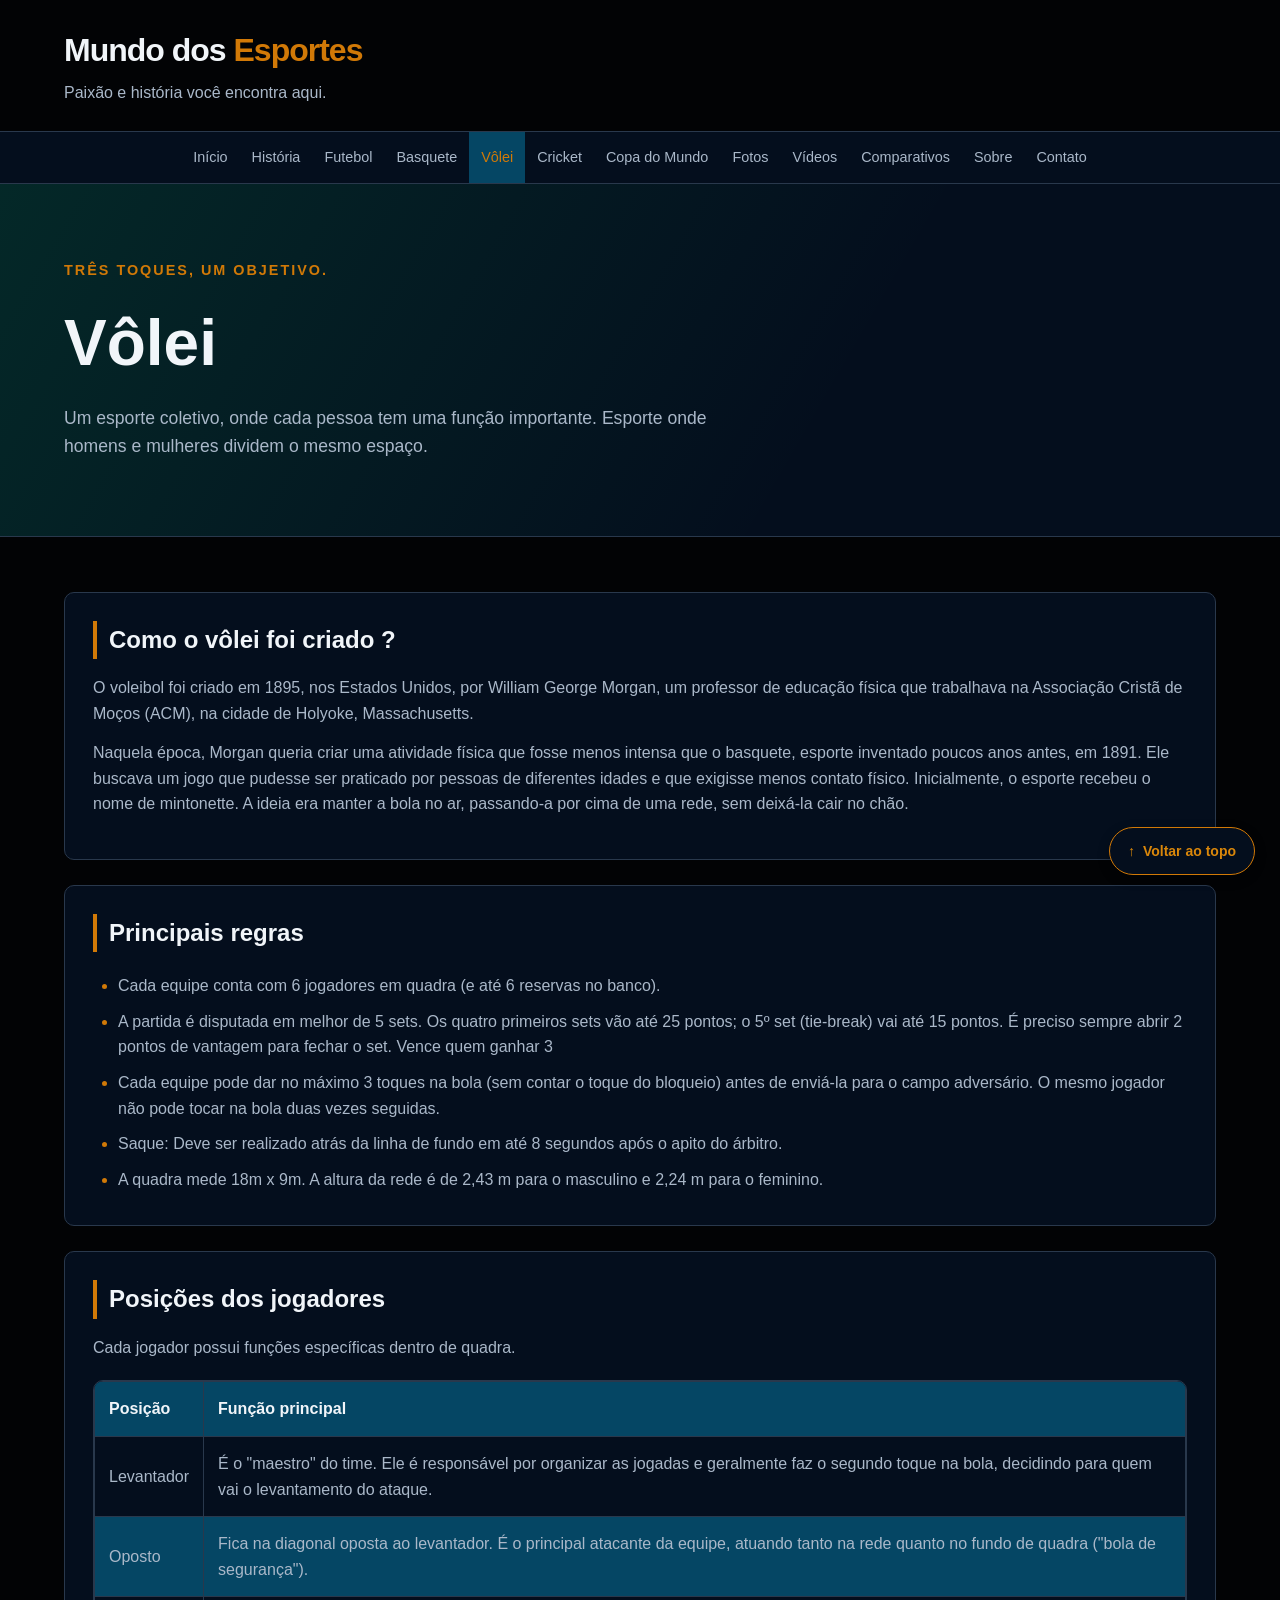
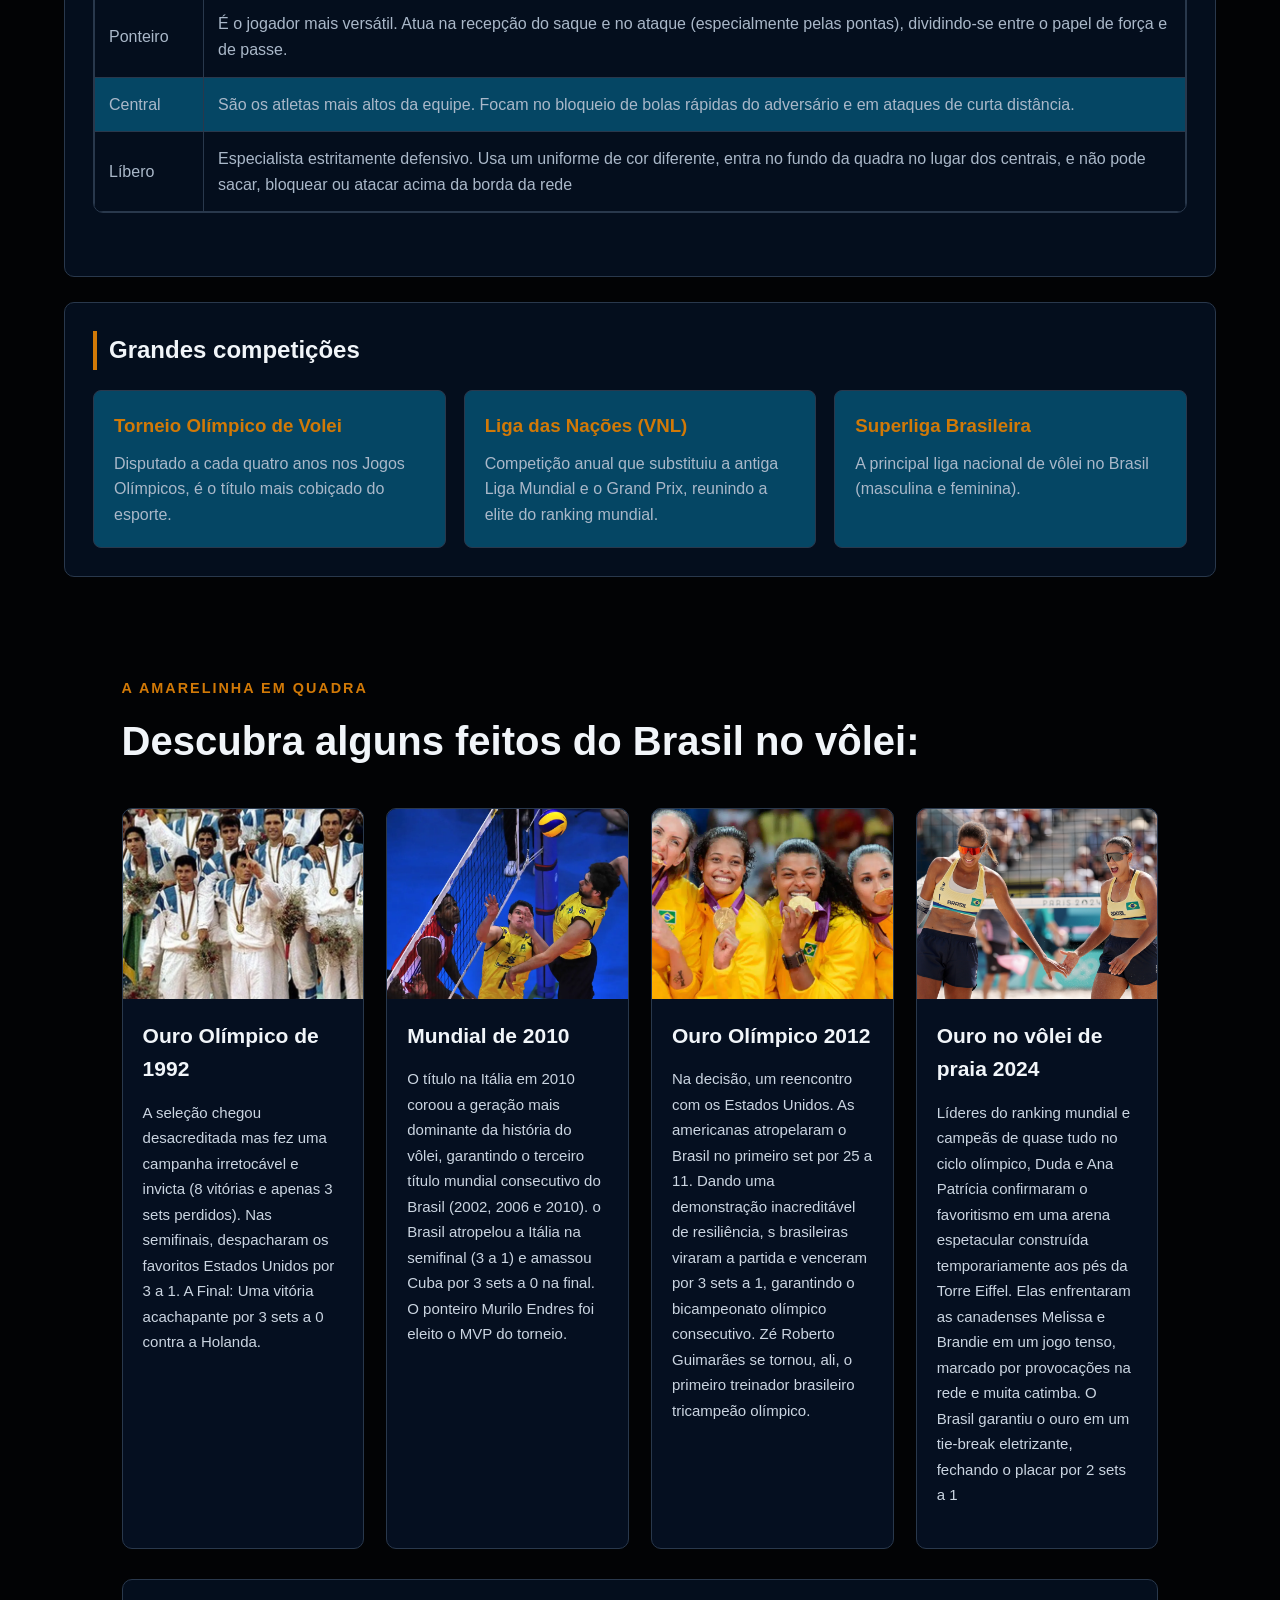
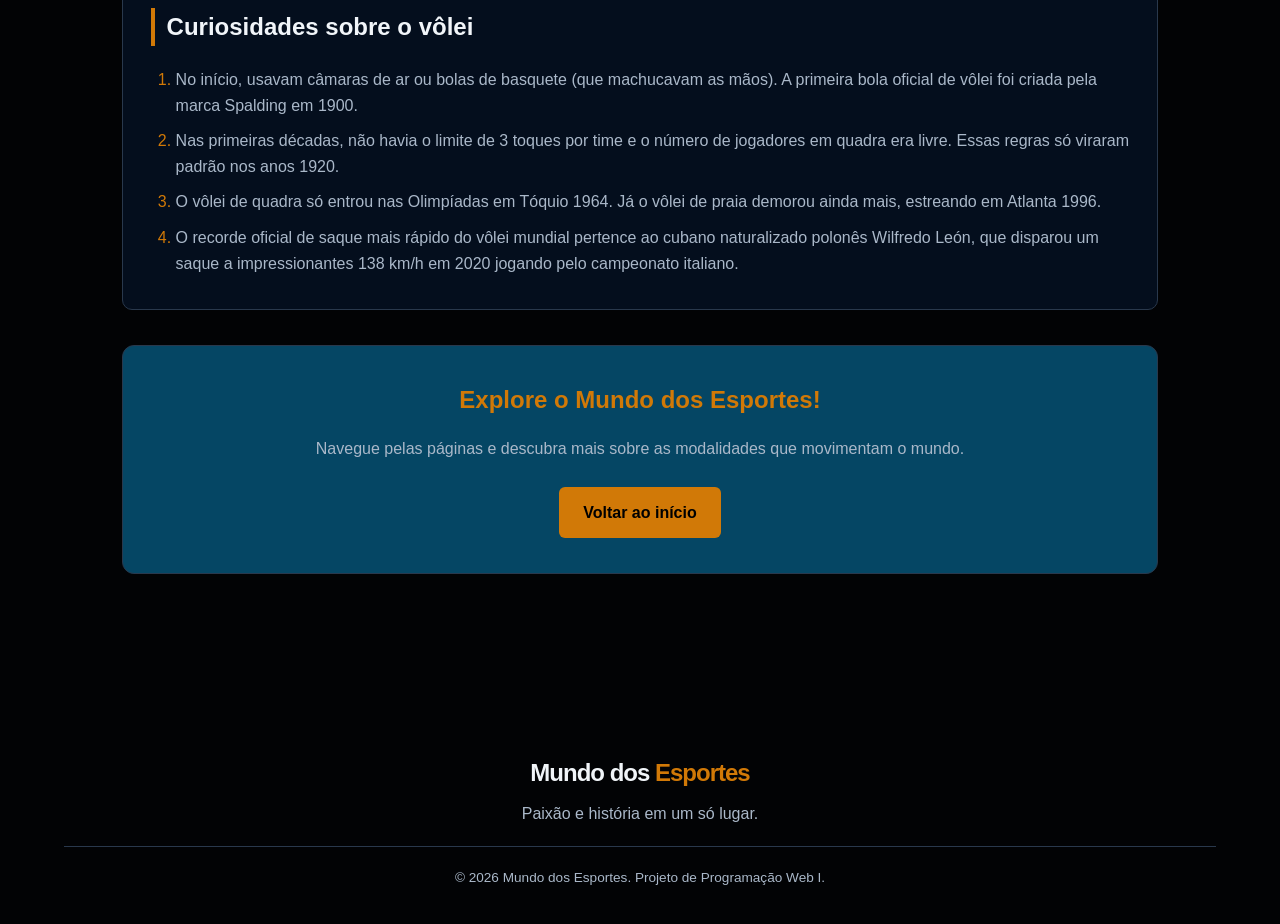
<file: volei.html>
<!DOCTYPE html>
<html lang="pt-BR">
<head>
    <meta charset="UTF-8">
    <meta name="viewport" content="width=device-width, initial-scale=1.0">

    <title>Vôlei | Mundo dos Esportes</title>

    <meta name="description"
          content="Conheça as regras, posições, competições e curiosidades do vôlei.">

    <link rel="stylesheet" href="css/style.css">
</head>
<body id="topo">

    <!-- CABEÇALHO -->
    <header class="cabecalho">
        <div class="container">
            <a class="logo" href="index.html">
                Mundo dos <span>Esportes</span>
            </a>

            <p class="subtitulo">
                Paixão e história você encontra aqui.
            </p>
        </div>
    </header>

    <!-- MENU -->
    <nav class="menu" aria-label="Navegação principal">
        <div class="container">
            <ul class="menu-lista">
                <li><a href="index.html">Início</a></li>
                <li><a href="introducao.html">História</a></li>
                <li><a href="futebol.html" >Futebol</a></li>
                <li><a href="basquete.html">Basquete</a></li>
                <li><a href="volei.html" aria-current="page">Vôlei</a></li>
                <li><a href="cricket.html">Cricket</a></li>
                <li><a href="copadomundo.html">Copa do Mundo</a></li>
                <li><a href="fotos.html">Fotos</a></li>
                <li><a href="videos.html">Vídeos</a></li>
                <li><a href="tabela.html">Comparativos</a></li>
                <li><a href="sobre.html">Sobre</a></li>
                <li><a href="formulario.html">Contato</a></li>
        </div>
    </nav>

    <!-- CONTEÚDO PRINCIPAL -->
    <main>

        <!-- APRESENTAÇÃO -->
        <section class="volei-banner">
            <div class="container">
                <p class="destaque">Três toques, um objetivo.</p>

                <h1>Vôlei</h1>

                <p>
                    Um esporte coletivo, onde cada pessoa tem uma função importante.
                    Esporte onde homens e mulheres dividem o mesmo espaço.
                </p>
            </div>
        </section>

        <!-- INTRODUÇÃO -->
        <section class="secao-volei">
            <div class="container">

                <article class="artigo-volei">
                    <h2>Como o vôlei foi criado ?</h2>

                    <p>
                       O voleibol foi criado em 1895, nos Estados Unidos, 
                       por William George Morgan, um professor de educação física 
                       que trabalhava na Associação Cristã de Moços (ACM), 
                       na cidade de Holyoke, Massachusetts.
                    </p>

                    <p>
                        Naquela época, Morgan queria criar uma atividade física que fosse menos intensa que o basquete,
                        esporte inventado poucos anos antes, em 1891.
                        Ele buscava um jogo que pudesse ser praticado por pessoas de diferentes idades
                        e que exigisse menos contato físico.
                        Inicialmente, o esporte recebeu o nome de mintonette. 
                        A ideia era manter a bola no ar, passando-a por cima de uma rede, sem deixá-la cair no chão.
                    </p>
                </article>

                <article class="artigo-volei">
                    <h2>Principais regras</h2>

                    <ul class="lista-volei">
                        <li>Cada equipe conta com 6 jogadores em quadra (e até 6 reservas no banco).</li>
                        <li>A partida é disputada em melhor de 5 sets. Os quatro primeiros sets vão até 25 pontos; o 5º set (tie-break) vai até 15 pontos. É preciso sempre abrir 2 pontos de vantagem para fechar o set. Vence quem ganhar 3</li>
                        <li>Cada equipe pode dar no máximo 3 toques na bola (sem contar o toque do bloqueio) antes de enviá-la para o campo adversário. O mesmo jogador não pode tocar na bola duas vezes seguidas.</li>
                        <li>Saque: Deve ser realizado atrás da linha de fundo em até 8 segundos após o apito do árbitro.</li>
                        <li>A quadra mede 18m x 9m. A altura da rede é de 2,43 m para o masculino e 2,24 m para o feminino.</li>
                    </ul>
                </article>

                <article class="artigo-volei">
                    <h2>Posições dos jogadores</h2>

                    <p>
                        Cada jogador possui funções específicas
                        dentro de quadra. 
                        
                    </p>

                    <div class="tabela-responsiva">
                        <table class="tabela-volei">
                            <thead>
                                <tr>
                                    <th>Posição</th>
                                    <th>Função principal</th>
                                </tr>
                            </thead>

                            <tbody>
                                <tr>
                                    <td>Levantador</td>
                                    <td>É o "maestro" do time. Ele é responsável por organizar as jogadas e geralmente faz o segundo toque na bola, decidindo para quem vai o levantamento do ataque.</td>
                                </tr>

                                <tr>
                                    <td>Oposto</td>
                                    <td>Fica na diagonal oposta ao levantador. É o principal atacante da equipe, atuando tanto na rede quanto no fundo de quadra ("bola de segurança").</td>
                                </tr>

                                <tr>
                                    <td>Ponteiro</td>
                                    <td>É o jogador mais versátil. Atua na recepção do saque e no ataque (especialmente pelas pontas), dividindo-se entre o papel de força e de passe.</td>
                                </tr>

                                <tr>
                                    <td>Central</td>
                                    <td>São os atletas mais altos da equipe. Focam no bloqueio de bolas rápidas do adversário e em ataques de curta distância. </td>
                                </tr>
                                <tr>
                                    <td>Líbero</td>
                                    <td>Especialista estritamente defensivo. Usa um uniforme de cor diferente, entra no fundo da quadra no lugar dos centrais, e não pode sacar, bloquear ou atacar acima da borda da rede</td>
                                </tr>


                            </tbody>
                        </table>
                    </div>
                </article>

                <article class="artigo-volei">
                    <h2>Grandes competições</h2>

                    <div class="competicoes-grid">

                        <section class="competicao">
                            <h3>Torneio Olímpico de Volei</h3>
                            <p>
                                Disputado a cada quatro anos nos Jogos Olímpicos, 
                                é o título mais cobiçado do esporte.
                            </p>
                        </section>

                        <section class="competicao">
                            <h3>Liga das Nações (VNL)</h3>
                            <p>
                                Competição anual que substituiu a antiga Liga Mundial 
                                e o Grand Prix, reunindo a elite do ranking mundial.
                            </p>
                        </section>

                        <section class="competicao">
                            <h3>Superliga Brasileira</h3>
                            <p>
                                A principal liga nacional de vôlei no Brasil (masculina e feminina).
                            </p>
                        </section>

                    </div>
                </article>

                <section class="modalidades" id="modalidades">
            <div class="container">
               <div class="titulo-secao">
                    <p class="destaque">A Amarelinha em quadra</p>
                    <h2>Descubra alguns feitos do Brasil no vôlei: </h2>
                    
                </div>
                <section class="times">
                <article class="card-time">
                        <img
                        src="imagens/1992-.webp"
                        alt="Atletas do Ouro Olimpico"
                         >

                        <div class="card-time-conteudo">
                        <h2>Ouro Olímpico de 1992</h2>

                         <p>
                            A seleção chegou desacreditada mas fez uma campanha irretocável e invicta 
                            (8 vitórias e apenas 3 sets perdidos). Nas semifinais, despacharam os favoritos Estados Unidos por 3 a 1.
                            A Final: Uma vitória acachapante por 3 sets a 0 contra a Holanda.
                         </p>

            </div>
                </article>
                <article class="card-time">
                        <img
                        src="imagens/gettyimages-103074658.webp"
                        alt="Mundial de 2010"
                         >

                        <div class="card-time-conteudo">
                        <h2>Mundial de 2010</h2>

                         <p>
                            O título na Itália em 2010 coroou a geração mais dominante da história do vôlei, 
                            garantindo o terceiro título mundial consecutivo do Brasil (2002, 2006 e 2010).
                            o Brasil atropelou a Itália na semifinal (3 a 1) e amassou Cuba por 3 sets a 0 na final. 
                            O ponteiro Murilo Endres foi eleito o MVP do torneio.
                         </p>

            </div>
                </article>
                <article class="card-time">
                        <img
                        src="imagens/fernanda-garay-medalha-de-ouro-londres-2012.webp"
                        alt="Jogadoras do Ouro Olimpico 2012"
                         >

                        <div class="card-time-conteudo">
                        <h2>Ouro Olímpico 2012</h2>

                         <p>
                             Na decisão, um reencontro com os Estados Unidos. 
                             As americanas atropelaram o Brasil no primeiro set por 25 a 11. 
                             Dando uma demonstração inacreditável de resiliência, 
                             s brasileiras viraram a partida e venceram por 3 sets a 1, 
                             garantindo o bicampeonato olímpico consecutivo. 
                             Zé Roberto Guimarães se tornou, ali, 
                             o primeiro treinador brasileiro tricampeão olímpico.
                         </p>

            </div>
                </article>
                <article class="card-time">
                        <img
                        src="imagens/ana-patricia-e-duda-durante-o-jogo-do-brasil-contra-o-egito-pelo-volei-de-praia-feminino-das-olimpiadas-de-paris-1722177034995_v2_4x3.jpg"
                        alt="Dupla do Ouro Olimpico"
                         >

                        <div class="card-time-conteudo">
                        <h2>Ouro no vôlei de praia 2024</h2>

                         <p>
                             Líderes do ranking mundial e campeãs de quase tudo no ciclo olímpico, 
                             Duda e Ana Patrícia confirmaram o favoritismo em uma arena espetacular
                             construída temporariamente aos pés da Torre Eiffel.
                             Elas enfrentaram as canadenses Melissa e Brandie em um jogo tenso, 
                             marcado por provocações na rede e muita catimba. 
                             O Brasil garantiu o ouro em um tie-break eletrizante, fechando o placar por 2 sets a 1   
                         </p>

            </div>
                </article>
                </section>    

                <article class="artigo-volei">
                    <h2>Curiosidades sobre o vôlei</h2>

                    <ol class="lista-volei">
                        <li>No início, usavam câmaras de ar ou bolas de basquete (que machucavam as mãos). A primeira bola oficial de vôlei foi criada pela marca Spalding em 1900.</li>
                        <li>Nas primeiras décadas, não havia o limite de 3 toques por time e o número de jogadores em quadra era livre. Essas regras só viraram padrão nos anos 1920.</li>
                        <li>O vôlei de quadra só entrou nas Olimpíadas em Tóquio 1964. Já o vôlei de praia demorou ainda mais, estreando em Atlanta 1996.</li>
                        <li> O recorde oficial de saque mais rápido do vôlei mundial pertence ao cubano naturalizado polonês Wilfredo León, que disparou um saque a impressionantes 138 km/h em 2020 jogando pelo campeonato italiano.</li>
                    </ol>
                </article>

                <div class="sobre-convite">
                    <h2>Explore o Mundo dos Esportes!</h2>
                    <p>
                        Navegue pelas páginas e descubra mais sobre
                        as modalidades que movimentam o mundo.
                    </p>
                    <a href="index.html" class="botao">Voltar ao início</a>
                </div>

            </div>
        </section>

    </main>

    <!-- RODAPÉ -->
    <footer class="rodape">
        <div class="container">
            <a class="logo" href="index.html">
                Mundo dos <span>Esportes</span>
            </a>

            <p>
                Paixão e história em um só lugar.
            </p>

            <p class="copyright">
                &copy; 2026 Mundo dos Esportes.
                Projeto de Programação Web I.
            </p>
        </div>
    </footer>

            <a href="#topo" class="voltar-topo" aria-label="Voltar para o topo da página">
                ↑ <span>Voltar ao topo</span>
            </a>

</body>
</html>
</file>
<file: css/style.css>
/* ========================================
   1. CONFIGURAÇÕES GERAIS
======================================== */

:root {
    --cor-fundo: #020305;
    --cor-superficie: #040e1d;
    --cor-superficie-clara: #054664;
    --cor-laranja: #d17907;
    --cor-laranja2: #f09309e8;
    --cor-texto: #f1f5f9;
    --cor-texto-secundario: #aab8c9;
    --cor-borda: #29384c;
    --cor-inicio: #d6da09;
}

* {
    margin: 0;
    padding: 0;
    box-sizing: border-box;
}

html {
    scroll-behavior: smooth;
    scroll-padding-top: 20px;
}

body {
    font-family: Arial, Helvetica, sans-serif;
    background-color: var(--cor-fundo);
    color: var(--cor-texto);
    line-height: 1.6;
}

a {
    color: inherit;
    text-decoration: none;
}

img {
    display: block;
    max-width: 100%;
}

.container {
    width: 90%;
    max-width: 1200px;
    margin: 0 auto;
}

.destaque {
    color: var(--cor-laranja);
    font-size: 0.9rem;
    font-weight: bold;
    text-transform: uppercase;
    letter-spacing: 2px;
}


/* ========================================
   2. CABEÇALHO
======================================== */

.cabecalho {
    background-color: var(--cor-fundo);
    padding: 25px 0;
    border-bottom: 1px solid var(--cor-borda);
}

.logo {
    display: inline-block;
    font-size: 2rem;
    font-weight: bold;
    letter-spacing: -1px;
}

.logo span {
    color: var(--cor-laranja);
}

.subtitulo {
    color: var(--cor-texto-secundario);
    margin-top: 4px;
}


/* ========================================
   3. MENU DE NAVEGAÇÃO
======================================== */

.menu {
    background-color: var(--cor-superficie);
    border-bottom: 1px solid var(--cor-borda);
}

.menu-lista {
    display: flex;
    flex-wrap: wrap;
    justify-content: center;
    list-style: none;
}

.menu-lista a {
    display: block;
    padding: 14px 12px;
    font-size: 0.9rem;
    color: var(--cor-texto-secundario);
    transition: color 0.3s, background-color 0.3s;
}

.menu-lista a:hover,
.menu-lista a:focus-visible,
.menu-lista a[aria-current="page"] {
    color: var(--cor-laranja);
    background-color: var(--cor-superficie-clara);
}


/* ========================================
   4. BANNER PRINCIPAL
======================================== */

.banner {
    padding: 100px 0;
    background:
        radial-gradient(
            ellipse at 85% 30%,
            rgba(153, 107, 23, 0.863),
            transparent 45%
        ),
        linear-gradient(
            135deg,
            #111c2e,
            #0b1120 70%
        );
    border-bottom: 1px solid var(--cor-borda);
}

.banner-conteudo {
    max-width: 1200px;
}

.banner h2 {
    max-width: 700px;
    font-size: clamp(2.5rem, 6vw, 4.5rem);
    line-height: 1.1;
    margin: 18px 0;
}

.banner-texto {
    max-width: 600px;
    color: var(--cor-texto-secundario);
    font-size: 1.1rem;
    margin-bottom: 30px;
}


/* ========================================
   5. BOTÃO
======================================== */

.botao {
    display: inline-block;
    background-color: var(--cor-laranja);
    color: #000000;
    padding: 13px 24px;
    border-radius: 6px;
    font-weight: bold;
    transition: background-color 0.3s, transform 0.3s;
}

.botao:hover,
.botao:focus-visible {
    background-color: var(--cor-laranja2);
    transform: translateY(-2px);
}


/* ========================================
   6. SEÇÃO DE MODALIDADES
======================================== */

.modalidades {
    padding: 75px 0;
}

.titulo-secao {
    margin-bottom: 35px;
}

.titulo-secao h2,
.sobre-site h2 {
    font-size: clamp(1.8rem, 4vw, 2.5rem);
    margin: 8px 0;
}

.titulo-secao > p:last-child {
    color: var(--cor-texto-secundario);
}


/* ========================================
   7. CARDS DOS ESPORTES
======================================== */

.cards {
    display: grid;
    grid-template-columns: repeat(4, minmax(0, 1fr));
    gap: 22px;
}

.card {
    background-color: var(--cor-superficie);
    border: 1px solid var(--cor-borda);
    border-radius: 10px;
    overflow: hidden;
    transition: transform 0.3s, border-color 0.3s;
}

.card:hover {
    transform: translateY(-5px);
    border-color: var(--cor-laranja);
}

.card img {
    width: 100%;
    height: 190px;
    object-fit: cover;
}

.card-conteudo {
    padding: 20px;
}

.card h3 {
    font-size: 1.3rem;
    margin-bottom: 10px;
}

.card p {
    color: var(--cor-texto-secundario);
    font-size: 0.95rem;
    margin-bottom: 18px;
}

.link-card {
    color: var(--cor-laranja);
    font-weight: bold;
    display: inline-block;
}

.link-card:hover,
.link-card:focus-visible {
    color: #e4740c;
    text-decoration: underline;
}


/* ========================================
   8. APRESENTAÇÃO DO SITE
======================================== */

.sobre-site {
    padding: 70px 0;
    background-color: var(--cor-superficie);
    border-top: 1px solid var(--cor-borda);
    border-bottom: 1px solid var(--cor-borda);
}

.sobre-conteudo {
    display: grid;
    grid-template-columns: 1fr 1.2fr;
    gap: 50px;
    align-items: start;
}

.sobre-conteudo > div:last-child p {
    color: var(--cor-texto-secundario);
    margin-bottom: 18px;
}


/* ========================================
   9. RODAPÉ
======================================== */

.rodape {
    padding: 35px 0;
    text-align: center;
    background-color: var(--cor-fundo);
}

.rodape .logo {
    font-size: 1.5rem;
}

.rodape p {
    color: var(--cor-texto-secundario);
    margin-top: 8px;
}

.rodape .copyright {
    font-size: 0.85rem;
    margin-top: 20px;
    padding-top: 20px;
    border-top: 1px solid var(--cor-borda);
}


/* ========================================
   10. RESPONSIVIDADE
======================================== */

/* Tablets e telas menores */

@media (max-width: 1000px) {
    .cards {
        grid-template-columns: repeat(2, minmax(0, 1fr));
    }

    .sobre-conteudo {
        grid-template-columns: 1fr;
        gap: 20px;
    }

    .menu-lista a {
        padding: 12px 10px;
    }
}


/* Celulares */

@media (max-width: 600px) {
    .container {
        width: 92%;
    }

    .cabecalho {
        padding: 20px 0;
    }

    .logo {
        font-size: 1.65rem;
    }

    .subtitulo {
        font-size: 0.9rem;
    }

    .menu-lista {
        justify-content: flex-start;
    }

    .menu-lista a {
        padding: 10px 9px;
        font-size: 0.82rem;
    }

    .banner {
        padding: 65px 0;
    }

    .banner h2 {
        font-size: 2.5rem;
    }

    .banner-texto {
        font-size: 1rem;
    }

    .modalidades,
    .sobre-site {
        padding: 45px 0;
    }

    .cards {
        grid-template-columns: 1fr;
        gap: 18px;
    }

    .card img {
        height: 220px;
    }

    .sobre-conteudo {
        gap: 15px;
    }

    .rodape {
        padding: 30px 0;
    }
}


/* Respeita a preferência por menos animações */

@media (prefers-reduced-motion: reduce) {
    html {
        scroll-behavior: auto;
    }

    *,
    *::before,
    *::after {
        transition: none !important;
        animation: none !important;
    }
}

/* ========================================
   PÁGINA: HISTÓRIA DOS ESPORTES
======================================== */

.pagina-intro {
    padding: 65px 0 45px;
}

.pagina-intro h1 {
    font-size: clamp(2rem, 5vw, 3.5rem);
    line-height: 1.2;
    margin: 12px 0 20px;
}

.texto-intro {
    max-width: 850px;
    color: var(--cor-texto-secundario);
    font-size: 1.1rem;
    margin-bottom: 30px;
}

.imagem-intro {
    width: 100%;
    max-height: 430px;
    object-fit: cover;
    border-radius: 12px;
    border: 1px solid var(--cor-borda);
}

.conteudo-historia {
    padding: 20px 0 70px;
}

.bloco-texto {
    background-color: var(--cor-superficie);
    border: 1px solid var(--cor-borda);
    border-radius: 10px;
    padding: 28px;
    margin-bottom: 22px;
}

.bloco-texto h2,
.lista-curiosidades h2 {
    font-size: 1.5rem;
    margin-bottom: 15px;
}

.bloco-texto h2 {
    border-left: 4px solid var(--cor-laranja);
    padding-left: 12px;
}

.bloco-texto p {
    color: var(--cor-texto-secundario);
    margin-bottom: 14px;
}

.bloco-texto p:last-child {
    margin-bottom: 0;
}

.lista-curiosidades {
    padding: 28px;
    background-color: var(--cor-superficie-clara);
    border-radius: 10px;
    border: 1px solid var(--cor-borda);
}

.lista-curiosidades ul {
    padding-left: 24px;
    color: var(--cor-texto-secundario);
}

.lista-curiosidades li {
    margin-bottom: 10px;
}

.lista-curiosidades li::marker {
    color: var(--cor-laranja);
}

.voltar-inicio {
    margin-top: 50px;
    margin-left: 330px;
}


/* Ajustes para celulares */

@media (max-width: 600px) {
    .pagina-intro {
        padding: 40px 0 30px;
    }

    .texto-intro {
        font-size: 1rem;
    }

    .imagem-intro {
        max-height: 260px;
    }

    .bloco-texto,
    .lista-curiosidades {
        padding: 20px;
    }

    .bloco-texto h2,
    .lista-curiosidades h2 {
        font-size: 1.25rem;
    }
}

/* ========================================
   PÁGINA: Vôlei
======================================== */

.volei-banner {
    padding: 75px 0;
    background:
        linear-gradient(
            120deg,
            rgba(0, 230, 118, 0.12),
            transparent 65%
        ),
        var(--cor-superficie);
    border-bottom: 1px solid var(--cor-borda);
}

.volei-banner h1 {
    font-size: clamp(2.5rem, 6vw, 4rem);
    margin: 10px 0;
}

.volei-banner p:last-child {
    max-width: 700px;
    color: var(--cor-texto-secundario);
    font-size: 1.1rem;
}

.secao-volei {
    padding: 55px 0 70px;
}

.artigo-volei {
    background-color: var(--cor-superficie);
    border: 1px solid var(--cor-borda);
    border-radius: 10px;
    padding: 28px;
    margin-bottom: 25px;
}

.artigo-volei h2 {
    font-size: 1.5rem;
    margin-bottom: 16px;
    padding-left: 12px;
    border-left: 4px solid var(--cor-laranja);
}

.artigo-volei p {
    color: var(--cor-texto-secundario);
    margin-bottom: 14px;
}

.lista-volei {
    padding-left: 25px;
    color: var(--cor-texto-secundario);
}

.lista-volei li {
    padding: 5px 0;
}

.lista-volei li::marker {
    color: var(--cor-laranja);
}

/* Tabela de posições */

.tabela-responsiva {
    overflow-x: auto;
    margin-top: 20px;
}

.tabela-volei {
    width: 100%;
    border-collapse: collapse;
    text-align: left;
}

.tabela-volei th,
.tabela-volei td {
    padding: 14px;
    border: 1px solid var(--cor-borda);
}

.tabela-volei th {
    color: var(--cor-laranja);
    background-color: var(--cor-superficie-clara);
}

.tabela-volei td {
    color: var(--cor-texto-secundario);
}

.tabela-volei tbody tr:nth-child(even) {
    background-color: var(--cor-superficie-clara);
}

/* Competições */

.competicoes-grid {
    display: grid;
    grid-template-columns: repeat(3, minmax(0, 1fr));
    gap: 18px;
    margin-top: 20px;
}

.competicao {
    background-color: var(--cor-superficie-clara);
    border: 1px solid var(--cor-borda);
    border-radius: 8px;
    padding: 20px;
}

.competicao h3 {
    color: var(--cor-laranja);
    margin-bottom: 10px;
}

.competicao p {
    margin-bottom: 0;
}

@media (max-width: 800px) {
    .competicoes-grid {
        grid-template-columns: 1fr;
    }
}

@media (max-width: 600px) {
    .volei-banner {
        padding: 50px 0;
    }

    .secao-volei {
        padding: 35px 0 50px;
    }

    .artigo-volei {
        padding: 20px;
    }

    .artigo-volei h2 {
        font-size: 1.3rem;
    }

    .tabela-volei th,
    .tabela-volei td {
        padding: 10px;
        font-size: 0.9rem;
    }
}

/* Área que organiza os cards dos times */

.times {
    display: grid;
    grid-template-columns: repeat(4, minmax(0, 1fr));
    gap: 22px;
    margin: 30px 0;
}

/* Card individual */
.card-time {
    background-color: #050f20;
    border: 1px solid #29384c;
    border-radius: 10px;
    overflow: hidden;
    transition: transform 0.3s, border-color 0.3s;
}

/* Imagem do time */
.card-time img {
    width: 100%;
    height: 190px;
    object-fit: cover;
    display: block;
}

/* Conteúdo abaixo da imagem */
.card-time-conteudo {
    padding: 20px;
}

.card-time h2 {
    color: #f1f5f9;
    font-size: 21px;
    margin: 0 0 14px;
}

.card-time p {
    color: #cbd5e1;
    font-size: 15px;
    line-height: 1.7;
    margin-bottom: 20px;
}

/* Link do card */
.card-time a {
    color: #ff9500;
    font-weight: bold;
    text-decoration: none;
}

.card-time a:hover {
    color: #e67b00;
}

/* Efeito ao passar o mouse */
.card-time:hover {
    transform: translateY(-5px);
    border-color: #e68200;
}

/* Tablets */
@media (max-width: 1000px) {
    .times {
        grid-template-columns: repeat(2, minmax(0, 1fr));
    }
}

/* Celulares */
@media (max-width: 600px) {
    .times {
        grid-template-columns: 1fr;
    }
}

.volei-banner {
    padding: 75px 0;
    background:
        linear-gradient(
            120deg,
            rgba(0, 230, 118, 0.12),
            transparent 65%
        ),
        var(--cor-superficie);
    border-bottom: 1px solid var(--cor-borda);
}

.volei-banner h1 {
    font-size: clamp(2.5rem, 6vw, 4rem);
    margin: 10px 0;
}

.volei-banner p:last-child {
    max-width: 700px;
    color: var(--cor-texto-secundario);
    font-size: 1.1rem;
}

.secao-volei {
    padding: 55px 0 70px;
}

.artigo-volei {
    background-color: var(--cor-superficie);
    border: 1px solid var(--cor-borda);
    border-radius: 10px;
    padding: 28px;
    margin-bottom: 25px;
}

.artigo-volei h2 {
    font-size: 1.5rem;
    margin-bottom: 16px;
    padding-left: 12px;
    border-left: 4px solid var(--cor-laranja);
}

.artigo-volei p {
    color: var(--cor-texto-secundario);
    margin-bottom: 14px;
}

.lista-volei {
    padding-left: 25px;
    color: var(--cor-texto-secundario);
}

.lista-volei li {
    padding: 5px 0;
}

.lista-volei li::marker {
    color: var(--cor-laranja);
}

/* Tabela de posições */

.tabela-responsiva {
    overflow-x: auto;
    margin-top: 20px;
}

.tabela-volei {
    width: 100%;
    border-collapse: collapse;
    text-align: left;
}

.tabela-volei th,
.tabela-volei td {
    padding: 14px;
    border: 1px solid var(--cor-borda);
}

.tabela-volei th {
    color: var(--cor-verde);
    background-color: var(--cor-superficie-clara);
}

.tabela-volei td {
    color: var(--cor-texto-secundario);
}

.tabela-volei tbody tr:nth-child(even) {
    background-color: var(--cor-superficie-clara);
}

/* Competições */

.competicoes-grid {
    display: grid;
    grid-template-columns: repeat(3, minmax(0, 1fr));
    gap: 18px;
    margin-top: 20px;
}

.competicao {
    background-color: var(--cor-superficie-clara);
    border: 1px solid var(--cor-borda);
    border-radius: 8px;
    padding: 20px;
}

.competicao h3 {
    color: var(--cor-laranja);
    margin-bottom: 10px;
}

.competicao p {
    margin-bottom: 0;
}

@media (max-width: 800px) {
    .competicoes-grid {
        grid-template-columns: 1fr;
    }
}

@media (max-width: 600px) {
    .volei-banner {
        padding: 50px 0;
    }

    .secao-volei {
        padding: 35px 0 50px;
    }

    .artigo-volei {
        padding: 20px;
    }

    .artigo-volei h2 {
        font-size: 1.3rem;
    }

    .tabela-volei th,
    .tabela-volei td {
        padding: 10px;
        font-size: 0.9rem;
    }
}

/* Área que organiza os cards dos times */

.times {
    display: grid;
    grid-template-columns: repeat(4, minmax(0, 1fr));
    gap: 22px;
    margin: 30px 0;
}

/* Card individual */
.card-time {
    background-color: #050f20;
    border: 1px solid #29384c;
    border-radius: 10px;
    overflow: hidden;
    transition: transform 0.3s, border-color 0.3s;
}

/* Imagem do time */
.card-time img {
    width: 100%;
    height: 190px;
    object-fit: cover;
    display: block;
}

/* Conteúdo abaixo da imagem */
.card-time-conteudo {
    padding: 20px;
}

.card-time h2 {
    color: #f1f5f9;
    font-size: 21px;
    margin: 0 0 14px;
}

.card-time p {
    color: #cbd5e1;
    font-size: 15px;
    line-height: 1.7;
    margin-bottom: 20px;
}

/* Link do card */
.card-time a {
    color: #ff9500;
    font-weight: bold;
    text-decoration: none;
}

.card-time a:hover {
    color: #e67b00;
}

/* Efeito ao passar o mouse */
.card-time:hover {
    transform: translateY(-5px);
    border-color: #e68200;
}

/* Tablets */
@media (max-width: 1000px) {
    .times {
        grid-template-columns: repeat(2, minmax(0, 1fr));
    }
}

/* Celulares */
@media (max-width: 600px) {
    .times {
        grid-template-columns: 1fr;
    }
}

/* ========================================
   PÁGINA: BASQUETE
======================================== */

.basquete-banner {
    padding: 75px 0;
    background:
        linear-gradient(
            120deg,
            rgba(0, 230, 118, 0.12),
            transparent 65%
        ),
        var(--cor-superficie);
    border-bottom: 1px solid var(--cor-borda);
}

.basquete-banner h1 {
    font-size: clamp(2.5rem, 6vw, 4rem);
    margin: 10px 0;
}

.basquete-banner p:last-child {
    max-width: 700px;
    color: var(--cor-texto-secundario);
    font-size: 1.1rem;
}

.secao-basquete {
    padding: 55px 0 70px;
}

.artigo-basquete {
    background-color: var(--cor-superficie);
    border: 1px solid var(--cor-borda);
    border-radius: 10px;
    padding: 28px;
    margin-bottom: 25px;
}

.artigo-basquete h2 {
    font-size: 1.5rem;
    margin-bottom: 16px;
    padding-left: 12px;
    border-left: 4px solid var(--cor-laranja);
}

.artigo-basquete p {
    color: var(--cor-texto-secundario);
    margin-bottom: 14px;
}

.lista-basquete {
    padding-left: 25px;
    color: var(--cor-texto-secundario);
}

.lista-basquete li {
    padding: 5px 0;
}

.lista-basquete li::marker {
    color: var(--cor-laranja);
}

/* Tabela de posições */

.tabela-responsiva {
    overflow-x: auto;
    margin-top: 20px;
}

.tabela-basquete {
    width: 100%;
    border-collapse: collapse;
    text-align: left;
}

.tabela-basquete th,
.tabela-basquete td {
    padding: 14px;
    border: 1px solid var(--cor-borda);
}

.tabela-basquete th {
    color: var(--cor-verde);
    background-color: var(--cor-superficie-clara);
}

.tabela-basquete td {
    color: var(--cor-texto-secundario);
}

.tabela-basquete tbody tr:nth-child(even) {
    background-color: var(--cor-superficie-clara);
}

/* Competições */

.competicoes-grid {
    display: grid;
    grid-template-columns: repeat(3, minmax(0, 1fr));
    gap: 18px;
    margin-top: 20px;
}

.competicao {
    background-color: var(--cor-superficie-clara);
    border: 1px solid var(--cor-borda);
    border-radius: 8px;
    padding: 20px;
}

.competicao h3 {
    color: var(--cor-laranja);
    margin-bottom: 10px;
}

.competicao p {
    margin-bottom: 0;
}

@media (max-width: 800px) {
    .competicoes-grid {
        grid-template-columns: 1fr;
    }
}

@media (max-width: 600px) {
    .basquete-banner {
        padding: 50px 0;
    }

    .secao-basquete {
        padding: 35px 0 50px;
    }

    .artigo-basquete {
        padding: 20px;
    }

    .artigo-basquete h2 {
        font-size: 1.3rem;
    }

    .tabela-basquete th,
    .tabela-basquete td {
        padding: 10px;
        font-size: 0.9rem;
    }
}

/* Área que organiza os cards dos times */

.times {
    display: grid;
    grid-template-columns: repeat(4, minmax(0, 1fr));
    gap: 22px;
    margin: 30px 0;
}

/* Card individual */
.card-time {
    background-color: #050f20;
    border: 1px solid #29384c;
    border-radius: 10px;
    overflow: hidden;
    transition: transform 0.3s, border-color 0.3s;
}

/* Imagem do time */
.card-time img {
    width: 100%;
    height: 190px;
    object-fit: cover;
    display: block;
}

/* Conteúdo abaixo da imagem */
.card-time-conteudo {
    padding: 20px;
}

.card-time h2 {
    color: #f1f5f9;
    font-size: 21px;
    margin: 0 0 14px;
}

.card-time p {
    color: #cbd5e1;
    font-size: 15px;
    line-height: 1.7;
    margin-bottom: 20px;
}

/* Link do card */
.card-time a {
    color: #ff9500;
    font-weight: bold;
    text-decoration: none;
}

.card-time a:hover {
    color: #e67b00;
}

/* Efeito ao passar o mouse */
.card-time:hover {
    transform: translateY(-5px);
    border-color: #e68200;
}

/* Tablets */
@media (max-width: 1000px) {
    .times {
        grid-template-columns: repeat(2, minmax(0, 1fr));
    }
}

/* Celulares */
@media (max-width: 600px) {
    .times {
        grid-template-columns: 1fr;
    }
}

.basquete-banner {
    padding: 75px 0;
    background:
        linear-gradient(
            120deg,
            rgba(0, 230, 118, 0.12),
            transparent 65%
        ),
        var(--cor-superficie);
    border-bottom: 1px solid var(--cor-borda);
}

.basquete-banner h1 {
    font-size: clamp(2.5rem, 6vw, 4rem);
    margin: 10px 0;
}

.basquete-banner p:last-child {
    max-width: 700px;
    color: var(--cor-texto-secundario);
    font-size: 1.1rem;
}

.secao-basquete {
    padding: 55px 0 70px;
}

.artigo-basquete {
    background-color: var(--cor-superficie);
    border: 1px solid var(--cor-borda);
    border-radius: 10px;
    padding: 28px;
    margin-bottom: 25px;
}

.artigo-basquete h2 {
    font-size: 1.5rem;
    margin-bottom: 16px;
    padding-left: 12px;
    border-left: 4px solid var(--cor-laranja);
}

.artigo-basquete p {
    color: var(--cor-texto-secundario);
    margin-bottom: 14px;
}

.lista-basquete {
    padding-left: 25px;
    color: var(--cor-texto-secundario);
}

.lista-basquete li {
    padding: 5px 0;
}

.lista-basquete li::marker {
    color: var(--cor-laranja);
}

/* Tabela de posições */

.tabela-responsiva {
    overflow-x: auto;
    margin-top: 20px;
}

.tabela-basquete {
    width: 100%;
    border-collapse: collapse;
    text-align: left;
}

.tabela-basquete th,
.tabela-basquete td {
    padding: 14px;
    border: 1px solid var(--cor-borda);
}

.tabela-basquete th {
    color: var(--cor-verde);
    background-color: var(--cor-superficie-clara);
}

.tabela-basquete td {
    color: var(--cor-texto-secundario);
}

.tabela-basquete tbody tr:nth-child(even) {
    background-color: var(--cor-superficie-clara);
}

/* Competições */

.competicoes-grid {
    display: grid;
    grid-template-columns: repeat(3, minmax(0, 1fr));
    gap: 18px;
    margin-top: 20px;
}

.competicao {
    background-color: var(--cor-superficie-clara);
    border: 1px solid var(--cor-borda);
    border-radius: 8px;
    padding: 20px;
}

.competicao h3 {
    color: var(--cor-laranja);
    margin-bottom: 10px;
}

.competicao p {
    margin-bottom: 0;
}

@media (max-width: 800px) {
    .competicoes-grid {
        grid-template-columns: 1fr;
    }
}

@media (max-width: 600px) {
    .basquete-banner {
        padding: 50px 0;
    }

    .secao-basquete {
        padding: 35px 0 50px;
    }

    .artigo-basquete {
        padding: 20px;
    }

    .artigo-basquete h2 {
        font-size: 1.3rem;
    }

    .tabela-basquete th,
    .tabela-basquete td {
        padding: 10px;
        font-size: 0.9rem;
    }
}

/* Área que organiza os cards dos times */

.times {
    display: grid;
    grid-template-columns: repeat(4, minmax(0, 1fr));
    gap: 22px;
    margin: 30px 0;
}

/* Card individual */
.card-time {
    background-color: #050f20;
    border: 1px solid #29384c;
    border-radius: 10px;
    overflow: hidden;
    transition: transform 0.3s, border-color 0.3s;
}

/* Imagem do time */
.card-time img {
    width: 100%;
    height: 190px;
    object-fit: cover;
    display: block;
}

/* Conteúdo abaixo da imagem */
.card-time-conteudo {
    padding: 20px;
}

.card-time h2 {
    color: #f1f5f9;
    font-size: 21px;
    margin: 0 0 14px;
}

.card-time p {
    color: #cbd5e1;
    font-size: 15px;
    line-height: 1.7;
    margin-bottom: 20px;
}

/* Link do card */
.card-time a {
    color: #ff9500;
    font-weight: bold;
    text-decoration: none;
}

.card-time a:hover {
    color: #e67b00;
}

/* Efeito ao passar o mouse */
.card-time:hover {
    transform: translateY(-5px);
    border-color: #e68200;
}

/* Tablets */
@media (max-width: 1000px) {
    .times {
        grid-template-columns: repeat(2, minmax(0, 1fr));
    }
}

/* Celulares */
@media (max-width: 600px) {
    .times {
        grid-template-columns: 1fr;
    }
}

/* ========================================
   PÁGINA: CRICKET
======================================== */

.cricket-banner {
    padding: 75px 0;
    background:
        linear-gradient(
            120deg,
            rgba(0, 230, 118, 0.12),
            transparent 65%
        ),
        var(--cor-superficie);
    border-bottom: 1px solid var(--cor-borda);
}

.cricket-banner h1 {
    font-size: clamp(2.5rem, 6vw, 4rem);
    margin: 10px 0;
}

.cricket-banner p:last-child {
    max-width: 700px;
    color: var(--cor-texto-secundario);
    font-size: 1.1rem;
}

.secao-cricket {
    padding: 55px 0 70px;
}

.artigo-cricket {
    background-color: var(--cor-superficie);
    border: 1px solid var(--cor-borda);
    border-radius: 10px;
    padding: 28px;
    margin-bottom: 25px;
}

.artigo-cricket h2 {
    font-size: 1.5rem;
    margin-bottom: 16px;
    padding-left: 12px;
    border-left: 4px solid var(--cor-laranja);
}

.artigo-cricket p {
    color: var(--cor-texto-secundario);
    margin-bottom: 14px;
}

.lista-cricket {
    padding-left: 25px;
    color: var(--cor-texto-secundario);
}

.lista-cricket li {
    padding: 5px 0;
}

.lista-cricket li::marker {
    color: var(--cor-laranja);
}

/* Tabela de posições */

.tabela-responsiva {
    overflow-x: auto;
    margin-top: 20px;
}

.tabela-cricket {
    width: 100%;
    border-collapse: collapse;
    text-align: left;
}

.tabela-cricket th,
.tabela-cricket td {
    padding: 14px;
    border: 1px solid var(--cor-borda);
}

.tabela-cricket th {
    color: var(--cor-verde);
    background-color: var(--cor-superficie-clara);
}

.tabela-cricket td {
    color: var(--cor-texto-secundario);
}

.tabela-cricket tbody tr:nth-child(even) {
    background-color: var(--cor-superficie-clara);
}

/* Competições */

.competicoes-grid {
    display: grid;
    grid-template-columns: repeat(3, minmax(0, 1fr));
    gap: 18px;
    margin-top: 20px;
}

.competicao {
    background-color: var(--cor-superficie-clara);
    border: 1px solid var(--cor-borda);
    border-radius: 8px;
    padding: 20px;
}

.competicao h3 {
    color: var(--cor-laranja);
    margin-bottom: 10px;
}

.competicao p {
    margin-bottom: 0;
}

@media (max-width: 800px) {
    .competicoes-grid {
        grid-template-columns: 1fr;
    }
}

@media (max-width: 600px) {
    .cricket-banner {
        padding: 50px 0;
    }

    .secao-cricket {
        padding: 35px 0 50px;
    }

    .artigo-cricket {
        padding: 20px;
    }

    .artigo-cricket h2 {
        font-size: 1.3rem;
    }

    .tabela-cricket th,
    .tabela-cricket td {
        padding: 10px;
        font-size: 0.9rem;
    }
}

/* Área que organiza os cards dos times */

.times {
    display: grid;
    grid-template-columns: repeat(4, minmax(0, 1fr));
    gap: 22px;
    margin: 30px 0;
}

/* Card individual */
.card-time {
    background-color: #050f20;
    border: 1px solid #29384c;
    border-radius: 10px;
    overflow: hidden;
    transition: transform 0.3s, border-color 0.3s;
}

/* Imagem do time */
.card-time img {
    width: 100%;
    height: 190px;
    object-fit: cover;
    display: block;
}

/* Conteúdo abaixo da imagem */
.card-time-conteudo {
    padding: 20px;
}

.card-time h2 {
    color: #f1f5f9;
    font-size: 21px;
    margin: 0 0 14px;
}

.card-time p {
    color: #cbd5e1;
    font-size: 15px;
    line-height: 1.7;
    margin-bottom: 20px;
}

/* Link do card */
.card-time a {
    color: #ff9500;
    font-weight: bold;
    text-decoration: none;
}

.card-time a:hover {
    color: #e67b00;
}

/* Efeito ao passar o mouse */
.card-time:hover {
    transform: translateY(-5px);
    border-color: #e68200;
}

/* Tablets */
@media (max-width: 1000px) {
    .times {
        grid-template-columns: repeat(2, minmax(0, 1fr));
    }
}

/* Celulares */
@media (max-width: 600px) {
    .times {
        grid-template-columns: 1fr;
    }
}

.cricket-banner {
    padding: 75px 0;
    background:
        linear-gradient(
            120deg,
            rgba(0, 230, 118, 0.12),
            transparent 65%
        ),
        var(--cor-superficie);
    border-bottom: 1px solid var(--cor-borda);
}

.cricket-banner h1 {
    font-size: clamp(2.5rem, 6vw, 4rem);
    margin: 10px 0;
}

.cricket-banner p:last-child {
    max-width: 700px;
    color: var(--cor-texto-secundario);
    font-size: 1.1rem;
}

.secao-cricket {
    padding: 55px 0 70px;
}

.artigo-cricket {
    background-color: var(--cor-superficie);
    border: 1px solid var(--cor-borda);
    border-radius: 10px;
    padding: 28px;
    margin-bottom: 25px;
}

.artigo-cricket h2 {
    font-size: 1.5rem;
    margin-bottom: 16px;
    padding-left: 12px;
    border-left: 4px solid var(--cor-laranja);
}

.artigo-cricket p {
    color: var(--cor-texto-secundario);
    margin-bottom: 14px;
}

.lista-cricket {
    padding-left: 25px;
    color: var(--cor-texto-secundario);
}

.lista-cricket li {
    padding: 5px 0;
}

.lista-cricket li::marker {
    color: var(--cor-laranja);
}

/* Tabela de posições */

.tabela-responsiva {
    overflow-x: auto;
    margin-top: 20px;
}

.tabela-cricket {
    width: 100%;
    border-collapse: collapse;
    text-align: left;
}

.tabela-cricket th,
.tabela-cricket td {
    padding: 14px;
    border: 1px solid var(--cor-borda);
}

.tabela-cricket th {
    color: var(--cor-verde);
    background-color: var(--cor-superficie-clara);
}

.tabela-cricket td {
    color: var(--cor-texto-secundario);
}

.tabela-cricket tbody tr:nth-child(even) {
    background-color: var(--cor-superficie-clara);
}

/* Competições */

.competicoes-grid {
    display: grid;
    grid-template-columns: repeat(3, minmax(0, 1fr));
    gap: 18px;
    margin-top: 20px;
}

.competicao {
    background-color: var(--cor-superficie-clara);
    border: 1px solid var(--cor-borda);
    border-radius: 8px;
    padding: 20px;
}

.competicao h3 {
    color: var(--cor-laranja);
    margin-bottom: 10px;
}

.competicao p {
    margin-bottom: 0;
}

@media (max-width: 800px) {
    .competicoes-grid {
        grid-template-columns: 1fr;
    }
}

@media (max-width: 600px) {
    .cricket-banner {
        padding: 50px 0;
    }

    .secao-cricket {
        padding: 35px 0 50px;
    }

    .artigo-cricket {
        padding: 20px;
    }

    .artigo-cricket h2 {
        font-size: 1.3rem;
    }

    .tabela-cricket th,
    .tabela-cricket td {
        padding: 10px;
        font-size: 0.9rem;
    }
}

/* Área que organiza os cards dos times */

.times {
    display: grid;
    grid-template-columns: repeat(4, minmax(0, 1fr));
    gap: 22px;
    margin: 30px 0;
}

/* Card individual */
.card-time {
    background-color: #050f20;
    border: 1px solid #29384c;
    border-radius: 10px;
    overflow: hidden;
    transition: transform 0.3s, border-color 0.3s;
}

/* Imagem do time */
.card-time img {
    width: 100%;
    height: 190px;
    object-fit: cover;
    display: block;
}

/* Conteúdo abaixo da imagem */
.card-time-conteudo {
    padding: 20px;
}

.card-time h2 {
    color: #f1f5f9;
    font-size: 21px;
    margin: 0 0 14px;
}

.card-time p {
    color: #cbd5e1;
    font-size: 15px;
    line-height: 1.7;
    margin-bottom: 20px;
}

/* Link do card */
.card-time a {
    color: #ff9500;
    font-weight: bold;
    text-decoration: none;
}

.card-time a:hover {
    color: #e67b00;
}

/* Efeito ao passar o mouse */
.card-time:hover {
    transform: translateY(-5px);
    border-color: #e68200;
}

/* Tablets */
@media (max-width: 1000px) {
    .times {
        grid-template-columns: repeat(2, minmax(0, 1fr));
    }
}

/* Celulares */
@media (max-width: 600px) {
    .times {
        grid-template-columns: 1fr;
    }
}

/* ========================================
   PÁGINA: Futebol
======================================== */

.futebol-banner {
    padding: 75px 0;
    background:
        linear-gradient(
            120deg,
            rgba(0, 230, 118, 0.12),
            transparent 65%
        ),
        var(--cor-superficie);
    border-bottom: 1px solid var(--cor-borda);
}

.futebol-banner h1 {
    font-size: clamp(2.5rem, 6vw, 4rem);
    margin: 10px 0;
}

.futebol-banner p:last-child {
    max-width: 700px;
    color: var(--cor-texto-secundario);
    font-size: 1.1rem;
}

.secao-futebol {
    padding: 55px 0 70px;
}

.artigo-futebol {
    background-color: var(--cor-superficie);
    border: 1px solid var(--cor-borda);
    border-radius: 10px;
    padding: 28px;
    margin-bottom: 25px;
}

.artigo-futebol h2 {
    font-size: 1.5rem;
    margin-bottom: 16px;
    padding-left: 12px;
    border-left: 4px solid var(--cor-laranja);
}

.artigo-futebol p {
    color: var(--cor-texto-secundario);
    margin-bottom: 14px;
}

.lista-futebol {
    padding-left: 25px;
    color: var(--cor-texto-secundario);
}

.lista-futebol li {
    padding: 5px 0;
}

.lista-futebol li::marker {
    color: var(--cor-laranja);
}

/* Tabela de posições */

.tabela-responsiva {
    overflow-x: auto;
    margin-top: 20px;
}

.tabela-futebol {
    width: 100%;
    border-collapse: collapse;
    text-align: left;
}

.tabela-futebol th,
.tabela-futebol td {
    padding: 14px;
    border: 1px solid var(--cor-borda);
}

.tabela-futebol th {
    color: var(--cor-laranja);
    background-color: var(--cor-superficie-clara);
}

.tabela-futebol td {
    color: var(--cor-texto-secundario);
}

.tabela-futebol tbody tr:nth-child(even) {
    background-color: var(--cor-superficie-clara);
}

/* Competições */

.competicoes-grid {
    display: grid;
    grid-template-columns: repeat(3, minmax(0, 1fr));
    gap: 18px;
    margin-top: 20px;
}

.competicao {
    background-color: var(--cor-superficie-clara);
    border: 1px solid var(--cor-borda);
    border-radius: 8px;
    padding: 20px;
}

.competicao h3 {
    color: var(--cor-laranja);
    margin-bottom: 10px;
}

.competicao p {
    margin-bottom: 0;
}

@media (max-width: 800px) {
    .competicoes-grid {
        grid-template-columns: 1fr;
    }
}

@media (max-width: 600px) {
    .futebol-banner {
        padding: 50px 0;
    }

    .secao-futebol {
        padding: 35px 0 50px;
    }

    .artigo-futebol {
        padding: 20px;
    }

    .artigo-futebol h2 {
        font-size: 1.3rem;
    }

    .tabela-futebol th,
    .tabela-futebol td {
        padding: 10px;
        font-size: 0.9rem;
    }
}

/* Área que organiza os cards dos times */

.times {
    display: grid;
    grid-template-columns: repeat(4, minmax(0, 1fr));
    gap: 22px;
    margin: 30px 0;
}

/* Card individual */
.card-time {
    background-color: #050f20;
    border: 1px solid #29384c;
    border-radius: 10px;
    overflow: hidden;
    transition: transform 0.3s, border-color 0.3s;
}

/* Imagem do time */
.card-time img {
    width: 100%;
    height: 190px;
    object-fit: cover;
    display: block;
}

/* Conteúdo abaixo da imagem */
.card-time-conteudo {
    padding: 20px;
}

.card-time h2 {
    color: #f1f5f9;
    font-size: 21px;
    margin: 0 0 14px;
}

.card-time p {
    color: #cbd5e1;
    font-size: 15px;
    line-height: 1.7;
    margin-bottom: 20px;
}

/* Link do card */
.card-time a {
    color: #ff9500;
    font-weight: bold;
    text-decoration: none;
}

.card-time a:hover {
    color: #e67b00;
}

/* Efeito ao passar o mouse */
.card-time:hover {
    transform: translateY(-5px);
    border-color: #e68200;
}

/* Tablets */
@media (max-width: 1000px) {
    .times {
        grid-template-columns: repeat(2, minmax(0, 1fr));
    }
}

/* Celulares */
@media (max-width: 600px) {
    .times {
        grid-template-columns: 1fr;
    }
}

.futebol-banner {
    padding: 75px 0;
    background:
        linear-gradient(
            120deg,
            rgba(0, 230, 118, 0.12),
            transparent 65%
        ),
        var(--cor-superficie);
    border-bottom: 1px solid var(--cor-borda);
}

.futebol-banner h1 {
    font-size: clamp(2.5rem, 6vw, 4rem);
    margin: 10px 0;
}

.futebol-banner p:last-child {
    max-width: 700px;
    color: var(--cor-texto-secundario);
    font-size: 1.1rem;
}

.secao-futebol {
    padding: 55px 0 70px;
}

.artigo-futebol {
    background-color: var(--cor-superficie);
    border: 1px solid var(--cor-borda);
    border-radius: 10px;
    padding: 28px;
    margin-bottom: 25px;
}

.artigo-futebol h2 {
    font-size: 1.5rem;
    margin-bottom: 16px;
    padding-left: 12px;
    border-left: 4px solid var(--cor-laranja);
}

.artigo-futebol p {
    color: var(--cor-texto-secundario);
    margin-bottom: 14px;
}

.lista-futebol {
    padding-left: 25px;
    color: var(--cor-texto-secundario);
}

.lista-futebol li {
    padding: 5px 0;
}

.lista-futebol li::marker {
    color: var(--cor-laranja);
}

/* Tabela de posições */

.tabela-responsiva {
    overflow-x: auto;
    margin-top: 20px;
}

.tabela-futebol {
    width: 100%;
    border-collapse: collapse;
    text-align: left;
}

.tabela-futebol th,
.tabela-futebol td {
    padding: 14px;
    border: 1px solid var(--cor-borda);
}

.tabela-futebol th {
    color: var(--cor-verde);
    background-color: var(--cor-superficie-clara);
}

.tabela-futebol td {
    color: var(--cor-texto-secundario);
}

.tabela-futebol tbody tr:nth-child(even) {
    background-color: var(--cor-superficie-clara);
}

/* Competições */

.competicoes-grid {
    display: grid;
    grid-template-columns: repeat(3, minmax(0, 1fr));
    gap: 18px;
    margin-top: 20px;
}

.competicao {
    background-color: var(--cor-superficie-clara);
    border: 1px solid var(--cor-borda);
    border-radius: 8px;
    padding: 20px;
}

.competicao h3 {
    color: var(--cor-laranja);
    margin-bottom: 10px;
}

.competicao p {
    margin-bottom: 0;
}

@media (max-width: 800px) {
    .competicoes-grid {
        grid-template-columns: 1fr;
    }
}

@media (max-width: 600px) {
    .futebol-banner {
        padding: 50px 0;
    }

    .secao-futebol {
        padding: 35px 0 50px;
    }

    .artigo-futebol {
        padding: 20px;
    }

    .artigo-futebol h2 {
        font-size: 1.3rem;
    }

    .tabela-futebol th,
    .tabela-futebol td {
        padding: 10px;
        font-size: 0.9rem;
    }
}

/* Área que organiza os cards dos times */

.times {
    display: grid;
    grid-template-columns: repeat(4, minmax(0, 1fr));
    gap: 22px;
    margin: 30px 0;
}

/* Card individual */
.card-time {
    background-color: #050f20;
    border: 1px solid #29384c;
    border-radius: 10px;
    overflow: hidden;
    transition: transform 0.3s, border-color 0.3s;
}

/* Imagem do time */
.card-time img {
    width: 100%;
    height: 190px;
    object-fit: cover;
    display: block;
}

/* Conteúdo abaixo da imagem */
.card-time-conteudo {
    padding: 20px;
}

.card-time h2 {
    color: #f1f5f9;
    font-size: 21px;
    margin: 0 0 14px;
}

.card-time p {
    color: #cbd5e1;
    font-size: 15px;
    line-height: 1.7;
    margin-bottom: 20px;
}

/* Link do card */
.card-time a {
    color: #ff9500;
    font-weight: bold;
    text-decoration: none;
}

.card-time a:hover {
    color: #e67b00;
}

/* Efeito ao passar o mouse */
.card-time:hover {
    transform: translateY(-5px);
    border-color: #e68200;
}

/* Tablets */
@media (max-width: 1000px) {
    .times {
        grid-template-columns: repeat(2, minmax(0, 1fr));
    }
}

/* Celulares */
@media (max-width: 600px) {
    .times {
        grid-template-columns: 1fr;
    }
}


/* ==============================
   PÁGINA DE FOTOS
============================== */

.fotos-banner {
    padding: 70px 20px;
    text-align: center;
    background: linear-gradient(
        135deg,
        var(--cor-superficie),
        var(--cor-fundo)
    );
    border-bottom: 1px solid var(--cor-borda);
}

.fotos-banner h1 {
    margin: 15px 0;
    color: var(--cor-verde);
    font-size: 2.8rem;
}

.fotos-banner p {
    max-width: 700px;
    margin: 0 auto;
    color: var(--cor-texto-secundario);
    line-height: 1.7;
}

.fotos-banner .destaque {
    color: var(--cor-verde);
    font-weight: bold;
}

.secao-fotos {
    padding: 50px 0;
}

.secao-fotos .titulo-secao {
    margin-bottom: 30px;
    text-align: center;
}

.secao-fotos .titulo-secao h2 {
    margin-bottom: 10px;
    color: var(--cor-verde);
    font-size: 2rem;
}

.secao-fotos .titulo-secao p {
    color: var(--cor-texto-secundario);
    line-height: 1.6;
}

.galeria-fotos {
    display: grid;
    grid-template-columns: repeat(3, minmax(0, 1fr));
    gap: 25px;
}

.foto-item {
    margin: 0;
    overflow: hidden;
    background: var(--cor-superficie);
    border: 1px solid var(--cor-borda);
    border-radius: 12px;
    transition: transform 0.3s ease,
                border-color 0.3s ease;
}

.foto-item:hover {
    transform: translateY(-5px);
    border-color: var(--cor-verde);
}

.foto-item img {
    display: block;
    width: 100%;
    height: 220px;
    object-fit: cover;
}

.foto-item figcaption {
    padding: 20px;
}

.foto-item h3 {
    margin: 0 0 10px;
    color: var(--cor-verde);
    font-size: 1.3rem;
}

.foto-item p {
    margin: 0;
    color: var(--cor-texto-secundario);
    line-height: 1.6;
}

.secao-fotos .voltar-inicio {
    margin-top: 35px;
    text-align: center;
}

/* Adaptação para tablets */

@media (max-width: 900px) {
    .galeria-fotos {
        grid-template-columns: repeat(2, minmax(0, 1fr));
    }
}

/* Adaptação para celulares */

@media (max-width: 600px) {
    .fotos-banner {
        padding: 45px 15px;
    }

    .fotos-banner h1 {
        font-size: 2rem;
    }

    .secao-fotos {
        padding: 35px 0;
    }

    .galeria-fotos {
        grid-template-columns: 1fr;
        gap: 20px;
    }

    .foto-item img {
        height: 230px;
    }
}


/* ==============================
   PÁGINA DE VÍDEOS
============================== */

.videos-banner {
    padding: 70px 20px;
    text-align: center;
    background: linear-gradient(
        135deg,
        var(--cor-superficie),
        var(--cor-fundo)
    );
    border-bottom: 1px solid var(--cor-borda);
}

.videos-banner h1 {
    margin: 15px 0;
    color: var(--cor-verde);
    font-size: 2.8rem;
}

.videos-banner p {
    max-width: 700px;
    margin: 0 auto;
    color: var(--cor-texto-secundario);
    line-height: 1.7;
}

.videos-banner .destaque {
    color: var(--cor-verde);
    font-weight: bold;
}

.secao-videos {
    padding: 50px 0;
}

.secao-videos .titulo-secao {
    margin-bottom: 30px;
    text-align: center;
}

.secao-videos .titulo-secao h2 {
    margin-bottom: 10px;
    color: var(--cor-verde);
    font-size: 2rem;
}

.secao-videos .titulo-secao p {
    color: var(--cor-texto-secundario);
    line-height: 1.6;
}

.galeria-videos {
    display: grid;
    grid-template-columns: repeat(3, minmax(0, 1fr));
    gap: 25px;
}

.video-item {
    overflow: hidden;
    margin: 0;
    background: var(--cor-superficie);
    border: 1px solid var(--cor-borda);
    border-radius: 12px;
    transition: transform 0.3s ease,
                border-color 0.3s ease;
}

.video-item:hover {
    transform: translateY(-5px);
    border-color: var(--cor-verde);
}

.video-container {
    position: relative;
    width: 100%;
    aspect-ratio: 16 / 9;
    background: #000;
}

.video-container iframe {
    position: absolute;
    inset: 0;
    width: 100%;
    height: 100%;
    border: 0;
}

.video-conteudo {
    padding: 20px;
}

.video-conteudo h3 {
    margin: 0 0 10px;
    color: var(--cor-verde);
    font-size: 1.3rem;
}

.video-conteudo p {
    margin: 0;
    color: var(--cor-texto-secundario);
    line-height: 1.6;
}

.secao-videos .voltar-inicio {
    margin-top: 35px;
    text-align: center;
}

/* Tablets */

@media (max-width: 900px) {
    .galeria-videos {
        grid-template-columns: repeat(2, minmax(0, 1fr));
    }
}

/* Celulares */

@media (max-width: 600px) {
    .videos-banner {
        padding: 45px 15px;
    }

    .videos-banner h1 {
        font-size: 2rem;
    }

    .secao-videos {
        padding: 35px 0;
    }

    .galeria-videos {
        grid-template-columns: 1fr;
        gap: 20px;
    }
}


/* Vídeos armazenados no próprio projeto */

.video-item video {
    display: block;
    width: 100%;
    aspect-ratio: 16 / 9;
    object-fit: cover;
    background-color: #000;
}

.video-item {
    min-width: 0;
}

.video-conteudo {
    padding: 20px;
}

.video-conteudo h3 {
    margin: 0 0 10px;
    color: var(--cor-verde);
    font-size: 1.3rem;
}

.video-conteudo p {
    margin: 0;
    color: var(--cor-texto-secundario);
    line-height: 1.6;
}


/* ==============================
   PÁGINA DE COMPARATIVOS
============================== */

.comparativos-banner {
    padding: 70px 20px;
    text-align: center;
    background: linear-gradient(
        135deg,
        var(--cor-superficie),
        var(--cor-fundo)
    );
    border-bottom: 1px solid var(--cor-borda);
}

.comparativos-banner h1 {
    margin: 15px 0;
    color: var(--cor-laranja);
    font-size: 2.8rem;
}

.comparativos-banner p {
    max-width: 750px;
    margin: 0 auto;
    color: var(--cor-texto-secundario);
    line-height: 1.7;
}

.comparativos-banner .destaque {
    color: var(--cor-laranja);
    font-weight: bold;
}

.secao-comparativos {
    padding: 50px 0;
}

.secao-comparativos .titulo-secao {
    margin-bottom: 30px;
    text-align: center;
}

.secao-comparativos .titulo-secao h2 {
    margin-bottom: 10px;
    color: var(--cor-laranja);
    font-size: 2rem;
}

.secao-comparativos .titulo-secao p {
    color: var(--cor-texto-secundario);
    line-height: 1.6;
}

/* Permite rolagem horizontal em telas pequenas */

.tabela-responsiva {
    width: 100%;
    overflow-x: auto;
    margin-bottom: 35px;
    border: 1px solid var(--cor-borda);
    border-radius: 10px;
}

.tabela-esportes {
    width: 100%;
    min-width: 750px;
    border-collapse: collapse;
    background: var(--cor-superficie);
    color: var(--cor-texto);
    text-align: left;
}

.tabela-esportes caption {
    padding: 15px;
    color: var(--cor-texto-secundario);
    text-align: left;
    font-size: 0.95rem;
}

.tabela-esportes th,
.tabela-esportes td {
    padding: 16px;
    border-bottom: 1px solid var(--cor-borda);
}

.tabela-esportes thead th {
    background: var(--cor-superficie-clara);
    color: var(--cor-laranja);
    font-weight: bold;
}

.tabela-esportes tbody th {
    color: var(--cor-laranja);
    font-weight: bold;
}

.tabela-esportes tbody tr:last-child th,
.tabela-esportes tbody tr:last-child td {
    border-bottom: none;
}

.tabela-esportes tbody tr:hover {
    background: var(--cor-superficie-clara);
}

.bloco-comparativo {
    margin-top: 25px;
    padding: 25px;
    background: var(--cor-superficie);
    border: 1px solid var(--cor-borda);
    border-left: 4px solid var(--cor-laranja);
    border-radius: 8px;
}

.bloco-comparativo h2 {
    margin: 0 0 12px;
    color: var(--cor-laranja);
    font-size: 1.4rem;
}

.bloco-comparativo p {
    margin: 0;
    color: var(--cor-texto-secundario);
    line-height: 1.8;
}

.secao-comparativos .voltar-inicio {
    margin-top: 35px;
    text-align: center;
}

/* Tablets */

@media (max-width: 900px) {
    .comparativos-banner h1 {
        font-size: 2.3rem;
    }

    .secao-comparativos {
        padding: 35px 0;
    }
}

/* Celulares */

@media (max-width: 600px) {
    .comparativos-banner {
        padding: 45px 15px;
    }

    .comparativos-banner h1 {
        font-size: 2rem;
    }

    .bloco-comparativo {
        padding: 18px;
    }

    .bloco-comparativo h2 {
        font-size: 1.2rem;
    }
}

/* ==============================
   PÁGINA SOBRE
============================== */

.sobre-banner {
    padding: 70px 20px;
    text-align: center;
    background: linear-gradient(
        135deg,
        var(--cor-superficie),
        var(--cor-fundo)
    );
    border-bottom: 1px solid var(--cor-borda);
}

.sobre-banner h1 {
    margin: 15px 0;
    color: var(--cor-laranja);
    font-size: 2.8rem;
}

.sobre-banner p {
    max-width: 750px;
    margin: 0 auto;
    color: var(--cor-texto-secundario);
    line-height: 1.7;
}

.sobre-banner .destaque {
    color: var(--cor-laranja);
    font-weight: bold;
}

.secao-sobre {
    padding: 50px 0;
}

.sobre-bloco {
    margin-bottom: 25px;
    padding: 25px;
    background: var(--cor-superficie);
    border: 1px solid var(--cor-borda);
    border-left: 4px solid var(--cor-laranja);
    border-radius: 8px;
}

.sobre-bloco h2 {
    margin: 0 0 15px;
    color: var(--cor-laranja);
    font-size: 1.5rem;
}

.sobre-bloco p {
    margin: 0 0 15px;
    color: var(--cor-texto-secundario);
    line-height: 1.8;
}

.sobre-bloco p:last-child {
    margin-bottom: 0;
}

.sobre-lista {
    padding-left: 25px;
    color: var(--cor-texto-secundario);
    line-height: 2;
}

.sobre-lista li::marker {
    color: var(--cor-laranja);
}

.sobre-convite {
    margin-top: 35px;
    padding: 35px 25px;
    text-align: center;
    background: var(--cor-superficie-clara);
    border: 1px solid var(--cor-borda);
    border-radius: 12px;
}

.sobre-convite h2 {
    margin: 0 0 15px;
    color: var(--cor-laranja);
}

.sobre-convite p {
    margin: 0 0 25px;
    color: var(--cor-texto-secundario);
    line-height: 1.7;
}

@media (max-width: 600px) {
    .sobre-banner {
        padding: 45px 15px;
    }

    .sobre-banner h1 {
        font-size: 2rem;
    }

    .secao-sobre {
        padding: 35px 0;
    }

    .sobre-bloco {
        padding: 20px;
    }

    .sobre-bloco h2 {
        font-size: 1.3rem;
    }

    .sobre-convite {
        padding: 25px 18px;
    }
}


/* ==============================
   PÁGINA DE FORMULÁRIO
============================== */

.formulario-banner {
    padding: 60px 20px;
    text-align: center;
    background: linear-gradient(
        135deg,
        var(--cor-superficie),
        var(--cor-fundo)
    );
    border-bottom: 1px solid var(--cor-borda);
}

.formulario-banner h1 {
    margin: 15px 0;
    color: var(--cor-laranja);
    font-size: 2.8rem;
}

.formulario-banner p {
    max-width: 700px;
    margin: 0 auto;
    color: var(--cor-texto-secundario);
    line-height: 1.7;
}

.formulario-banner .destaque {
    color: var(--cor-laranja);
    font-weight: bold;
}

.secao-formulario {
    padding: 50px 0;
}

.formulario-introducao {
    margin-bottom: 30px;
    text-align: center;
}

.formulario-introducao h2 {
    margin-bottom: 10px;
    color: var(--cor-laranja);
    font-size: 2rem;
}

.formulario-introducao p {
    color: var(--cor-texto-secundario);
    line-height: 1.7;
}

.formulario-contato {
    max-width: 750px;
    margin: 0 auto;
    padding: 30px;
    background: var(--cor-superficie);
    border: 1px solid var(--cor-borda);
    border-radius: 12px;
}

.campo-formulario {
    display: flex;
    flex-direction: column;
    gap: 8px;
    margin-bottom: 22px;
}

.campo-formulario label {
    color: var(--cor-texto);
    font-weight: bold;
}

.campo-formulario input,
.campo-formulario select,
.campo-formulario textarea {
    width: 100%;
    padding: 13px 14px;
    color: var(--cor-texto);
    background: var(--cor-fundo);
    border: 1px solid var(--cor-borda);
    border-radius: 6px;
    font: inherit;
}

.campo-formulario input::placeholder,
.campo-formulario textarea::placeholder {
    color: var(--cor-texto-secundario);
    opacity: 0.8;
}

.campo-formulario input:focus,
.campo-formulario select:focus,
.campo-formulario textarea:focus {
    outline: 2px solid var(--cor-laranja);
    outline-offset: 2px;
}

.campo-formulario select option {
    color: var(--cor-texto);
    background: var(--cor-fundo);
}

.campo-formulario textarea {
    resize: vertical;
    min-height: 140px;
}

.botoes-formulario {
    display: flex;
    flex-wrap: wrap;
    gap: 15px;
    margin-top: 10px;
}

.botoes-formulario button {
    cursor: pointer;
    font: inherit;
}

.botao-secundario {
    color: var(--cor-texto);
    background: var(--cor-superficie-clara);
    border: 1px solid var(--cor-borda);
}

.botao-secundario:hover {
    border-color: var(--cor-laranja);
}

.aviso-formulario {
    max-width: 750px;
    margin: 20px auto 0;
    color: var(--cor-texto-secundario);
    font-size: 0.9rem;
    line-height: 1.7;
    text-align: center;
}

.secao-formulario .voltar-inicio {
    margin-top: 30px;
    text-align: center;
}

/* Adaptação para celulares */

@media (max-width: 600px) {
    .formulario-banner {
        padding: 45px 15px;
    }

    .formulario-banner h1 {
        font-size: 2rem;
    }

    .secao-formulario {
        padding: 35px 0;
    }

    .formulario-contato {
        padding: 20px;
    }

    .botoes-formulario {
        flex-direction: column;
    }

    .botoes-formulario button {
        width: 100%;
    }
}


/* Agrupamentos do formulário */
.formulario-contato fieldset {
    border: 1px solid var(--cor-borda);
    border-radius: 10px;
    padding: 18px;
    margin: 24px 0;
    min-width: 0;
}

.formulario-contato legend {
    color: var(--cor-laranja);
    font-weight: bold;
    padding: 0 8px;
}

.formulario-contato small {
    display: block;
    color: var(--cor-texto-secundario);
    margin-top: 6px;
    font-size: 0.875rem;
}

.formulario-contato input[type="radio"],
.formulario-contato input[type="checkbox"] {
    width: auto;
    margin-right: 8px;
    accent-color: var(--cor-laranja);
}

.formulario-contato input[type="range"] {
    accent-color: var(--cor-laranja);
}

.formulario-contato input[type="color"] {
    width: 70px;
    min-height: 45px;
    padding: 4px;
    cursor: pointer;
}

.formulario-contato input[type="file"] {
    max-width: 100%;
}

.formulario-contato input:focus-visible,
.formulario-contato select:focus-visible,
.formulario-contato textarea:focus-visible,
.formulario-contato button:focus-visible {
    outline: 2px solid var(--cor-laranja);
    outline-offset: 3px;
}


/* Correção do alinhamento dos radios e checkboxes */
.formulario-contato fieldset .campo-formulario {
    display: flex;
    align-items: center;
    gap: 8px;
    margin-bottom: 14px;
}

.formulario-contato fieldset input[type="radio"],
.formulario-contato fieldset input[type="checkbox"] {
    width: 18px;
    height: 18px;
    flex: 0 0 18px;
    margin: 0;
    padding: 0;
    cursor: pointer;
}

.formulario-contato fieldset label {
    display: inline;
    margin: 0;
    cursor: pointer;
}

/* Alinhamento definitivo das opções */
.formulario-contato fieldset .campo-formulario {
    display: flex;
    flex-direction: row;
    justify-content: flex-start;
    align-items: center;
    gap: 10px;
    margin: 12px 0;
    text-align: left;
}

.formulario-contato fieldset .campo-formulario label {
    display: inline-block;
    width: auto;
    text-align: left;
    margin: 0;
}

.formulario-contato fieldset input[type="radio"],
.formulario-contato fieldset input[type="checkbox"] {
    display: inline-block;
    flex: 0 0 18px;
    width: 18px;
    height: 18px;
    margin: 0;
    padding: 0;
}


/* Barra de preferência esportiva */
.formulario-contato input[type="range"] {
    display: block;
    width: 100%;
    max-width: 100%;
    box-sizing: border-box;
    margin: 10px 0;
    padding: 0;
    border: none;
    outline: none;
    box-shadow: none;
    background: transparent;
    accent-color: var(--cor-laranja);
}

/* Perfil com foto circular */
.perfil {
    text-align: center;
    margin-bottom: 35px;
}

.perfil-foto {
    width: 180px;
    height: 180px;
    margin: 0 auto 20px;
    padding: 5px;
    border-radius: 50%;

    background: linear-gradient(
        135deg,
        #00e5ff,
        #0066ff,
        #a100ff
    );

    box-shadow:
        0 0 15px rgba(0, 229, 255, 0.5),
        0 0 30px rgba(0, 102, 255, 0.3);

    animation: brilho 3s ease-in-out infinite;
    transition: transform 0.4s ease;
}

.perfil-foto img {
    width: 100%;
    height: 100%;
    object-fit: cover;
    border-radius: 50%;
    border: 4px solid white;
    display: block;
    transition: transform 0.4s ease;
}

.perfil-foto:hover {
    transform: scale(1.08) rotate(3deg);
}

.perfil-foto:hover img {
    transform: scale(1.04);
}

.perfil h2 {
    margin-bottom: 10px;
}

.perfil p {
    margin: 5px 0;
}

/* Animação de brilho */
@keyframes brilho {
    0%, 100% {
        box-shadow:
            0 0 12px rgba(0, 229, 255, 0.4),
            0 0 25px rgba(0, 102, 255, 0.2);
    }

    50% {
        box-shadow:
            0 0 22px rgba(0, 229, 255, 0.9),
            0 0 40px rgba(161, 0, 255, 0.5);
    }
}

/* Adaptação para celulares */
@media (max-width: 600px) {
    .perfil-foto {
        width: 145px;
        height: 145px;
    }
}


/* Botão voltar ao topo */
.voltar-topo {
    position: fixed;
    bottom: 25px;
    right: 25px;
    z-index: 1000;

    display: flex;
    align-items: center;
    justify-content: center;
    gap: 8px;

    padding: 12px 18px;
    border-radius: 30px;
    border: 1px solid var(--cor-laranja);

    background-color: var(--cor-superficie);
    color: var(--cor-laranja2);

    font-size: 14px;
    font-weight: bold;
    text-decoration: none;

    box-shadow: 0 4px 12px rgba(0, 0, 0, 0.3);
    transition: background-color 0.3s ease,
                color 0.3s ease,
                transform 0.3s ease;
}

.voltar-topo:hover {
    background-color: var(--cor-laranja2);
    color: var(--cor-inicio);
    transform: translateY(-4px);
}

.voltar-topo:focus-visible {
    outline: 2px solid var(--cor-laranja2);
    outline-offset: 4px;
}

html {
    scroll-behavior: smooth;
}

/* Ajuste para telas pequenas */
@media (max-width: 480px) {
    .voltar-topo {
        bottom: 15px;
        right: 15px;
        padding: 10px 14px;
        font-size: 12px;
    }
}
</file>
